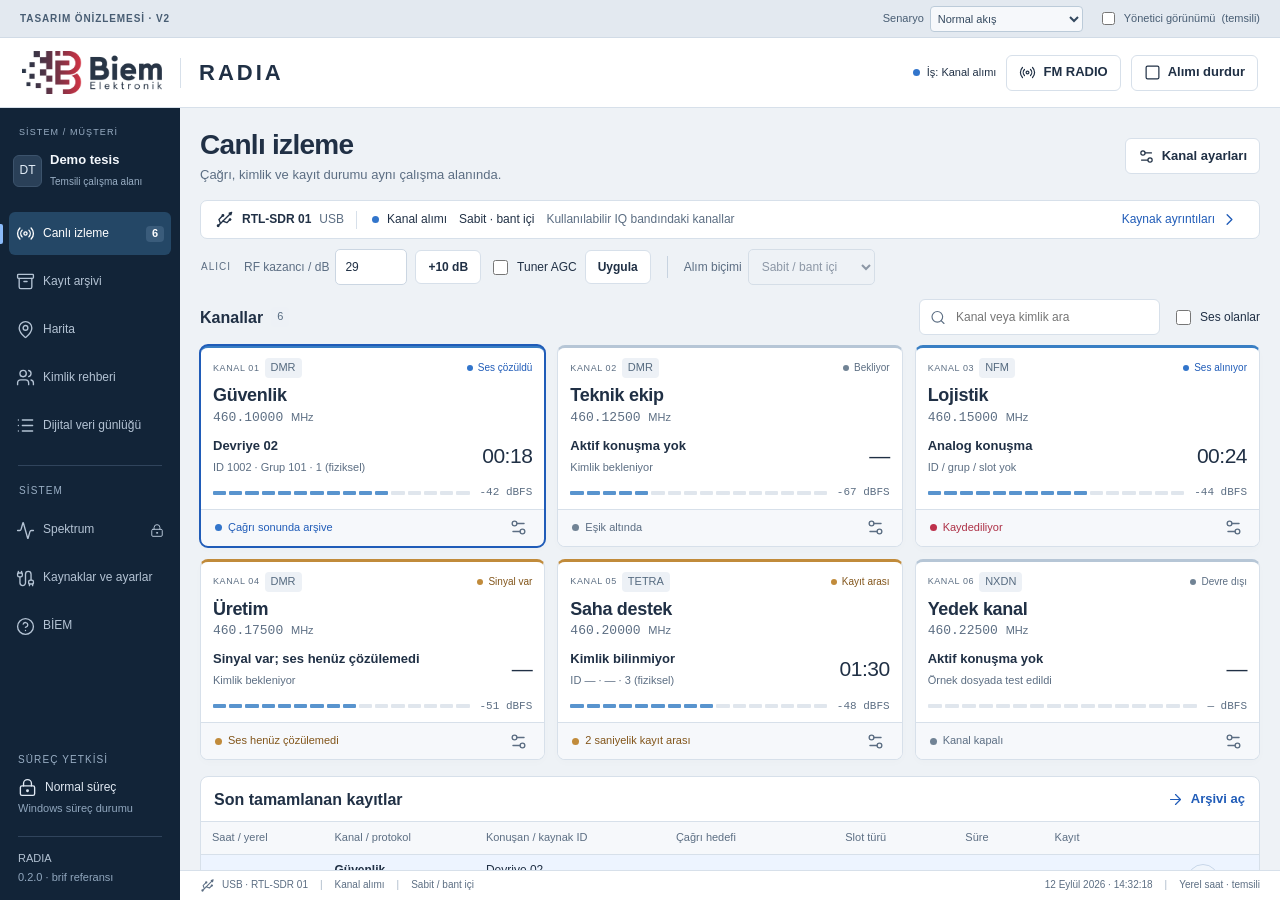
<file: docs/ui/index.html>
<!doctype html>
<html lang="tr">
<head>
  <meta charset="utf-8">
  <meta name="viewport" content="width=device-width,initial-scale=1">
  <title>BIEM Radia — Operasyon / Güncel tasarım</title>
  <link rel="icon" href="assets/biem-amblem.png">
  <link rel="stylesheet" href="radia.css">
  <script src="assets/icons.js" defer></script>
  <script src="assets/map-data.js" defer></script>
  <script src="radia.js" defer></script>
</head>
<body>
  <div class="design-bar">
    <span><b>TASARIM ÖNİZLEMESİ · V2</b><span class="design-note"> Temsili veri · Alıcı, gerçek ses ve çevrimiçi harita bağlantısı yok</span></span>
    <div class="demo-controls">
      <label>Senaryo <select id="demo-scenario" aria-label="Tasarım senaryosu"><option value="normal">Normal akış</option><option value="simplex">DMR özel / çözücü kanalı</option><option value="scan">Tarama sırası</option><option value="file-error">Kayıt okuma hatası</option><option value="missing">Cihaz bulunamadı</option><option value="busy">Cihaz başka uygulamada</option><option value="map-empty">Konum yok</option><option value="map-stale">Eski konum</option><option value="map-tile">Eksik harita karosu</option></select></label>
      <label><input type="checkbox" id="demo-admin"> Yönetici görünümü <span>(temsili)</span></label>
    </div>
  </div>
  <div class="app-shell">
    <header class="app-header">
      <div class="brand"><img src="assets/biem-logo.png" alt="Biem Elektronik"><span class="brand-divider"></span><strong>RADIA</strong><span class="product-name">İzleme ve kayıt</span></div>
      <div class="header-right"><span class="health"><i class="dot blue"></i><span id="global-status"></span></span><button class="button" data-action="fm-panel" id="fm-toggle" aria-expanded="false"><i data-icon="Radio"></i>FM RADIO</button><button class="button" id="receiver-toggle"></button></div>
    </header>
    <aside class="sidebar">
      <div class="workspace-label">SİSTEM / MÜŞTERİ</div>
      <div class="workspace-name"><span class="workspace-avatar">DT</span><span><strong>Demo tesis</strong><small>Temsili çalışma alanı</small></span></div>
      <nav class="navigation" aria-label="Ana gezinme">
        <button data-view="live" title="Canlı izleme"><i data-icon="Radio"></i><span>Canlı izleme</span><b class="nav-count">6</b></button>
        <button data-view="archive" title="Kayıt arşivi"><i data-icon="Archive"></i><span>Kayıt arşivi</span></button>
        <button data-view="map" title="Harita"><i data-icon="MapPin"></i><span>Harita</span><small>DEMO</small></button>
        <button data-view="directory" title="Kimlik rehberi"><i data-icon="Users"></i><span>Kimlik rehberi</span></button>
        <button data-view="logs" title="Dijital veri günlüğü"><i data-icon="List"></i><span>Dijital veri günlüğü</span></button>
        <div class="nav-divider"></div><span class="nav-label">SİSTEM</span>
        <button data-view="spectrum" title="Yönetici spektrumu"><i data-icon="Activity"></i><span>Spektrum</span><i data-icon="LockKeyhole"></i></button>
        <button data-view="sources" title="Kaynaklar ve ayarlar"><i data-icon="Cable"></i><span>Kaynaklar ve ayarlar</span></button>
        <button data-view="about" title="BIEM hakkında"><i data-icon="CircleHelp"></i><span>BİEM</span></button>
      </nav>
      <div class="sidebar-bottom"><span class="sidebar-kicker">SÜREÇ YETKİSİ</span><div id="permission-state"></div><small>Windows süreç durumu</small><div class="sidebar-version">RADIA <span>0.2.0 · brif referansı</span></div></div>
    </aside>
    <main id="main" tabindex="-1"></main>
    <footer class="system-footer"><span id="footer-state"></span><span>12 Eylül 2026 · 14:32:18 <span class="footer-divider">|</span> Yerel saat · temsili</span></footer>
  </div>
  <aside id="fm-panel" class="fm-panel" hidden aria-label="FM RADIO paneli"></aside>
  <dialog id="drawer" class="drawer" aria-labelledby="drawer-title"></dialog>
  <dialog id="confirmation" class="confirmation" aria-labelledby="confirmation-title"></dialog>
  <div class="toast" id="toast" role="status" aria-live="polite"></div>
</body>
</html>
</file>
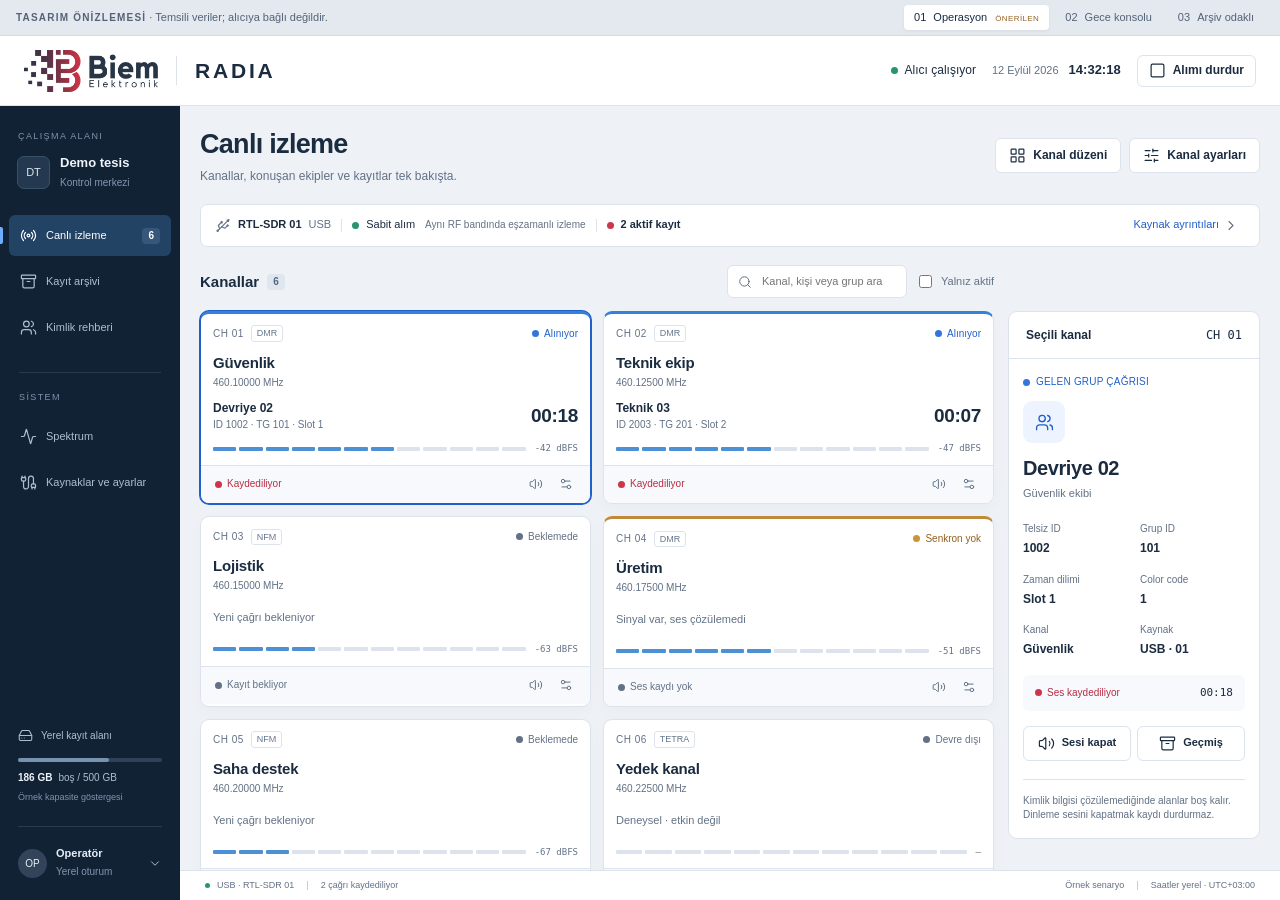
<file: docs/design-handoff-2026-09-12/onceki-tasarim.html>
<!doctype html>
<html lang="tr">
<head>
  <meta charset="utf-8">
  <meta name="viewport" content="width=device-width,initial-scale=1">
  <title>BIEM Radia — Operatör Konsolu / Tasarım önizlemesi</title>
  <style>:root{font-family:'Segoe UI',Inter,Arial,sans-serif;color-scheme:light;--bg:#eef2f6;--surface:#fff;--surface-alt:#f7f9fc;--ink:#1b2c40;--muted:#627186;--line:#dce3ec;--brand:#ad304a;--blue:#215fca;--blue-bg:#edf4ff;--green:#127356;--green-bg:#e8f5ef;--amber:#926018;--amber-bg:#fff5e3;--red:#b62e44;--red-bg:#fff0f2;--rail:#122235;--rail-ink:#aebed1;--shadow:0 5px 16px #14253c06;--radius:9px;font-synthesis:none}
*{box-sizing:border-box}body{margin:0;background:var(--bg);color:var(--ink);font-size:14px;line-height:1.4}button,input,select{font:inherit}button{cursor:pointer}button:disabled{cursor:not-allowed;opacity:.5}button,input,select{outline:none}button:focus-visible,input:focus-visible,select:focus-visible,[tabindex]:focus-visible{outline:3px solid #5997fa;outline-offset:3px}button{color:inherit}svg.icon{width:19px;height:19px;stroke:currentColor;stroke-width:1.7;fill:none;stroke-linecap:round;stroke-linejoin:round;flex-shrink:0;vertical-align:middle}button .icon{width:17px;height:17px}button{border:0;background:none}strong,b{font-weight:600}small{font-size:12px}h1,h2,h3,p{margin:0}h1{font-size:27px;font-weight:650;letter-spacing:-.7px}h2{font-size:15px;font-weight:650}h3{font-size:17px;font-weight:650}.muted{color:var(--muted)}.mono{font-variant-numeric:tabular-nums;font-family:'Cascadia Code','Consolas',monospace;font-size:12px}.design-bar{height:36px;background:#e4e9ef;border-bottom:1px solid #d3dae4;padding:0 20px;display:flex;align-items:center;justify-content:space-between;color:#546277;font-size:11px;gap:12px}.design-bar b{font-size:10px;letter-spacing:1.2px}.directions{display:flex;gap:6px;height:100%;align-items:center}.directions button{font-size:11px;padding:5px 10px;border-radius:4px;white-space:nowrap}.directions button[aria-pressed=true]{background:#fff;color:#182b43;box-shadow:0 1px 3px #12223510}.directions button span{margin-left:4px}.directions small{font-size:8px;color:#956126;letter-spacing:.4px;margin-left:8px}.app-shell{height:calc(100vh - 36px);min-height:550px;display:grid;grid-template-columns:208px minmax(0,1fr);grid-template-rows:70px minmax(0,1fr) 30px;grid-template-areas:'header header' 'sidebar main' 'sidebar footer'}.app-header{grid-area:header;background:var(--surface);border-bottom:1px solid var(--line);display:flex;align-items:center;justify-content:space-between;padding:0 24px;gap:20px}.brand{display:flex;align-items:center;gap:18px;white-space:nowrap}.brand img{width:134px;height:42px;object-fit:contain}.brand-divider{height:29px;width:1px;background:var(--line)}.brand>strong{font-size:21px;letter-spacing:2.8px;font-weight:700}.product-name{color:var(--muted);font-size:12px;border-left:1px solid var(--line);padding-left:18px}.header-right{display:flex;gap:22px;align-items:center;white-space:nowrap;font-size:12px}.health{display:flex;align-items:center;gap:7px}.dot{display:inline-block;width:7px;height:7px;border-radius:50%;background:var(--muted);flex-shrink:0}.dot.green{background:#279473}.dot.red{background:#cd354d}.dot.blue{background:#3474db}.dot.amber{background:#cf9239}.local-time{color:var(--muted);font-size:11px}.local-time b{color:var(--ink);font-size:13px;margin-left:7px;font-variant-numeric:tabular-nums}.button{display:inline-flex;justify-content:center;align-items:center;gap:7px;padding:8px 13px;border:1px solid var(--line);background:var(--surface);border-radius:6px;white-space:nowrap;font-size:12px;font-weight:550;min-height:35px}.button:hover{background:var(--surface-alt);border-color:#acbacd}.button.primary{background:var(--blue);border-color:var(--blue);color:#fff}.button.primary:hover{filter:brightness(1.06)}.button.danger{background:var(--red);border-color:var(--red);color:#fff}.button.subtle{background:transparent;border-color:transparent;color:var(--blue)}.button.compact{padding:6px 11px;min-height:32px}.icon-button{display:inline-flex;align-items:center;justify-content:center;min-width:30px;min-height:30px;border-radius:5px;color:var(--muted)}.icon-button:hover{background:var(--blue-bg);color:var(--blue)}.sidebar{grid-area:sidebar;background:var(--rail);color:var(--rail-ink);display:flex;flex-direction:column;padding:24px 13px 0}.workspace-label{font-size:9px;letter-spacing:1.4px;padding-left:9px;color:#8194ad}.workspace-name{display:flex;align-items:center;gap:10px;padding:11px 8px 24px}.workspace-name strong{font-size:13px;color:#f0f4fa;display:block}.workspace-name small{font-size:10px;color:#8498b2}.workspace-avatar{width:33px;height:33px;display:grid;place-items:center;background:#24394f;border:1px solid #375169;border-radius:7px;font-size:11px;color:#dbe5f0;flex-shrink:0}.navigation{display:flex;flex-direction:column;gap:5px}.navigation>button{display:flex;align-items:center;gap:11px;text-align:left;padding:12px 11px;border-radius:6px;color:var(--rail-ink);font-size:12px;position:relative}.navigation>button:hover{background:#1d324a;color:#fff}.navigation>button.selected{background:#234365;color:#fff}.navigation>button.selected:before{content:'';position:absolute;width:3px;height:17px;left:-13px;background:#70adff;border-radius:0 2px 2px 0}.nav-count{font-size:10px;background:#365779;border-radius:4px;padding:1px 6px;margin-left:auto}.nav-divider{height:1px;background:#2a3a4d;margin:19px 10px 13px}.nav-label{font-size:9px;letter-spacing:1.4px;padding:0 10px 7px;color:#8194ad}.sidebar-bottom{margin-top:auto;padding:22px 9px 0}.storage-label{display:flex;align-items:center;gap:8px;font-size:10px}.storage-label .icon{width:15px}.storage-track{height:4px;background:#304258;margin:13px 0 9px;border-radius:2px}.storage-track span{display:block;width:63%;height:100%;background:#7693b2;border-radius:2px}.storage-caption{display:flex;gap:6px;font-size:10px}.storage-caption strong{color:#eef3fa}.sidebar-note{font-size:9px;color:#8194ad;margin-top:6px}.operator{display:flex;align-items:center;gap:9px;border-top:1px solid #2b3c50;margin-top:22px;padding:19px 0}.operator-avatar{background:#334359;color:#e9eff7;width:29px;height:29px;border-radius:50%;display:grid;place-items:center;font-size:10px}.operator strong{display:block;font-size:11px;color:#e5edf8}.operator small{font-size:10px;color:#8296af}.operator>.icon{width:14px;margin-left:auto}main{grid-area:main;min-width:0;overflow:auto;padding:24px 26px 20px}.page-heading{display:flex;align-items:center;justify-content:space-between;gap:16px;margin-bottom:19px}.page-heading p{font-size:12px;color:var(--muted);margin-top:4px}.heading-actions{display:flex;gap:8px;align-items:center}.source-strip{display:flex;align-items:center;gap:15px;background:var(--surface);border:1px solid var(--line);border-radius:7px;padding:11px 14px;margin-bottom:18px;font-size:11px}.source-strip strong{font-size:11px}.source-strip .icon{width:16px;color:var(--muted)}.source-chip{display:flex;align-items:center;gap:7px}.source-separator{height:13px;width:1px;background:var(--line)}.source-caption{color:var(--muted)}.source-link{margin-left:auto;color:var(--blue);display:flex;align-items:center;gap:4px;font-size:11px}.live-workspace{display:grid;grid-template-columns:minmax(0,1fr) 280px;gap:18px;align-items:start}.channel-area{min-width:0}.section-toolbar{display:flex;justify-content:space-between;align-items:center;margin-bottom:12px;gap:12px;min-height:34px}.section-label{display:flex;align-items:center;gap:8px}.count-badge{background:#dfe6ef;color:#536780;font-size:10px;font-weight:600;padding:1px 6px;border-radius:4px}.search{display:flex;align-items:center;gap:8px;border:1px solid var(--line);border-radius:6px;background:var(--surface);padding:7px 10px;color:var(--muted);min-width:180px}.search input{border:0;background:transparent;color:var(--ink);font-size:11px;width:100%;outline-offset:6px;min-width:0}.search .icon{width:14px;height:14px}.toolbar-filters{display:flex;align-items:center;gap:12px}.checkbox{display:flex;align-items:center;gap:6px;font-size:11px;white-space:nowrap;color:var(--muted)}.checkbox input{accent-color:var(--blue);width:13px;height:13px}.channel-grid{display:grid;grid-template-columns:repeat(2,minmax(0,1fr));gap:12px}.channel-card{background:var(--surface);border:1px solid var(--line);border-radius:var(--radius);box-shadow:var(--shadow);min-width:0;position:relative;overflow:hidden}.channel-card.selected{border-color:var(--blue);box-shadow:0 0 0 1px var(--blue)}.channel-card.receiving{border-top:3px solid #3482d7}.channel-card.warning{border-top:3px solid #c18a3b}.card-main{display:block;width:100%;text-align:left;padding:13px 14px 0;cursor:pointer}.card-top{display:flex;align-items:center;gap:7px;margin-bottom:9px;min-height:18px}.channel-number{font-size:10px;color:var(--muted);letter-spacing:.5px}.mode-badge{font-size:9px;color:#63758b;border:1px solid var(--line);padding:1px 5px;border-radius:3px}.state-badge{margin-left:auto;font-size:10px;display:flex;align-items:center;gap:5px;color:var(--muted);white-space:nowrap}.state-badge.rx{color:var(--blue)}.state-badge.warning{color:var(--amber)}.card-name{font-size:16px;font-weight:650;letter-spacing:-.2px;overflow:hidden;text-overflow:ellipsis;white-space:nowrap}.frequency{color:var(--muted);font-size:10px;margin-top:3px;font-variant-numeric:tabular-nums}.card-identity{display:flex;justify-content:space-between;gap:8px;align-items:center;margin:12px 0 10px;min-height:30px}.caller-name{font-weight:600;font-size:12px}.caller-meta{font-size:10px;color:var(--muted);margin-top:2px}.call-timer{font-size:19px;letter-spacing:-.3px;font-variant-numeric:tabular-nums;font-weight:550}.idle-label{font-size:11px;color:var(--muted)}.meter{height:4px;display:flex;gap:3px;align-items:center;flex:1;min-width:15px}.meter span{height:4px;flex:1;background:var(--line);border-radius:1px}.meter span.on{background:#4c91d6}.signal-row{display:flex;align-items:center;gap:9px;padding-bottom:10px}.signal-row .mono{font-size:9px;color:var(--muted);white-space:nowrap}.card-footer{display:flex;align-items:center;justify-content:space-between;padding:7px 11px 7px 14px;border-top:1px solid var(--line);background:var(--surface-alt);min-height:36px;font-size:10px}.record-status{display:flex;align-items:center;gap:5px}.card-footer .icon-button{min-height:23px;min-width:25px}.card-footer .icon{width:14px;height:14px}.card-footer>div{display:flex;align-items:center;gap:4px}.record-status.active{color:var(--red)}.detail-panel{background:var(--surface);border:1px solid var(--line);border-radius:var(--radius);overflow:hidden;margin-top:46px;min-width:0}.detail-header{display:flex;align-items:center;justify-content:space-between;padding:15px 17px;border-bottom:1px solid var(--line);font-size:11px}.detail-header strong{font-size:12px}.detail-body{padding:20px 18px}.detail-eyebrow{display:flex;align-items:center;gap:6px;color:var(--blue);font-size:10px;letter-spacing:.2px;margin-bottom:12px}.avatar-call{background:var(--blue-bg);color:var(--blue);width:42px;height:42px;display:grid;place-items:center;border-radius:9px;margin-bottom:11px}.detail-body h3{font-size:22px;letter-spacing:-.4px}.detail-subtitle{color:var(--muted);font-size:11px;margin:4px 0 20px}.detail-grid{display:grid;grid-template-columns:1fr 1fr;gap:16px 12px}.detail-grid dt{font-size:10px;color:var(--muted);margin-bottom:4px}.detail-grid dd{font-size:12px;margin:0;font-weight:550}.detail-note{color:var(--muted);font-size:10px;border-top:1px solid var(--line);padding-top:14px;margin-top:18px}.detail-record{margin-top:17px;padding:10px 12px;background:var(--surface-alt);border-radius:6px;display:flex;align-items:center;justify-content:space-between;font-size:10px}.detail-record .mono{font-size:11px}.detail-actions{display:flex;gap:6px;margin-top:15px}.detail-actions .button{flex:1;font-size:11px;padding:7px 8px}.recent-panel{background:var(--surface);border:1px solid var(--line);border-radius:var(--radius);margin-top:19px;overflow:hidden}.panel-heading{display:flex;align-items:center;justify-content:space-between;padding:14px 17px;border-bottom:1px solid var(--line);gap:14px}.panel-heading .button{font-size:11px;padding:0;min-height:20px}.panel-heading .section-label h2{font-size:13px}.table-wrap{overflow:auto}table{border-collapse:collapse;width:100%;font-size:11px;text-align:left;white-space:nowrap}th{background:var(--surface-alt);font-weight:500;color:var(--muted);font-size:10px;padding:10px 16px;border-bottom:1px solid var(--line)}td{padding:10px 16px;border-bottom:1px solid var(--line);height:43px;font-variant-numeric:tabular-nums}tbody tr:last-child td{border-bottom:0}tbody tr:hover td{background:var(--surface-alt)}tbody tr.selected td{background:var(--blue-bg)}.table-channel{font-weight:600;font-size:11px}.table-channel small{color:var(--muted);font-weight:400;font-size:9px;margin-left:7px}.table-status{display:flex;align-items:center;gap:5px;font-size:10px;color:var(--green)}.row-play{height:26px;width:26px;border-radius:50%;background:var(--blue-bg);color:var(--blue);display:grid;place-items:center}.row-play .icon{width:12px;height:12px;margin-left:1px}.system-footer{grid-area:footer;border-top:1px solid var(--line);background:var(--surface);display:flex;justify-content:space-between;align-items:center;padding:0 25px;font-size:9px;color:var(--muted);gap:15px}.system-footer>span{display:flex;gap:7px;align-items:center}.system-footer .dot{height:5px;width:5px}.footer-divider{margin:0 5px;color:#b2bdca}.empty{padding:35px 20px;text-align:center;color:var(--muted);grid-column:1/-1;border:1px dashed var(--line);border-radius:7px}.empty strong{display:block;color:var(--ink);font-size:15px;margin-bottom:5px}.archive-filters{display:flex;align-items:end;gap:12px;margin-bottom:18px;padding:15px;background:var(--surface);border:1px solid var(--line);border-radius:8px}.field{display:flex;flex-direction:column;gap:6px;font-size:11px;min-width:0;color:var(--muted)}.field input,.field select{border:1px solid var(--line);border-radius:5px;padding:8px 9px;min-height:35px;background:var(--surface);color:var(--ink);min-width:0}.field.grow{flex:1}.field input:disabled,.field select:disabled{background:var(--surface-alt)}.field-row{display:grid;grid-template-columns:1fr 1fr;gap:12px}.archive-workspace{display:grid;grid-template-columns:minmax(0,1fr) 285px;gap:18px;align-items:start}.archive-workspace .recent-panel{margin-top:0}.archive-workspace .detail-panel{margin-top:0}.archive-stats{display:flex;gap:15px;align-items:center;font-size:11px;color:var(--muted)}.archive-stats b{color:var(--ink)}.archive-caption{padding:11px 16px;font-size:10px;color:var(--muted);border-top:1px solid var(--line)}.player{border:1px solid var(--line);border-radius:9px;background:var(--surface);margin-top:18px;overflow:hidden}.player-info{padding:16px 18px;display:flex;align-items:center;justify-content:space-between}.player-info h2{font-size:13px}.player-info p{font-size:10px;color:var(--muted);margin-top:3px}.waveform{position:relative;height:92px;margin:0 20px;display:flex;align-items:center;gap:3px;background:repeating-linear-gradient(90deg,transparent,transparent calc(25% - 1px),var(--line) calc(25% - 1px),var(--line) 25%);overflow:hidden}.waveform span{display:block;width:3px;flex:1;background:#8db2de;border-radius:1px;min-width:1px;max-width:6px}.waveform .playhead{position:absolute;left:28%;top:0;height:100%;width:1px;background:var(--blue)}.wave-labels{display:flex;justify-content:space-between;margin:5px 20px 10px;font-size:9px;color:var(--muted);font-variant-numeric:tabular-nums}.player-controls{border-top:1px solid var(--line);display:flex;gap:13px;align-items:center;padding:12px 18px;background:var(--surface-alt);font-size:11px}.player-controls input[type=range]{accent-color:var(--blue);flex:1;min-width:50px}.player-controls .button{min-height:32px}.player-note{font-size:9px;color:var(--muted);margin-left:auto}.notice{padding:13px 15px;border:1px solid #e7cb9a;background:var(--amber-bg);color:var(--amber);border-radius:7px;display:flex;gap:10px;align-items:center;font-size:12px;margin-bottom:18px}.notice p{margin-top:3px;font-size:11px}.notice .button{margin-left:auto}.spectrum-chart{height:265px;background:#142336;border-radius:7px 7px 0 0;padding:15px 22px;color:#a3b4ca}.spectrum-chart svg{width:100%;height:100%;overflow:visible}.chart-waterfall{height:170px;background:#111d2e;padding:15px 22px;display:grid;gap:2px;overflow:hidden;border-radius:0 0 7px 7px}.waterfall-row{height:3px;background:linear-gradient(90deg,#16334e 8%,#236b80 11%,#27668f 12%,#16334e 15%,#16334e 33%,#477ab6 36%,#75d7d4 37%,#266384 39%,#16334e 43%,#16334e 70%,#5085bd 72%,#19405d 75%);opacity:.65}.chart-caption{display:flex;justify-content:space-between;font-size:10px;color:var(--muted);margin-top:12px}.source-cards{display:grid;grid-template-columns:repeat(2,minmax(0,1fr));gap:18px;max-width:1000px}.source-card{background:var(--surface);border:1px solid var(--line);border-radius:9px;padding:20px}.source-card-title{display:flex;align-items:center;gap:10px;margin-bottom:12px}.source-card-title .icon{color:var(--blue)}.source-card>p{font-size:12px;color:var(--muted);margin:10px 0 20px;max-width:420px}.source-card .detail-grid{margin:20px 0}.settings-help{font-size:12px;color:var(--muted);margin-top:22px;max-width:850px;line-height:1.8}.settings-help strong{color:var(--ink)}dialog{color:var(--ink);background:var(--surface);border:1px solid var(--line);box-shadow:0 10px 70px #06182f35;padding:0}dialog::backdrop{background:#10223b55}.drawer{height:100vh;max-height:100vh;margin:0 0 0 auto;max-width:100vw;width:430px;border-radius:0;border-right:0}.drawer-top{display:flex;align-items:center;justify-content:space-between;padding:22px;border-bottom:1px solid var(--line)}.drawer-top h2{font-size:19px}.drawer-content{padding:22px;display:flex;flex-direction:column;gap:20px}.drawer-content .notice{font-size:11px;margin:0}.drawer-footer{display:flex;gap:8px;justify-content:flex-end;border-top:1px solid var(--line);padding:17px 22px}.helper{font-size:10px;color:var(--muted);line-height:1.6}.field small{color:var(--muted);font-size:10px}.confirmation{border-radius:12px;max-width:440px;width:calc(100vw - 40px);padding:25px}.confirmation h2{font-size:20px}.confirmation p{font-size:12px;color:var(--muted);line-height:1.8;margin:15px 0 22px}.confirmation-actions{display:flex;justify-content:flex-end;gap:8px}.toast{position:fixed;bottom:48px;left:50%;transform:translateX(-50%);background:#19344f;color:#fff;box-shadow:0 8px 24px #12223525;border-radius:7px;font-size:12px;padding:13px 20px;z-index:20;opacity:0;pointer-events:none;max-width:90vw;transition:opacity .15s}.toast.visible{opacity:1}.review-timeline{background:var(--surface);border:1px solid var(--line);border-radius:9px;margin-bottom:18px;overflow:hidden}.timeline-top{padding:13px 17px;border-bottom:1px solid var(--line);display:flex;align-items:center;justify-content:space-between;font-size:11px}.timeline-track{display:grid;grid-template-columns:115px 1fr;gap:12px;padding:9px 17px;align-items:center;font-size:10px;border-bottom:1px solid var(--line)}.timeline-track:last-child{border-bottom:0}.timeline-track-area{height:18px;background:repeating-linear-gradient(90deg,transparent,transparent calc(25% - 1px),var(--line) calc(25% - 1px),var(--line) 25%);position:relative}.timeline-block{position:absolute;height:12px;top:3px;border-radius:2px;background:#6c99d6}.timeline-block.burgundy{background:#bd7385}.review-timeline .muted{font-size:10px}.small-pill{padding:4px 7px;background:var(--blue-bg);color:var(--blue);border-radius:4px;font-size:10px}.directory-note{padding:15px 0;font-size:11px;color:var(--muted)}
body[data-theme=night]{color-scheme:dark;--bg:#101a29;--surface:#182637;--surface-alt:#1c2c3f;--ink:#e6eef7;--muted:#a0afc2;--line:#304259;--blue:#7eb7fa;--blue-bg:#263e5c;--green:#7dcead;--green-bg:#1d403a;--amber:#efc27f;--amber-bg:#3b3224;--red:#f897a5;--red-bg:#412d3a;--rail:#0d1623;--shadow:none}.design-bar{color-scheme:light}body[data-theme=night] .brand img{background:#fff;border-radius:3px;padding:4px}body[data-theme=night] .button.primary{background:#2868b7;border-color:#3479ce;color:#fff}body[data-theme=night] .button.danger{background:#ae3047;border-color:#ae3047;color:#fff}body[data-theme=night] .live-workspace{grid-template-columns:minmax(0,1fr)}body[data-theme=night] .live-workspace>.detail-panel{display:none}body[data-theme=night] .channel-grid{grid-template-columns:repeat(3,minmax(0,1fr));gap:15px}body[data-theme=night] .card-main{padding:17px 18px 0}body[data-theme=night] .card-name{font-size:19px}body[data-theme=night] .card-identity{margin:17px 0}body[data-theme=night] .call-timer{font-size:23px}body[data-theme=night] .count-badge{background:#2d425d;color:#bdd1e9}body[data-theme=night] .source-link{color:#8ebfff}body[data-theme=night] .card-footer{padding-top:9px;padding-bottom:9px}body[data-theme=review]{--bg:#f3f3f1;--blue:#8e3651;--blue-bg:#f7edf1;--rail:#28303a}.night-detail-button{display:none}body[data-theme=night] .night-detail-button{display:inline-flex}
@media(min-width:1760px){.channel-grid{grid-template-columns:repeat(3,minmax(0,1fr))}.live-workspace{grid-template-columns:minmax(0,1fr) 310px}.card-main{padding:17px 17px 0}.card-name{font-size:18px}.card-identity{margin:16px 0}.detail-body{padding:25px 22px}.recent-panel{margin-top:22px}td{height:48px}.app-shell{grid-template-columns:218px minmax(0,1fr)}}
@media(max-width:1430px){.app-shell{grid-template-columns:180px minmax(0,1fr)}.sidebar{padding-left:9px;padding-right:9px}.navigation>button{font-size:11px;gap:9px}.navigation>button.selected:before{left:-9px}main{padding:20px}.live-workspace{grid-template-columns:minmax(0,1fr) 252px;gap:14px}.product-name{display:none}.source-caption{font-size:10px}.header-right{gap:16px}.toolbar-filters{gap:8px}.section-toolbar .search{min-width:160px;width:180px}.archive-workspace{grid-template-columns:minmax(0,1fr) 250px}.archive-workspace td,.archive-workspace th{padding:10px}.archive-workspace .detail-grid{gap:12px}.source-strip{gap:10px}.card-main{padding:11px 12px 0}.card-identity{margin:10px 0}.card-name{font-size:15px}.detail-body{padding:16px 14px}.detail-body h3{font-size:20px}.design-bar{padding:0 16px}}
@media(max-width:1160px){.app-shell{grid-template-columns:155px minmax(0,1fr)}.navigation>button{font-size:10px;gap:7px;padding:11px 7px}.workspace-name{padding-left:4px;gap:7px}.workspace-name strong{font-size:11px}.workspace-name small{font-size:9px}.workspace-avatar{width:27px;height:30px}.sidebar-bottom{padding:10px 5px 0}.app-header{padding:0 18px}.header-right{gap:12px}.local-time{display:none}.live-workspace{grid-template-columns:1fr}.live-workspace>.detail-panel{display:none}.channel-grid{grid-template-columns:repeat(3,minmax(0,1fr))}.night-detail-button{display:inline-flex}.archive-workspace{grid-template-columns:1fr}.archive-workspace>.detail-panel{display:none}.source-caption{display:none}.design-note{display:none}.archive-filters{gap:8px}.archive-filters .field{font-size:10px}.system-footer{font-size:8px;padding:0 18px}.heading-actions .button{font-size:11px}.player-note{max-width:170px;text-align:right}.card-identity{min-height:38px}.card-name{font-size:14px}.caller-name{font-size:11px}.call-timer{font-size:17px}.card-footer{font-size:9px}.state-badge{font-size:9px}.source-cards{gap:13px}}
@media(max-width:900px){.app-shell{grid-template-columns:64px minmax(0,1fr)}.workspace-label,.workspace-name,.navigation>button>span,.nav-count,.nav-label,.sidebar-bottom{display:none}.sidebar{padding:20px 8px}.navigation>button{justify-content:center;padding:12px}.navigation>button.selected:before{left:-8px}.nav-divider{margin:13px 8px}.brand img{width:106px;height:34px}.brand{gap:12px}.brand>strong{font-size:18px}.health{font-size:10px}.header-right{gap:8px}.channel-grid,body[data-theme=night] .channel-grid{grid-template-columns:repeat(2,minmax(0,1fr))}.page-heading{align-items:start}.page-heading h1{font-size:24px}.page-heading p{font-size:11px}.design-bar{font-size:9px}.directions button{font-size:10px;padding:5px 7px}.directions small{display:none}.archive-filters{flex-wrap:wrap}.archive-filters .field.grow{min-width:200px}.source-cards{grid-template-columns:1fr}.system-footer>span:last-child{display:none}}
@media(max-width:620px){.app-header .health{display:none}.brand img{width:86px}.brand>strong{font-size:15px}.brand{gap:8px}.app-header{padding:0 11px}.header-right .button{font-size:10px;padding:5px 7px}.design-bar{height:auto;min-height:46px;align-items:start;flex-direction:column;padding:6px 10px;gap:3px}.design-bar>b{font-size:9px}.app-shell{height:calc(100vh - 58px);grid-template-rows:60px minmax(0,1fr) 28px}.page-heading{flex-direction:column}.heading-actions{width:100%}.channel-grid,body[data-theme=night] .channel-grid{grid-template-columns:1fr}.source-strip{flex-wrap:wrap;gap:6px}.source-separator{display:none}.source-link{margin-left:0}.section-toolbar{align-items:start;gap:8px;flex-wrap:wrap}.toolbar-filters{width:100%}.section-toolbar .search{flex:1}.player-controls{gap:6px;flex-wrap:wrap}.player-note{display:none}main{padding:16px}.notice{align-items:start;flex-wrap:wrap}.notice .button{margin-left:0}.source-card{padding:15px}}
.archive-main{min-width:0}.archive-main .table-wrap{max-height:clamp(160px,calc(100vh - 600px),440px)}.archive-main thead th{position:sticky;top:0;z-index:1}.archive-main .waveform{height:66px}.archive-main .waveform span{max-height:61px}.archive-main .player-info{padding:12px 17px}.archive-main .player-controls{padding:10px 17px}
body[data-theme=review] .archive-main .table-wrap{max-height:clamp(130px,calc(100vh - 780px),320px)}body[data-theme=review] .timeline-top{padding:7px 17px}body[data-theme=review] .timeline-track{padding:1px 17px}body[data-theme=review] .archive-filters{margin-bottom:14px}body[data-theme=review] .player-info{padding:10px 17px}
body[data-theme=night] .card-identity{margin:12px 0}body[data-theme=night] .card-main{padding-top:15px}body[data-theme=night] .mode-badge{color:var(--muted);border-color:#42546b}
.channel-area .recent-panel{margin-top:18px}.channel-area .recent-panel .panel-heading{padding:11px 13px}.channel-area .recent-panel th{padding:8px 12px}.channel-area .recent-panel td{padding:8px 12px;height:35px}.channel-area .recent-panel .table-status .icon{width:15px;height:15px}.channel-area .recent-panel .row-play{height:24px;width:24px}
@media(min-width:1281px){.channel-grid{grid-template-columns:repeat(3,minmax(0,1fr))}}
@media(prefers-reduced-motion:reduce){*{transition:none!important;scroll-behavior:auto!important}}
</style>


</head>
<body data-theme="operations">
  <div class="design-bar">
    <span><b>TASARIM ÖNİZLEMESİ</b><span class="design-note"> · Temsili veriler; alıcıya bağlı değildir.</span></span>
    <div class="directions" aria-label="Tasarım yönü">
      <button data-direction="operations" aria-pressed="true">01 <span>Operasyon</span><small>ÖNERİLEN</small></button>
      <button data-direction="night" aria-pressed="false">02 <span>Gece konsolu</span></button>
      <button data-direction="review" aria-pressed="false">03 <span>Arşiv odaklı</span></button>
    </div>
  </div>
  <div class="app-shell">
    <header class="app-header">
      <div class="brand"><img src="[data-uri]" alt="Biem Elektronik"><span class="brand-divider"></span><strong>RADIA</strong><span class="product-name">İzleme ve kayıt</span></div>
      <div class="header-right"><span class="health"><i class="dot green"></i><span id="global-status">Alıcı çalışıyor</span></span><span class="local-time">12 Eylül 2026 <b>14:32:18</b></span><button class="button compact" id="receiver-toggle"></button></div>
    </header>
    <aside class="sidebar">
      <div class="workspace-label">ÇALIŞMA ALANI</div>
      <div class="workspace-name"><span class="workspace-avatar">DT</span><span><strong>Demo tesis</strong><small>Kontrol merkezi</small></span></div>
      <nav class="navigation" aria-label="Ana gezinme">
        <button data-view="live" class="selected"><i data-icon="Radio"></i><span>Canlı izleme</span><b class="nav-count">6</b></button>
        <button data-view="archive"><i data-icon="Archive"></i><span>Kayıt arşivi</span></button>
        <button data-view="directory"><i data-icon="Users"></i><span>Kimlik rehberi</span></button>
        <div class="nav-divider"></div><span class="nav-label">SİSTEM</span>
        <button data-view="spectrum"><i data-icon="Activity"></i><span>Spektrum</span></button>
        <button data-view="sources"><i data-icon="Cable"></i><span>Kaynaklar ve ayarlar</span></button>
      </nav>
      <div class="sidebar-bottom">
        <div class="storage-label"><i data-icon="HardDrive"></i><span>Yerel kayıt alanı</span></div>
        <div class="storage-track"><span></span></div><div class="storage-caption"><strong>186 GB</strong><span>boş / 500 GB</span></div>
        <div class="sidebar-note">Örnek kapasite göstergesi</div>
        <div class="operator"><span class="operator-avatar">OP</span><span><strong>Operatör</strong><small>Yerel oturum</small></span><i data-icon="ChevronDown"></i></div>
      </div>
    </aside>
    <main id="main" tabindex="-1"></main>
    <footer class="system-footer"><span><i class="dot green"></i><span id="footer-state">USB · RTL-SDR 01</span><span class="footer-divider">|</span><span id="footer-recording">2 çağrı kaydediliyor</span></span><span>Örnek senaryo <span class="footer-divider">|</span> Saatler yerel · UTC+03:00</span></footer>
  </div>
  <dialog id="drawer" class="drawer" aria-labelledby="drawer-title"></dialog>
  <dialog id="confirmation" class="confirmation" aria-labelledby="confirmation-title"></dialog>
  <div class="toast" id="toast" role="status" aria-live="polite"></div>
<script>/* Lucide icons; ISC license in LUCIDE-LICENSE. */
window.RADIA_ICONS = {"Radio":[["path",{"d":"M16.247 7.761a6 6 0 0 1 0 8.478"}],["path",{"d":"M19.075 4.933a10 10 0 0 1 0 14.134"}],["path",{"d":"M4.925 19.067a10 10 0 0 1 0-14.134"}],["path",{"d":"M7.753 16.239a6 6 0 0 1 0-8.478"}],["circle",{"cx":"12","cy":"12","r":"2"}]],"Headphones":[["path",{"d":"M3 14h3a2 2 0 0 1 2 2v3a2 2 0 0 1-2 2H5a2 2 0 0 1-2-2v-7a9 9 0 0 1 18 0v7a2 2 0 0 1-2 2h-1a2 2 0 0 1-2-2v-3a2 2 0 0 1 2-2h3"}]],"Archive":[["rect",{"width":"20","height":"5","x":"2","y":"3","rx":"1"}],["path",{"d":"M4 8v11a2 2 0 0 0 2 2h12a2 2 0 0 0 2-2V8"}],["path",{"d":"M10 12h4"}]],"Settings2":[["path",{"d":"M14 17H5"}],["path",{"d":"M19 7h-9"}],["circle",{"cx":"17","cy":"17","r":"3"}],["circle",{"cx":"7","cy":"7","r":"3"}]],"Activity":[["path",{"d":"M22 12h-2.48a2 2 0 0 0-1.93 1.46l-2.35 8.36a.25.25 0 0 1-.48 0L9.24 2.18a.25.25 0 0 0-.48 0l-2.35 8.36A2 2 0 0 1 4.49 12H2"}]],"Cable":[["path",{"d":"M17 19a1 1 0 0 1-1-1v-2a2 2 0 0 1 2-2h2a2 2 0 0 1 2 2v2a1 1 0 0 1-1 1z"}],["path",{"d":"M17 21v-2"}],["path",{"d":"M19 14V6.5a1 1 0 0 0-7 0v11a1 1 0 0 1-7 0V10"}],["path",{"d":"M21 21v-2"}],["path",{"d":"M3 5V3"}],["path",{"d":"M4 10a2 2 0 0 1-2-2V6a1 1 0 0 1 1-1h4a1 1 0 0 1 1 1v2a2 2 0 0 1-2 2z"}],["path",{"d":"M7 5V3"}]],"Users":[["path",{"d":"M16 21v-2a4 4 0 0 0-4-4H6a4 4 0 0 0-4 4v2"}],["path",{"d":"M16 3.128a4 4 0 0 1 0 7.744"}],["path",{"d":"M22 21v-2a4 4 0 0 0-3-3.87"}],["circle",{"cx":"9","cy":"7","r":"4"}]],"Search":[["path",{"d":"m21 21-4.34-4.34"}],["circle",{"cx":"11","cy":"11","r":"8"}]],"ChevronDown":[["path",{"d":"m6 9 6 6 6-6"}]],"ChevronRight":[["path",{"d":"m9 18 6-6-6-6"}]],"ArrowUpRight":[["path",{"d":"M7 7h10v10"}],["path",{"d":"M7 17 17 7"}]],"ArrowLeft":[["path",{"d":"m12 19-7-7 7-7"}],["path",{"d":"M19 12H5"}]],"Play":[["path",{"d":"M5 5a2 2 0 0 1 3.008-1.728l11.997 6.998a2 2 0 0 1 .003 3.458l-12 7A2 2 0 0 1 5 19z"}]],"Pause":[["rect",{"x":"14","y":"3","width":"5","height":"18","rx":"1"}],["rect",{"x":"5","y":"3","width":"5","height":"18","rx":"1"}]],"Square":[["rect",{"width":"18","height":"18","x":"3","y":"3","rx":"2"}]],"Volume2":[["path",{"d":"M11 4.702a.705.705 0 0 0-1.203-.498L6.413 7.587A1.4 1.4 0 0 1 5.416 8H3a1 1 0 0 0-1 1v6a1 1 0 0 0 1 1h2.416a1.4 1.4 0 0 1 .997.413l3.383 3.384A.705.705 0 0 0 11 19.298z"}],["path",{"d":"M16 9a5 5 0 0 1 0 6"}],["path",{"d":"M19.364 18.364a9 9 0 0 0 0-12.728"}]],"VolumeX":[["path",{"d":"M11 4.702a.705.705 0 0 0-1.203-.498L6.413 7.587A1.4 1.4 0 0 1 5.416 8H3a1 1 0 0 0-1 1v6a1 1 0 0 0 1 1h2.416a1.4 1.4 0 0 1 .997.413l3.383 3.384A.705.705 0 0 0 11 19.298z"}],["line",{"x1":"22","x2":"16","y1":"9","y2":"15"}],["line",{"x1":"16","x2":"22","y1":"9","y2":"15"}]],"Bell":[["path",{"d":"M10.268 21a2 2 0 0 0 3.464 0"}],["path",{"d":"M3.262 15.326A1 1 0 0 0 4 17h16a1 1 0 0 0 .74-1.673C19.41 13.956 18 12.499 18 8A6 6 0 0 0 6 8c0 4.499-1.411 5.956-2.738 7.326"}]],"Check":[["path",{"d":"M20 6 9 17l-5-5"}]],"CheckCheck":[["path",{"d":"M18 6 7 17l-5-5"}],["path",{"d":"m22 10-7.5 7.5L13 16"}]],"X":[["path",{"d":"M18 6 6 18"}],["path",{"d":"m6 6 12 12"}]],"CircleAlert":[["circle",{"cx":"12","cy":"12","r":"10"}],["line",{"x1":"12","x2":"12","y1":"8","y2":"12"}],["line",{"x1":"12","x2":"12.01","y1":"16","y2":"16"}]],"CircleCheck":[["circle",{"cx":"12","cy":"12","r":"10"}],["path",{"d":"m9 12 2 2 4-4"}]],"SlidersHorizontal":[["path",{"d":"M10 5H3"}],["path",{"d":"M12 19H3"}],["path",{"d":"M14 3v4"}],["path",{"d":"M16 17v4"}],["path",{"d":"M21 12h-9"}],["path",{"d":"M21 19h-5"}],["path",{"d":"M21 5h-7"}],["path",{"d":"M8 10v4"}],["path",{"d":"M8 12H3"}]],"MoreHorizontal":[["circle",{"cx":"12","cy":"12","r":"1"}],["circle",{"cx":"19","cy":"12","r":"1"}],["circle",{"cx":"5","cy":"12","r":"1"}]],"ArrowRight":[["path",{"d":"M5 12h14"}],["path",{"d":"m12 5 7 7-7 7"}]],"CalendarDays":[["path",{"d":"M8 2v4"}],["path",{"d":"M16 2v4"}],["rect",{"width":"18","height":"18","x":"3","y":"4","rx":"2"}],["path",{"d":"M3 10h18"}],["path",{"d":"M8 14h.01"}],["path",{"d":"M12 14h.01"}],["path",{"d":"M16 14h.01"}],["path",{"d":"M8 18h.01"}],["path",{"d":"M12 18h.01"}],["path",{"d":"M16 18h.01"}]],"Download":[["path",{"d":"M12 15V3"}],["path",{"d":"M21 15v4a2 2 0 0 1-2 2H5a2 2 0 0 1-2-2v-4"}],["path",{"d":"m7 10 5 5 5-5"}]],"Clock3":[["circle",{"cx":"12","cy":"12","r":"10"}],["path",{"d":"M12 6v6h4"}]],"HardDrive":[["path",{"d":"M10 16h.01"}],["path",{"d":"M2.212 11.577a2 2 0 0 0-.212.896V18a2 2 0 0 0 2 2h16a2 2 0 0 0 2-2v-5.527a2 2 0 0 0-.212-.896L18.55 5.11A2 2 0 0 0 16.76 4H7.24a2 2 0 0 0-1.79 1.11z"}],["path",{"d":"M21.946 12.013H2.054"}],["path",{"d":"M6 16h.01"}]],"PanelRightClose":[["rect",{"width":"18","height":"18","x":"3","y":"3","rx":"2"}],["path",{"d":"M15 3v18"}],["path",{"d":"m8 9 3 3-3 3"}]],"Bookmark":[["path",{"d":"M17 3a2 2 0 0 1 2 2v15a1 1 0 0 1-1.496.868l-4.512-2.578a2 2 0 0 0-1.984 0l-4.512 2.578A1 1 0 0 1 5 20V5a2 2 0 0 1 2-2z"}]],"List":[["path",{"d":"M3 5h.01"}],["path",{"d":"M3 12h.01"}],["path",{"d":"M3 19h.01"}],["path",{"d":"M8 5h13"}],["path",{"d":"M8 12h13"}],["path",{"d":"M8 19h13"}]],"LayoutGrid":[["rect",{"width":"7","height":"7","x":"3","y":"3","rx":"1"}],["rect",{"width":"7","height":"7","x":"14","y":"3","rx":"1"}],["rect",{"width":"7","height":"7","x":"14","y":"14","rx":"1"}],["rect",{"width":"7","height":"7","x":"3","y":"14","rx":"1"}]],"Moon":[["path",{"d":"M20.985 12.486a9 9 0 1 1-9.473-9.472c.405-.022.617.46.402.803a6 6 0 0 0 8.268 8.268c.344-.215.825-.004.803.401"}]],"Sun":[["circle",{"cx":"12","cy":"12","r":"4"}],["path",{"d":"M12 2v2"}],["path",{"d":"M12 20v2"}],["path",{"d":"m4.93 4.93 1.41 1.41"}],["path",{"d":"m17.66 17.66 1.41 1.41"}],["path",{"d":"M2 12h2"}],["path",{"d":"M20 12h2"}],["path",{"d":"m6.34 17.66-1.41 1.41"}],["path",{"d":"m19.07 4.93-1.41 1.41"}]],"Signal":[["path",{"d":"M2 20h.01"}],["path",{"d":"M7 20v-4"}],["path",{"d":"M12 20v-8"}],["path",{"d":"M17 20V8"}],["path",{"d":"M22 4v16"}]],"AudioLines":[["path",{"d":"M2 10v3"}],["path",{"d":"M6 6v11"}],["path",{"d":"M10 3v18"}],["path",{"d":"M14 8v7"}],["path",{"d":"M18 5v13"}],["path",{"d":"M22 10v3"}]],"CircleHelp":[["circle",{"cx":"12","cy":"12","r":"10"}],["path",{"d":"M9.09 9a3 3 0 0 1 5.83 1c0 2-3 3-3 3"}],["path",{"d":"M12 17h.01"}]],"Usb":[["circle",{"cx":"10","cy":"7","r":"1"}],["circle",{"cx":"4","cy":"20","r":"1"}],["path",{"d":"M4.7 19.3 19 5"}],["path",{"d":"m21 3-3 1 2 2Z"}],["path",{"d":"M9.26 7.68 5 12l2 5"}],["path",{"d":"m10 14 5 2 3.5-3.5"}],["path",{"d":"m18 12 1-1 1 1-1 1Z"}]],"Network":[["rect",{"x":"16","y":"16","width":"6","height":"6","rx":"1"}],["rect",{"x":"2","y":"16","width":"6","height":"6","rx":"1"}],["rect",{"x":"9","y":"2","width":"6","height":"6","rx":"1"}],["path",{"d":"M5 16v-3a1 1 0 0 1 1-1h12a1 1 0 0 1 1 1v3"}],["path",{"d":"M12 12V8"}]],"RotateCcw":[["path",{"d":"M3 12a9 9 0 1 0 9-9 9.75 9.75 0 0 0-6.74 2.74L3 8"}],["path",{"d":"M3 3v5h5"}]]};

/* Design reference only. All data below is fictional; no receiver, network or audio access. */
'use strict';
const state = { direction: 'operations', view: 'live', selected: 1, record: 1, acquiring: true, measuring: false, muted: new Set(), playing: false, progress: 6, speed: 1, columns: 'auto', toastTimer: null };
const channels = [
  {id:1,name:'Güvenlik',mode:'DMR',frequency:'460.10000',status:'receiving',caller:'Devriye 02',radio:1002,group:101,groupName:'Güvenlik ekibi',slot:1,cc:1,duration:'00:18',level:-42,source:'RTL-SDR 01',enabled:true},
  {id:2,name:'Teknik ekip',mode:'DMR',frequency:'460.12500',status:'receiving',caller:'Teknik 03',radio:2003,group:201,groupName:'Teknik ekip',slot:2,cc:1,duration:'00:07',level:-47,source:'RTL-SDR 01',enabled:true},
  {id:3,name:'Lojistik',mode:'NFM',frequency:'460.15000',status:'idle',caller:null,radio:null,group:null,slot:null,cc:null,duration:null,level:-63,source:'RTL-SDR 01',enabled:true},
  {id:4,name:'Üretim',mode:'DMR',frequency:'460.17500',status:'warning',caller:null,radio:null,group:null,slot:null,cc:null,duration:null,level:-51,source:'RTL-SDR 01',enabled:true},
  {id:5,name:'Saha destek',mode:'NFM',frequency:'460.20000',status:'idle',caller:null,radio:null,group:null,slot:null,cc:null,duration:null,level:-67,source:'RTL-SDR 01',enabled:true},
  {id:6,name:'Yedek kanal',mode:'TETRA',frequency:'460.22500',status:'disabled',caller:null,radio:null,group:null,slot:null,cc:null,duration:null,level:null,source:'RTL-SDR 01',enabled:false}
];
const records = [
  {id:1,time:'14:31:52',channel:1,caller:'Devriye 02',radio:1002,group:101,slot:1,seconds:22},
  {id:2,time:'14:30:41',channel:2,caller:'Teknik 03',radio:2003,group:201,slot:2,seconds:14},
  {id:3,time:'14:29:18',channel:3,caller:null,radio:null,group:null,slot:null,seconds:31},
  {id:4,time:'14:28:04',channel:1,caller:'Devriye 01',radio:1001,group:101,slot:1,seconds:12},
  {id:5,time:'14:26:57',channel:5,caller:null,radio:null,group:null,slot:null,seconds:9},
  {id:6,time:'14:25:36',channel:2,caller:'Teknik 01',radio:2001,group:201,slot:2,seconds:19},
  {id:7,time:'14:24:02',channel:1,caller:'Devriye 02',radio:1002,group:101,slot:1,seconds:8},
  {id:8,time:'14:22:49',channel:3,caller:null,radio:null,group:null,slot:null,seconds:17},
  {id:9,time:'14:21:06',channel:1,caller:'Devriye 01',radio:1001,group:101,slot:1,seconds:26}
];
const main = document.getElementById('main');
const escapeHtml = value => String(value ?? '—').replace(/[&<>"']/g, c => ({'&':'&amp;','<':'&lt;','>':'&gt;','"':'&quot;',"'":'&#39;'}[c]));
const icon = name => '<i data-icon="' + name + '"></i>';
const pad = n => String(n).padStart(2, '0');
const duration = n => pad(Math.floor(n / 60)) + ':' + pad(Math.floor(n % 60));
const lookup = id => channels.find(c => c.id === Number(id));
const active = c => state.acquiring && c.enabled && c.status === 'receiving';
const activeCount = () => channels.filter(active).length;
const lower = s => String(s ?? '').toLocaleLowerCase('tr-TR');
const button = (text, action, name, extra = '') => '<button class="button ' + extra + '" data-action="' + action + '">' + (name ? icon(name) : '') + text + '</button>';
function mountIcons(root = document) {
  root.querySelectorAll('[data-icon]').forEach(node => {
    const definition = window.RADIA_ICONS[node.dataset.icon];
    if (!definition) return;
    const svg = document.createElementNS('http://www.w3.org/2000/svg','svg');
    svg.setAttribute('viewBox','0 0 24 24'); svg.setAttribute('class','icon'); svg.setAttribute('aria-hidden','true');
    for (const [tag, attributes] of definition) {
      const child = document.createElementNS(svg.namespaceURI, tag);
      for (const [key, value] of Object.entries(attributes)) child.setAttribute(key, value);
      svg.appendChild(child);
    }
    node.replaceWith(svg);
  });
}
function toast(message) {
  const el = document.getElementById('toast'); el.textContent = message; el.classList.add('visible');
  clearTimeout(state.toastTimer); state.toastTimer = setTimeout(() => el.classList.remove('visible'), 4200);
}
function updateChrome() {
  document.body.dataset.theme = state.direction;
  document.querySelectorAll('[data-direction]').forEach(b => b.setAttribute('aria-pressed', String(b.dataset.direction === state.direction)));
  document.querySelectorAll('[data-view]').forEach(b => { b.classList.toggle('selected',b.dataset.view === state.view); b.setAttribute('aria-current',b.dataset.view === state.view ? 'page' : 'false'); });
  document.getElementById('global-status').textContent = state.acquiring ? 'Alıcı çalışıyor' : state.measuring ? 'Spektrum ölçülüyor' : 'Alıcı durduruldu';
  document.querySelector('.health .dot').className = 'dot ' + (state.acquiring ? 'green' : state.measuring ? 'amber' : '');
  document.getElementById('receiver-toggle').innerHTML = icon(state.acquiring ? 'Square' : 'Play') + (state.acquiring ? 'Alımı durdur' : 'Alımı başlat');
  document.getElementById('footer-recording').textContent = activeCount() ? activeCount() + ' çağrı kaydediliyor' : 'Kayıt alınmıyor';
  document.getElementById('footer-state').textContent = state.measuring ? 'SDR spektrum ölçümünde' : state.acquiring ? 'USB · RTL-SDR 01' : 'Alıcı durduruldu';
}
function heading(title, sub, actions='') {
  return '<div class="page-heading"><div><h1>' + title + '</h1><p>' + sub + '</p></div><div class="heading-actions">' + actions + '</div></div>';
}
function render() {
  updateChrome();
  const screens = {live:liveView,archive:archiveView,spectrum:spectrumView,sources:sourcesView,directory:directoryView};
  main.innerHTML = screens[state.view]();
  mountIcons();
  if (state.view === 'live') filterChannels();
  if (state.view === 'archive') filterRecords();
}
function navigate(view) {
  if (state.view !== view) { state.playing = false; state.view = view; main.scrollTop = 0; }
  render();
}
function setDirection(direction) {
  state.direction = direction; state.playing = false;
  state.view = direction === 'review' ? 'archive' : 'live';
  history.replaceState(null,'','#' + direction); main.scrollTop = 0; render();
}
function liveView() {
  return heading('Canlı izleme', 'Kanallar, konuşan ekipler ve kayıtlar tek bakışta.',
    button('Kanal düzeni','layout','LayoutGrid') + button('Kanal ayarları','edit-selected','SlidersHorizontal')) +
    '<div class="source-strip"><span class="source-chip">' + icon('Usb') + '<strong>RTL-SDR 01</strong><span class="muted">USB</span></span><span class="source-separator"></span><span class="source-chip"><i class="dot ' + (state.acquiring?'green':'') + '"></i><span>' + (state.acquiring?'Sabit alım':'Alım durdu') + '</span></span><span class="source-caption">Aynı RF bandında eşzamanlı izleme</span><span class="source-separator"></span><span class="source-chip"><i class="dot red"></i><strong>' + activeCount() + ' aktif kayıt</strong></span><button class="source-link" data-action="sources">Kaynak ayrıntıları ' + icon('ChevronRight') + '</button></div>' +
    '<div class="live-workspace"><section class="channel-area"><div class="section-toolbar"><div class="section-label"><h2>Kanallar</h2><span class="count-badge">6</span></div><div class="toolbar-filters"><label class="search">' + icon('Search') + '<input id="channel-search" aria-label="Kanal, kişi veya grup ara" placeholder="Kanal, kişi veya grup ara"></label><label class="checkbox"><input id="active-only" type="checkbox">Yalnız aktif</label></div></div><div class="channel-grid" id="channel-grid"></div>' +
    '<section class="recent-panel"><div class="panel-heading"><div class="section-label"><h2>Son tamamlanan kayıtlar</h2><span class="count-badge">Bugün</span></div>' + button('Kayıt arşivini aç','archive','ArrowRight','subtle') + '</div><div class="table-wrap">' + recordsTable(records.slice(0,3),true) + '</div></section></section><aside class="detail-panel" id="live-detail">' + liveDetail(lookup(state.selected)) + '</aside></div>';
}
function card(c) {
  const receiving = active(c);
  const status = !c.enabled ? 'Devre dışı' : !state.acquiring ? 'Alım durdu' : receiving ? 'Alınıyor' : c.status === 'warning' ? 'Senkron yok' : 'Beklemede';
  const cls = receiving?'rx':state.acquiring && c.status==='warning'?'warning':'';
  const identity = receiving ? '<div><div class="caller-name">' + escapeHtml(c.caller) + '</div><div class="caller-meta">ID ' + c.radio + ' · TG ' + c.group + ' · Slot ' + c.slot + '</div></div><strong class="call-timer">' + c.duration + '</strong>' : '<span class="idle-label">' + (!c.enabled ? 'Deneysel · etkin değil' : !state.acquiring ? 'Alıcı başlatılmayı bekliyor' : c.status==='warning' ? 'Sinyal var, ses çözülemedi' : 'Yeni çağrı bekleniyor') + '</span>';
  const level = c.enabled && state.acquiring ? c.level : null;
  const lit = level === null ? 0 : Math.max(0,Math.round((level+85)/6));
  const meter = Array.from({length:12},(_,i) => '<span class="' + (i<lit?'on':'') + '"></span>').join('');
  return '<article class="channel-card ' + (receiving?'receiving ':'') + (state.acquiring&&c.status==='warning'?'warning ':'') + (state.selected===c.id?'selected':'') + '" data-channel-card="' + c.id + '">' +
    '<button class="card-main" data-select-channel="' + c.id + '" aria-pressed="' + (state.selected===c.id) + '" aria-label="' + escapeHtml(c.name + ', ' + status + ', ayrıntıları göster') + '"><div class="card-top"><span class="channel-number">CH ' + pad(c.id) + '</span><span class="mode-badge">' + c.mode + '</span><span class="state-badge ' + cls + '"><i class="dot ' + (receiving?'blue':cls==='warning'?'amber':'') + '"></i>' + status + '</span></div><div class="card-name">' + escapeHtml(c.name) + '</div><div class="frequency">' + c.frequency + ' MHz</div><div class="card-identity">' + identity + '</div><div class="signal-row"><div class="meter" aria-hidden="true">' + meter + '</div><span class="mono">' + (level===null?'—':level+' dBFS') + '</span></div></button>' +
    '<div class="card-footer"><span class="record-status ' + (receiving?'active':'muted') + '"><i class="dot ' + (receiving?'red':'') + '"></i>' + (receiving?'Kaydediliyor':!c.enabled?'Kayıt kapalı':c.status==='warning'&&state.acquiring?'Ses kaydı yok':'Kayıt bekliyor') + '</span><div><button class="icon-button" data-mute="' + c.id + '" aria-pressed="' + state.muted.has(c.id) + '" aria-label="' + escapeHtml(c.name + (state.muted.has(c.id)?' dinleme sesini aç':' dinleme sesini kapat')) + '" title="Yerel dinleme sesi; kayıt etkilenmez">' + icon(state.muted.has(c.id)?'VolumeX':'Volume2') + '</button><button class="icon-button" data-edit-channel="' + c.id + '" aria-label="' + escapeHtml(c.name+' ayarları') + '">' + icon('Settings2') + '</button></div></div></article>';
}
function filterChannels() {
  const term = lower(document.getElementById('channel-search')?.value);
  const only = document.getElementById('active-only')?.checked;
  const filtered = channels.filter(c => (!only||active(c)) && lower([c.name,c.caller,c.radio,c.group,c.groupName,c.mode,c.frequency].join(' ')).includes(term));
  const grid = document.getElementById('channel-grid');
  if (!grid) return;
  grid.innerHTML = filtered.map(card).join('') || '<div class="empty"><strong>Kanal bulunamadı</strong><small>Arama metnini veya aktif kanal filtresini değiştirin.</small></div>';
  grid.style.gridTemplateColumns = state.columns === 'auto' ? '' : 'repeat(' + Math.min(Number(state.columns), Math.max(1, Math.floor(grid.clientWidth / 260))) + ',minmax(0,1fr))';
  mountIcons(grid);
}
function liveDetail(c) {
  const receiving = active(c);
  return '<div class="detail-header"><strong>Seçili kanal</strong><span class="mono">CH ' + pad(c.id) + '</span></div><div class="detail-body"><div class="detail-eyebrow"><i class="dot ' + (receiving?'blue':'') + '"></i>' + (receiving?'GELEN GRUP ÇAĞRISI':'KANAL DURUMU') + '</div><div class="avatar-call">' + icon(c.mode==='NFM'?'Radio':'Users') + '</div><h3>' + escapeHtml(receiving?c.caller:c.name) + '</h3><p class="detail-subtitle">' + escapeHtml(receiving?c.groupName:c.mode+' · '+c.frequency+' MHz') + '</p><dl class="detail-grid"><div><dt>Telsiz ID</dt><dd>' + (receiving?c.radio:'—') + '</dd></div><div><dt>Grup ID</dt><dd>' + (receiving?c.group:'—') + '</dd></div><div><dt>Zaman dilimi</dt><dd>' + (receiving?'Slot '+c.slot:'—') + '</dd></div><div><dt>Color code</dt><dd>' + (receiving?c.cc:'—') + '</dd></div><div><dt>Kanal</dt><dd>' + escapeHtml(c.name) + '</dd></div><div><dt>Kaynak</dt><dd>USB · 01</dd></div></dl><div class="detail-record"><span class="record-status ' + (receiving?'active':'muted') + '"><i class="dot ' + (receiving?'red':'') + '"></i>' + (receiving?'Ses kaydediliyor':'Aktif ses kaydı yok') + '</span><span class="mono">' + (receiving?c.duration:'—') + '</span></div><div class="detail-actions"><button class="button" data-mute="' + c.id + '">' + icon(state.muted.has(c.id)?'VolumeX':'Volume2') + (state.muted.has(c.id)?'Sesi aç':'Sesi kapat') + '</button><button class="button" data-channel-history="' + c.id + '">' + icon('Archive') + 'Geçmiş</button></div><p class="detail-note">' + (c.mode==='NFM'?'Analog FM kayıtlarında otomatik telsiz ID, grup ve slot bulunmaz.':c.mode==='TETRA'?'Deneysel kanal; saha doğrulaması bekliyor.':'Kimlik bilgisi çözülemediğinde alanlar boş kalır.') + ' Dinleme sesini kapatmak kaydı durdurmaz.</p></div>';
}
function selectChannel(id) {
  state.selected = Number(id); filterChannels();
  const detail = document.getElementById('live-detail');
  if (detail) {detail.innerHTML = liveDetail(lookup(id));mountIcons(detail);}
  if (window.innerWidth<=1160 || state.direction==='night') {
    showDrawer('Kanal ayrıntıları','<div class="detail-panel" style="margin:0;border:0">' + liveDetail(lookup(id)) + '</div>');
  }
}
function recordsTable(items, compact=false) {
  return '<table><thead><tr><th>Saat</th><th>Kanal</th><th>Konuşan / ID</th>' + (compact?'<th>Grup / Slot</th>':'<th>Grup</th><th>Slot</th>') + '<th>Süre</th><th>Durum</th><th><span class="muted">Dinle</span></th></tr></thead><tbody id="' + (compact?'recent-rows':'archive-rows') + '">' + recordRows(items,compact) + '</tbody></table>';
}
function recordRows(items,compact=false) {
  return items.map(r => {
    const c=lookup(r.channel);
    return '<tr data-record-row="' + r.id + '" class="' + (state.record===r.id&&!compact?'selected':'') + '"><td class="mono">' + r.time + '</td><td class="table-channel">' + escapeHtml(c.name) + '<small>' + c.mode + '</small></td><td>' + escapeHtml(r.caller || 'Analog çağrı') + '<span class="muted">' + (r.radio?' · '+r.radio:'') + '</span></td>' + (compact?'<td>' + (r.group?'TG '+r.group+' · Slot '+r.slot:'—') + '</td>':'<td>' + escapeHtml(r.group) + '</td><td>' + escapeHtml(r.slot) + '</td>') + '<td class="mono">' + duration(r.seconds) + '</td><td><span class="table-status">' + icon('CheckCheck') + 'Kaydedildi</span></td><td><button class="row-play" data-play-record="' + r.id + '" aria-label="' + escapeHtml(r.time+' '+c.name+' kaydını seç ve oynatımı önizle') + '">' + icon('Play') + '</button></td></tr>';
  }).join('');
}
function archiveView() {
  return heading('Kayıt arşivi','Çağrıyı bulun. Bağlamıyla inceleyin. Tek noktadan dinleyin.',
    '<span class="small-pill">12 Eylül 2026</span>') +
    '<div class="archive-filters"><label class="field grow">Başlık, kişi, kanal veya ID<input id="archive-search" placeholder="Örn. Devriye 02 veya 1002" type="search"></label><label class="field">Tarih<input id="archive-date" aria-label="Kayıt tarihi" type="date" value="2026-09-12"></label><label class="field">Slot<select id="archive-slot" aria-label="Slot filtresi"><option value="">Tümü</option><option value="1">Slot 1</option><option value="2">Slot 2</option><option value="analog">Analog / yok</option></select></label>' + button('Temizle','reset-filters','RotateCcw') + '</div>' +
    (state.direction==='review'?timeline():'') +
    '<div class="archive-workspace"><div class="archive-main"><section class="recent-panel"><div class="panel-heading"><div class="section-label"><h2>Konuşma kayıtları</h2><span class="count-badge" id="archive-count">9</span></div><div class="archive-stats"><span>En yeni önce</span><span><b id="total-duration">02:38</b> toplam</span></div></div><div class="table-wrap">' + recordsTable(records) + '</div><div class="archive-caption" id="archive-caption">9 örnek kayıt · Kaydı seçin veya oynatma düğmesine basın.</div></section><div id="player-container">' + player() + '</div></div><aside class="detail-panel" id="record-detail">' + recordDetail(records.find(r=>r.id===state.record)) + '</aside></div>';
}
function timeline() {
  return '<section class="review-timeline"><div class="timeline-top"><strong>Çağrı zaman çizelgesi</strong><span class="muted">14:20 — 14:32 · Örnek çağrı dağılımı</span></div>' +
    ['Güvenlik','Teknik ekip','Analog kanallar'].map((name,i)=>'<div class="timeline-track"><span>'+name+'</span><div class="timeline-track-area">'+[4,19,43,63,85].slice(i,5).map((n,j)=>'<span class="timeline-block '+(i===1?'burgundy':'')+'" style="left:'+(n-i*2)+'%;width:'+(2+j%3)+'%"></span>').join('')+'</div></div>').join('') + '</section>';
}
function filterRecords() {
  const term=lower(document.getElementById('archive-search')?.value), day=document.getElementById('archive-date')?.value, slot=document.getElementById('archive-slot')?.value;
  const items=records.filter(r=>(!day||day==='2026-09-12')&&(!slot||(slot==='analog'?r.slot===null:r.slot===Number(slot)))&&lower([lookup(r.channel).name,r.caller,r.radio,r.group].join(' ')).includes(term));
  const tbody=document.getElementById('archive-rows');if(!tbody)return;
  tbody.innerHTML=items.length?recordRows(items):'<tr><td colspan="8"><div class="empty"><strong>Kayıt bulunamadı</strong>Örnek kayıtlar 12 Eylül 2026 tarihindedir. Filtreleri genişletin.</div></td></tr>';
  document.getElementById('archive-count').textContent=items.length;
  document.getElementById('total-duration').textContent=duration(items.reduce((n,r)=>n+r.seconds,0));
  document.getElementById('archive-caption').textContent=items.length+' örnek kayıt · Seçili kayıt oynatıcıda korunur.';
  mountIcons(tbody);
}
function recordDetail(r) {
  const c=lookup(r.channel);
  return '<div class="detail-header"><strong>Kayıt ayrıntıları</strong><span class="table-status">'+icon('Check')+'WAV</span></div><div class="detail-body"><div class="detail-eyebrow">TAMAMLANAN ÇAĞRI</div><h3>'+escapeHtml(r.caller||c.name)+'</h3><p class="detail-subtitle">'+c.name+' · 12.09.2026 / '+r.time+'</p><dl class="detail-grid"><div><dt>Telsiz ID</dt><dd>'+escapeHtml(r.radio)+'</dd></div><div><dt>Grup ID</dt><dd>'+escapeHtml(r.group)+'</dd></div><div><dt>Slot</dt><dd>'+escapeHtml(r.slot)+'</dd></div><div><dt>Kayıt süresi</dt><dd>'+duration(r.seconds)+'</dd></div><div><dt>Frekans</dt><dd>'+c.frequency+' MHz</dd></div><div><dt>Modülasyon</dt><dd>'+c.mode+'</dd></div></dl><p class="detail-note">Kaynak: USB · RTL-SDR 01<br>Mono · '+(c.mode==='NFM'?'16':'8')+' kHz · PCM<br>Örnek kayıt; gerçek ses dosyası içermez.</p>'+button('Bu kanaldaki kayıtlar','filter-current-channel','Search','subtle')+'</div>';
}
function waveform() {
  return Array.from({length:150},(_,i)=>'<span style="height:'+(7+Math.abs(Math.sin(i*1.7)*Math.cos(i*.29))*64*(i%33<4?.16:1))+'px"></span>').join('');
}
function player() {
  const r=records.find(r=>r.id===state.record),c=lookup(r.channel);
  state.progress=Math.min(state.progress,r.seconds);
  return '<section class="player"><div class="player-info"><div><h2>'+escapeHtml(r.caller||c.name)+' <span class="muted">/ '+c.name+'</span></h2><p>'+r.time+' · '+c.mode+' · '+(r.group?'TG '+r.group+' · Slot '+r.slot:'Analog çağrı')+'</p></div><span class="small-pill">SEÇİLİ KAYIT</span></div><div class="waveform" aria-label="Temsili ses dalga biçimi">'+waveform()+'<i class="playhead" id="playhead" style="left:'+(state.progress/r.seconds*100)+'%"></i></div><div class="wave-labels"><span>00:00</span><span>'+duration(r.seconds/4)+'</span><span>'+duration(r.seconds/2)+'</span><span>'+duration(r.seconds*.75)+'</span><span>'+duration(r.seconds)+'</span></div><div class="player-controls"><button class="button primary" data-action="playback" id="play-button">'+icon(state.playing?'Pause':'Play')+(state.playing?'Duraklat':'Oynatımı önizle')+'</button><span class="mono" id="play-time">'+duration(state.progress)+' / '+duration(r.seconds)+'</span><input id="seek" type="range" min="0" max="'+r.seconds+'" value="'+state.progress+'" step=".1" aria-label="Kayıt içinde ilerle"><button class="button compact" data-action="speed" id="speed-button">'+state.speed+'×</button><span class="player-note">Temsili dalga biçimi · ses dosyası yok</span></div></section>';
}
function selectRecord(id,play=false) {
  state.record=Number(id);state.progress=0;state.playing=play;
  if(state.view!=='archive'){state.view='archive';render();return;}
  document.getElementById('record-detail').innerHTML=recordDetail(records.find(r=>r.id===state.record));
  document.getElementById('player-container').innerHTML=player();filterRecords();mountIcons();
}
function sourcesView() {
  return heading('Kaynaklar ve ayarlar','Alıcı bağlantıları ve gelişmiş kanal yapılandırması.') +
    '<div class="source-cards"><section class="source-card"><div class="source-card-title">'+icon('Usb')+'<h3>RTL-SDR 01</h3><span class="small-pill">USB</span></div><p>Altı tanımlı kanal bu alıcıya bağlı. RF ayarları kaynak düzeyinde yönetilir.</p><dl class="detail-grid"><div><dt>Durum</dt><dd>'+(state.acquiring?'Alım açık':'Alım kapalı')+'</dd></div><div><dt>Alım biçimi</dt><dd>Sabit / bant içi</dd></div><div><dt>Kazanç</dt><dd>19 dB · manuel</dd></div><div><dt>Frekans düzeltme</dt><dd>0 PPM</dd></div></dl>'+button('Alıcı ayarlarını aç','receiver-settings','SlidersHorizontal')+'</section>' +
    '<section class="source-card"><div class="source-card-title">'+icon('Network')+'<h3>Ağ kaynağı</h3><span class="mode-badge">BAĞLANTI YOK</span></div><p>rtl_tcp IQ alımı ve üretici repeater entegrasyonu ayrı bağlantı türleridir.</p><dl class="detail-grid"><div><dt>rtl_tcp</dt><dd>Yapılandırılmadı</dd></div><div><dt>Hytera Ethernet</dt><dd>Doğrulama bekliyor</dd></div></dl>'+button('Bağlantı türlerini incele','network-info','ChevronRight')+'</section></div><p class="settings-help"><strong>Kanal ayarları</strong> seçili kanalın yan panelinde açılır. Analog FM için CTCSS/DCS, DMR için color code ve slot filtreleri gösterilir. Tarama modunda kanallar sırayla dinlenir; aynı anda alındıkları izlenimi verilmez.</p>';
}
function directoryView() {
  return heading('Kimlik rehberi','Telsiz ve grup kimliklerini anlamlı adlarla eşleştirin.')+
    '<section class="recent-panel" style="margin-top:0"><div class="panel-heading"><h2>Demo tesis / Kimlik eşleştirmeleri</h2><span class="small-pill">Sistem kapsamı: Demo tesis</span></div><div class="table-wrap"><table><thead><tr><th>Tür</th><th>Kimlik</th><th>Görünen ad</th><th>Kapsam</th><th></th></tr></thead><tbody>'+
    [{type:'Telsiz',id:1001,name:'Devriye 01'},{type:'Telsiz',id:1002,name:'Devriye 02'},{type:'Telsiz',id:2003,name:'Teknik 03'},{type:'Grup',id:101,name:'Güvenlik ekibi'},{type:'Grup',id:201,name:'Teknik ekip'}].map(r=>'<tr><td>'+r.type+'</td><td class="mono">'+r.id+'</td><td class="table-channel">'+r.name+'</td><td>Demo tesis</td><td><button class="button compact" data-alias="'+r.id+'" data-alias-name="'+r.name+'">İncele</button></td></tr>').join('')+'</tbody></table></div></section><p class="directory-note">Aynı ID başka bir müşteride farklı bir kişiye ait olabilir. Eşleşmeler sistem / müşteri kapsamında tutulur; bilinmeyen ID için ad üretilmez.</p>';
}
function spectrumView() {
  const points=Array.from({length:240},(_,i)=> {
    const y=160-9*Math.sin(i*4.1)-4*Math.cos(i*1.6)-66*Math.exp(-Math.pow((i-63)/2.5,2))-91*Math.exp(-Math.pow((i-150)/3,2))-40*Math.exp(-Math.pow((i-204)/4,2));
    return (i*1000/239).toFixed(1)+','+y.toFixed(1);
  }).join(' ');
  return heading('Spektrum','RF incelemesi · örnek grafik · ölçüm birimi dBFS',
    button(state.measuring?'Ölçümü durdur':'Ölçümü başlat',state.measuring?'stop-measurement':'measurement',state.measuring?'Square':'Activity')) +
    '<div class="notice">'+icon('CircleAlert')+'<div><strong>'+(state.acquiring?'Alıcı şu anda kayıt için kullanılıyor':state.measuring?'Ölçüm önizlemesi açık; çağrı kaydı kapalı':'Ölçüm için alıcı hazır')+'</strong><p>Aynı cihazda bu ölçüm çalışırken çağrı alımı ve kayıt durur.</p></div></div>' +
    '<section class="source-card"><div class="section-toolbar"><h2>460.000 — 460.500 MHz</h2><span class="small-pill">ÖRNEK GRAFİK</span></div><div class="spectrum-chart"><svg viewBox="0 0 1040 230" role="img" aria-label="Temsili RF spektrumu, gerçek ölçüm değildir">'+[20,60,100,140,180].map((n,i)=>'<line x1="40" x2="1040" y1="'+n+'" y2="'+n+'" stroke="#32475e" stroke-width=".7"/><text x="2" y="'+(n+3)+'" fill="#93a8c0" font-size="10">'+(-i*20)+'</text>').join('')+'<polyline transform="translate(40,0)" points="'+points+'" fill="none" stroke="#63c9d4" stroke-width="1.4"/>'+[0,1,2,3,4].map((n)=>'<text x="'+(40+n*239)+'" y="220" fill="#93a8c0" font-size="10">'+(460+n*.125).toFixed(3)+'</text>').join('')+'</svg></div><div class="chart-waterfall" aria-label="Temsili şelale görüntüsü">'+Array.from({length:28},(_,i)=>'<div class="waterfall-row" style="opacity:'+(0.3+(i%7)/12)+'"></div>').join('')+'</div><div class="chart-caption"><span>Gösterim: Spektrum + şelale</span><span>dBFS · kalibre dBm değildir</span></div></section>';
}
function showDrawer(title,body,footer='') {
  const drawer=document.getElementById('drawer');
  drawer.innerHTML='<div class="drawer-top"><h2 id="drawer-title">'+title+'</h2><button class="icon-button" data-action="close-drawer" aria-label="Paneli kapat">'+icon('X')+'</button></div><div class="drawer-content">'+body+'</div>'+(footer?'<div class="drawer-footer">'+footer+'</div>':'');
  mountIcons(drawer); if(!drawer.open)drawer.showModal();
}
function editChannel(id) {
  const c=lookup(id);state.selected=c.id;
  showDrawer('Kanal ayarları',
    '<label class="field">Kanal adı<input id="edit-name" value="'+escapeHtml(c.name)+'" maxlength="60"></label><div class="field-row"><label class="field">Mod<select id="edit-mode"><option'+(c.mode==='NFM'?' selected':'')+'>NFM</option><option'+(c.mode==='DMR'?' selected':'')+'>DMR</option><option'+(c.mode==='TETRA'?' selected':'')+'>TETRA</option></select></label><label class="field">Frekans / MHz<input id="edit-frequency" type="number" min="1" step=".00001" value="'+c.frequency+'"></label></div><div class="field-row"><label class="field">Kanal aralığı<select><option>12,5 kHz</option><option>6,25 kHz</option><option>25 kHz</option></select></label><label class="field">Eşik / dBFS<input type="number" value="-60" min="-120" max="0"></label></div><div id="mode-fields">'+modeFields(c.mode)+'</div><p class="helper">Bu taslakta ad, mod ve frekans önizlemeye uygulanır. Diğer alanlar yerleşim örneğidir; ayarlar diske kaydedilmez.</p><div class="notice">'+icon('CircleAlert')+'<span>Alım açıkken kaydetmek için önce alımın durdurulması gerekir.</span></div>',
    button('Vazgeç','close-drawer',null)+button('Önizlemeye uygula','save-channel','Check','primary'));
}
function modeFields(mode) {
  if(mode==='DMR')return '<div class="field-row"><label class="field">Color code<input placeholder="Tümü" type="number" min="0" max="15" value="1"></label><label class="field">Slot filtresi<select><option>Tümü</option><option>Slot 1</option><option>Slot 2</option></select></label></div><p class="helper" style="margin-top:10px">DMR: 12,5 kHz RF kanalı. Slot ve color code, analog ton ayarlarından ayrıdır.</p>';
  if(mode==='NFM')return '<div class="field-row"><label class="field">Squelch türü<select><option>CSQ / Taşıyıcı</option><option>CTCSS</option><option>DCS</option></select></label><label class="field">Ton / kod<input placeholder="CSQ için kullanılmaz" disabled></label></div>';
  return '<div class="notice">'+icon('CircleAlert')+'<span>TETRA deneysel. Destek ve saha kabulü doğrulanmadan etkin gösterilmez.</span></div>';
}
function confirmAction(title,description,label,callback) {
  const dialog=document.getElementById('confirmation');
  dialog.innerHTML='<h2 id="confirmation-title">'+title+'</h2><p>'+description+'</p><div class="confirmation-actions">'+button('Vazgeç','cancel-confirmation',null)+'<button class="button danger" id="confirm-action">'+label+'</button></div>';
  document.getElementById('confirm-action').onclick=()=>{dialog.close();callback();};
  dialog.showModal();
}
function saveChannel() {
  const name=document.getElementById('edit-name').value.trim(),frequency=Number(document.getElementById('edit-frequency').value),mode=document.getElementById('edit-mode').value;
  if(!name||!Number.isFinite(frequency)||frequency<=0){toast('Kanal adı ve geçerli bir frekans girin.');return;}
  const save=()=>{const c=lookup(state.selected);c.name=name;c.frequency=frequency.toFixed(5);c.mode=mode;if(mode==='TETRA'){c.enabled=false;c.status='disabled';}if(mode!=='DMR'){c.radio=null;c.group=null;c.slot=null;c.cc=null;c.caller=null;c.status=mode==='TETRA'?'disabled':'idle';}state.acquiring=false;state.measuring=false;document.getElementById('drawer').close();render();toast('Önizleme ayarları uygulandı. Alım durduruldu; gerçek cihaza değişiklik gönderilmedi.');};
  if(state.acquiring)confirmAction('Alımı durdur ve uygula?','Aktif kayıtlar tamamlanacak. Alım yeniden başlatılana kadar yeni çağrı kaydı alınmayacak.','Durdur ve uygula',save);else save();
}
function receiverToggle() {
  if(state.acquiring)confirmAction('Alım durdurulsun mu?','Bu kaynağa bağlı kanalların aktif kayıtları tamamlanacak. Alım yeniden başlatılana kadar yeni çağrı kaydı alınmayacak.','Alımı durdur',()=>{state.acquiring=false;render();toast('Önizleme: alım durduruldu.');});
  else{state.acquiring=true;state.measuring=false;render();toast('Önizleme: alım senaryosu başlatıldı.');}
}
function startMeasurement() {
  const start=()=>{state.acquiring=false;state.measuring=true;state.view='spectrum';render();toast('Ölçüm senaryosu açıldı; gösterilen grafik temsili.');};
  if(state.acquiring)confirmAction('Kayıttan ölçüme geçilsin mi?','Aktif kayıtlar tamamlanacak. Spektrum ölçümü boyunca bu USB alıcıdan çağrı kaydı alınmayacak.','Alımı durdur, ölçüme geç',start);else start();
}
const actions = {
  'archive':()=>navigate('archive'),'sources':()=>navigate('sources'),'edit-selected':()=>editChannel(state.selected),
  'layout':()=>showDrawer('Kanal düzeni','<label class="field">Sütun sayısı<select id="column-layout"><option value="auto">Otomatik / pencereye göre</option><option value="2">2 sütun</option><option value="3">3 sütun</option></select></label><p class="helper">Kartların sırası korunur. Dar pencerede sütun sayısı okunurluk için azalır.</p>',button('Tamam','close-drawer',null)),
  'close-drawer':()=>document.getElementById('drawer').close(),'cancel-confirmation':()=>document.getElementById('confirmation').close(),
  'save-channel':saveChannel,'measurement':startMeasurement,'stop-measurement':()=>{state.measuring=false;render();toast('Ölçüm durduruldu. Çağrı alımını üst çubuktan başlatabilirsiniz.');},
  'reset-filters':()=>{document.getElementById('archive-search').value='';document.getElementById('archive-date').value='2026-09-12';document.getElementById('archive-slot').value='';filterRecords();},
  'filter-current-channel':()=>{document.getElementById('archive-search').value=lookup(records.find(r=>r.id===state.record).channel).name;filterRecords();},
  'playback':()=>{const r=records.find(r=>r.id===state.record);if(state.progress>=r.seconds)state.progress=0;state.playing=!state.playing;document.getElementById('player-container').innerHTML=player();mountIcons();},
  'speed':()=>{state.speed=state.speed===1?1.5:state.speed===1.5?2:1;document.getElementById('speed-button').textContent=state.speed+'×';},
  'receiver-settings':()=>showDrawer('Alıcı ayarları','<label class="field">Kaynak<input value="USB · RTL-SDR 01" disabled></label><div class="field-row"><label class="field">Kazanç / dB<input value="19" type="number"></label><label class="field">PPM düzeltme<input value="0" type="number"></label></div><label class="field">Alım biçimi<select id="receive-mode"><option>Sabit / bant içi</option><option>Sıralı tarama</option></select></label><p class="helper" id="receive-help">Sabit alım: kanallar kullanılabilir RF bandına sığmalıdır.</p><p class="helper">Bu panel görsel yerleşim örneğidir; alıcı parametreleri donanıma uygulanmaz.</p>',button('Kapat','close-drawer',null)),
  'network-info':()=>showDrawer('Ağ bağlantısı türleri','<h3>rtl_tcp / IQ</h3><p class="helper">Ethernet üzerinden ham SDR verisi. Sunucu adresi ve portu kaynağa aittir.</p><h3>Hytera / Repeater</h3><p class="helper">Üreticiye özgü ses ve olay entegrasyonu. Bağlantı kurulması, sesin doğru çözüldüğü anlamına gelmez. Ses, metadata ve kayıt durumları ayrı doğrulanır.</p>',button('Kapat','close-drawer',null))
};
document.addEventListener('click',event=>{
  const b=event.target.closest('button');
  if(!b) {const row=event.target.closest('[data-record-row]');if(row&&state.view==='archive')selectRecord(row.dataset.recordRow);return;}
  if(b.dataset.direction)setDirection(b.dataset.direction);
  else if(b.dataset.view)navigate(b.dataset.view);
  else if(b.dataset.selectChannel)selectChannel(b.dataset.selectChannel);
  else if(b.dataset.editChannel)editChannel(b.dataset.editChannel);
  else if(b.dataset.playRecord)selectRecord(b.dataset.playRecord,true);
  else if(b.dataset.mute) {
    const id=Number(b.dataset.mute);state.muted.has(id)?state.muted.delete(id):state.muted.add(id);const drawer=document.getElementById('drawer');if(drawer.open)drawer.close();filterChannels();const detail=document.getElementById('live-detail');if(detail)detail.innerHTML=liveDetail(lookup(state.selected));mountIcons();toast(state.muted.has(id)?'Yerel dinleme sesi kapalı. Ses kaydı devam eder.':'Yerel dinleme sesi açık.');
  }
  else if(b.dataset.channelHistory){document.getElementById('drawer').close();navigate('archive');document.getElementById('archive-search').value=lookup(b.dataset.channelHistory).name;filterRecords();}
  else if(b.dataset.alias)showDrawer('Kimlik eşleştirmesi','<label class="field">Sistem / müşteri<input value="Demo tesis" disabled></label><label class="field">Kimlik<input value="'+b.dataset.alias+'" disabled></label><label class="field">Görünen ad<input value="'+escapeHtml(b.dataset.aliasName)+'" readonly></label><p class="helper">Aynı ID, farklı sistemlerde ayrı eşleştirilir. Bu prototip rehber verisini kaydetmez.</p>',button('Kapat','close-drawer',null));
  else if(b.dataset.action&&actions[b.dataset.action])actions[b.dataset.action]();
});
document.getElementById('receiver-toggle').addEventListener('click',receiverToggle);
document.addEventListener('input',e=>{
  if(['channel-search','active-only'].includes(e.target.id))filterChannels();
  if(['archive-search','archive-date','archive-slot'].includes(e.target.id))filterRecords();
  if(e.target.id==='seek'){state.progress=Number(e.target.value);updatePlayerPosition();}
});
document.addEventListener('change',e=>{
  if(e.target.id==='column-layout'){state.columns=e.target.value;filterChannels();}
  if(e.target.id==='edit-mode'){document.getElementById('mode-fields').innerHTML=modeFields(e.target.value);mountIcons();}
  if(e.target.id==='receive-mode')document.getElementById('receive-help').textContent=e.target.value.startsWith('Sıralı')?'Tarama: tek tuner kanalları sırayla dinler. Diğer kanallar sıra bekler; eşzamanlı kayıt garantisi verilmez.':'Sabit alım: kanallar kullanılabilir RF bandına sığmalıdır.';
  if(['archive-slot','archive-date'].includes(e.target.id))filterRecords();
});
document.addEventListener('dblclick',e=>{const row=e.target.closest('[data-record-row]');if(row)selectRecord(row.dataset.recordRow,true);});
function updatePlayerPosition(){
  if(state.view!=='archive')return;
  const r=records.find(r=>r.id===state.record);
  document.getElementById('play-time').textContent=duration(state.progress)+' / '+duration(r.seconds);
  document.getElementById('playhead').style.left=(state.progress/r.seconds*100)+'%';
  document.getElementById('seek').value=state.progress;
}
setInterval(()=>{
  if(!state.playing||state.view!=='archive')return;
  const r=records.find(r=>r.id===state.record);state.progress=Math.min(r.seconds,state.progress+.25*state.speed);updatePlayerPosition();
  if(state.progress>=r.seconds){state.playing=false;document.getElementById('play-button').innerHTML=icon('Play')+'Oynatımı önizle';mountIcons();}
},250);
const initial=location.hash.slice(1);
if(['operations','night','review'].includes(initial)){state.direction=initial;state.view=initial==='review'?'archive':'live';}
render();
</script>
</body>
</html>
</file>
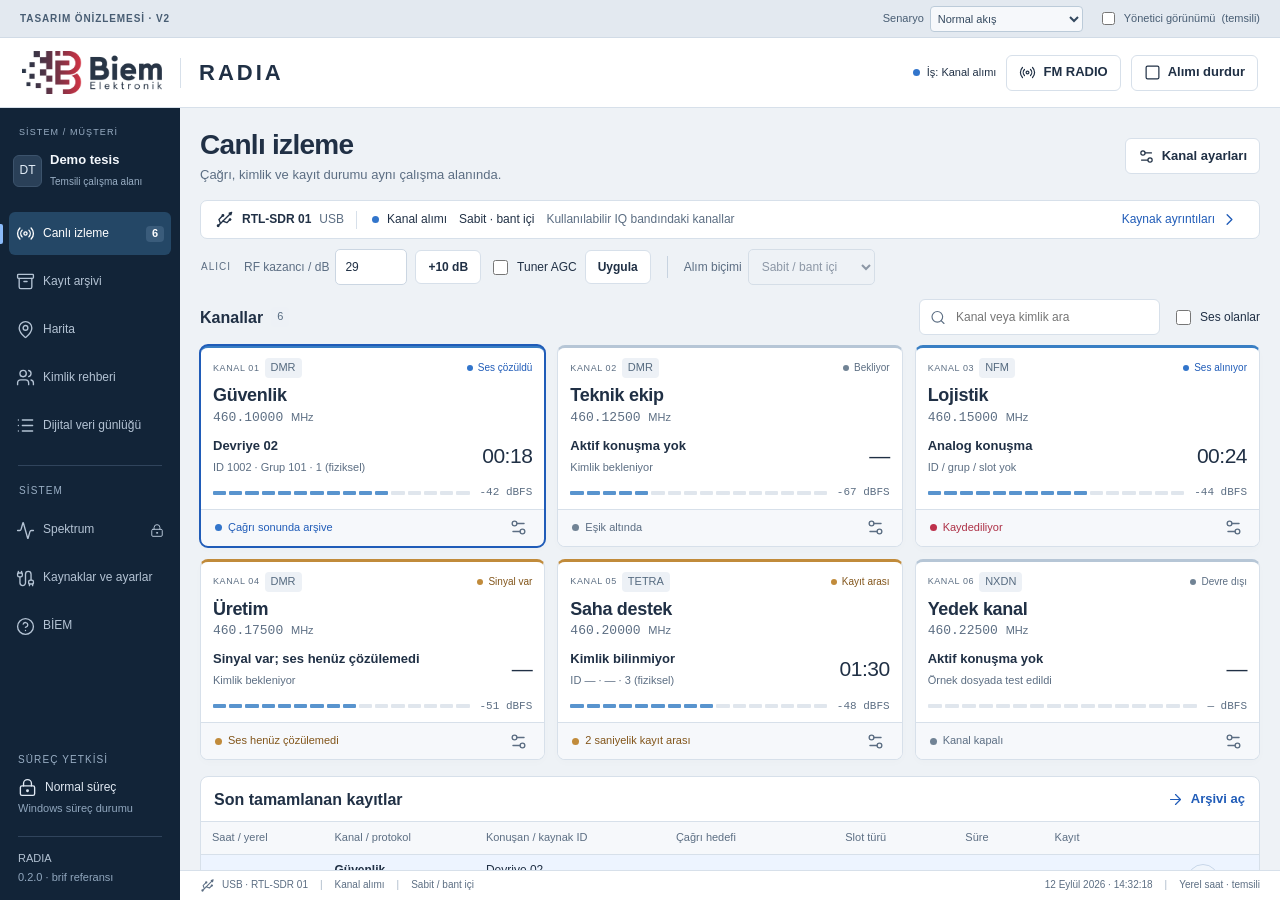
<file: docs/ui/BIEM_Radia_Arayuz_Onizleme.html>
<!doctype html>
<html lang="tr">
<head>
  <meta charset="utf-8">
  <meta name="viewport" content="width=device-width,initial-scale=1">
  <title>BIEM Radia — Operasyon / Güncel tasarım</title>
  <link rel="icon" href="[data-uri]">
  <style>:root {
  font-family:'Segoe UI',Arial,sans-serif; color-scheme:light; font-synthesis:none;
  --bg:#eef2f6; --surface:#fff; --alt:#f6f8fb; --ink:#203045; --muted:#5c6e83;
  --line:#d7e0ea; --brand:#ac3049; --blue:#205cb8; --blue-bg:#edf4ff;
  --green:#176c52; --amber:#82551a; --red:#ad3046; --rail:#122438;
}
*{box-sizing:border-box}body{margin:0;background:var(--bg);color:var(--ink);font-size:14px;line-height:1.45}
button,input,select{font:inherit}button{cursor:pointer;color:inherit;border:0;background:none}button:disabled{cursor:not-allowed;color:#647285;background:#edf0f4;border-color:#d4dbe4}
button:focus-visible,input:focus-visible,select:focus-visible,a:focus-visible,[tabindex]:focus-visible{outline:3px solid #417fdf;outline-offset:3px}
a{color:var(--blue)}h1,h2,h3,p{margin:0}h1{font-size:28px;letter-spacing:-.7px;font-weight:650}h2{font-size:16px;font-weight:650}h3{font-size:18px;font-weight:650}
strong,b{font-weight:600}small{font-size:12px}.muted,.helper{color:var(--muted)}.helper{font-size:12px;line-height:1.6}.space-top{margin-top:16px}
.mono{font-variant-numeric:tabular-nums;font-family:Consolas,'Liberation Mono',monospace;font-size:12px}.icon{width:19px;height:19px;fill:none;stroke:currentColor;stroke-width:1.7;stroke-linecap:round;stroke-linejoin:round;flex-shrink:0;vertical-align:middle}
.sr-only{position:absolute;width:1px;height:1px;padding:0;margin:-1px;overflow:hidden;clip:rect(0,0,0,0);white-space:nowrap}
.design-bar{height:38px;background:#e3e9f0;color:#485d73;display:flex;justify-content:space-between;align-items:center;gap:16px;padding:0 20px;font-size:11px;border-bottom:1px solid #d1dbe6}
.design-bar b{font-size:10px;letter-spacing:.9px;margin-right:12px}.demo-controls{display:flex;gap:15px;align-items:center}.demo-controls label{display:flex;gap:6px;align-items:center;white-space:nowrap}.demo-controls select{max-width:225px;border:1px solid #bccbd9;background:#f6f8fb;color:#34495f;border-radius:4px;padding:3px;font-size:11px;min-height:26px}.demo-controls input{accent-color:var(--blue)}
.app-shell{height:calc(100dvh - 38px);display:grid;grid-template-columns:210px minmax(0,1fr);grid-template-rows:70px minmax(0,1fr) 30px;grid-template-areas:'header header' 'sidebar main' 'sidebar footer'}
.app-header{grid-area:header;background:#fff;display:flex;justify-content:space-between;align-items:center;padding:0 26px;border-bottom:1px solid var(--line);gap:20px}.brand{display:flex;align-items:center;gap:18px;white-space:nowrap}.brand img{width:140px;height:44px;object-fit:contain}.brand-divider{width:1px;height:30px;background:var(--line)}.brand>strong{font-size:22px;letter-spacing:3px}.product-name{font-size:12px;color:var(--muted)}.header-right{display:flex;align-items:center;gap:15px;white-space:nowrap}.health{display:flex;gap:7px;align-items:center;font-size:12px}.button{border:1px solid var(--line);border-radius:6px;min-height:36px;padding:7px 12px;background:#fff;display:inline-flex;align-items:center;justify-content:center;gap:7px;white-space:nowrap;font-size:13px;font-weight:550}.button:hover:not(:disabled){background:var(--alt);border-color:#9aafc4}.button.primary{background:var(--blue);border-color:var(--blue);color:#fff}.button.primary:hover:not(:disabled){background:#184d9e}.button.primary:disabled{background:#e4eaf1;border-color:#d1dbe5;color:#647285}.button.subtle{border-color:transparent;color:var(--blue);background:none}.button.compact{padding:6px 9px}.button.active{color:var(--blue);border-color:var(--blue);background:var(--blue-bg)}.button .icon{width:17px;height:17px}.icon-button{display:inline-flex;align-items:center;justify-content:center;width:32px;height:32px;border-radius:5px;color:var(--muted);flex-shrink:0}.icon-button:hover{background:var(--blue-bg);color:var(--blue)}
.dot{width:7px;height:7px;border-radius:50%;display:inline-block;flex-shrink:0;background:#718395}.dot.blue{background:#3275cb}.dot.red{background:#bd304b}.dot.green{background:#1e8665}.dot.amber{background:#c18b3b}.blue{color:var(--blue)}.red{color:var(--red)}.amber{color:var(--amber)}
.sidebar{grid-area:sidebar;background:var(--rail);color:#b4c3d4;padding:22px 13px 0;display:flex;flex-direction:column;overflow-y:auto;min-height:0}.workspace-label,.nav-label,.sidebar-kicker{font-size:10px;letter-spacing:1.1px;color:#9aafc5}.workspace-label{padding-left:10px}.workspace-name{display:flex;align-items:center;gap:10px;margin:12px 8px 22px}.workspace-name strong{display:block;color:#f3f7fc}.workspace-name small{color:#9aafc5;font-size:11px}.workspace-avatar{display:grid;place-items:center;background:#2a4058;color:#e3edf8;border:1px solid #3c536c;border-radius:6px;width:34px;height:34px;font-size:12px;flex-shrink:0}.navigation{display:flex;flex-direction:column;gap:5px}.navigation>button{position:relative;display:flex;gap:10px;align-items:center;padding:11px 10px;border-radius:6px;text-align:left;font-size:13px;min-height:43px}.navigation>button:hover{background:#213950;color:#fff}.navigation>button.selected{background:#244766;color:#fff}.navigation>button.selected:before{content:'';position:absolute;left:-13px;height:20px;width:3px;background:#8abaf9;border-radius:0 2px 2px 0}.navigation>button>.icon:last-child:not(:first-child){width:14px;margin-left:auto}.navigation small{font-size:9px;margin-left:auto;color:#c0d2e6}.nav-count{margin-left:auto;background:#3a5c7b;border-radius:4px;padding:0 6px;font-size:11px}.nav-divider{height:1px;background:#30445c;margin:13px 9px}.nav-label{padding:0 10px 5px}.sidebar-bottom{margin-top:auto;padding:25px 9px 14px;font-size:12px}.sidebar-bottom small{font-size:11px;color:#91a7be}.sidebar-bottom #permission-state{display:flex;align-items:center;gap:8px;color:#e1e9f3;margin:9px 0 3px}.sidebar-version{border-top:1px solid #30445c;margin-top:19px;padding-top:14px;font-size:11px}.sidebar-version span{display:block;color:#91a7be;margin-top:3px}
main{grid-area:main;min-width:0;min-height:0;overflow:auto;padding:24px 26px 28px}.page-heading{display:flex;align-items:center;justify-content:space-between;gap:16px;margin-bottom:20px}.page-heading p{color:var(--muted);font-size:13px;margin-top:4px}.heading-actions{display:flex;gap:8px;align-items:center}.system-footer{grid-area:footer;display:flex;align-items:center;justify-content:space-between;gap:12px;border-top:1px solid var(--line);background:#fff;padding:0 25px;color:var(--muted);font-size:11px;overflow:hidden;white-space:nowrap}.system-footer>span{display:flex;align-items:center;gap:7px}.system-footer .icon{width:15px;height:15px}.footer-divider{color:#a8b7c7;margin:0 5px}
.source-strip{display:flex;align-items:center;gap:15px;background:#fff;border:1px solid var(--line);border-radius:7px;padding:11px 14px;margin-bottom:10px;font-size:12px}.source-strip>span{display:flex;gap:8px;align-items:center}.source-strip small{color:var(--muted)}.source-job{border-left:1px solid var(--line);padding-left:15px}.source-caption{color:var(--muted)}.source-link{margin-left:auto;color:var(--blue);font-size:12px;display:flex;align-items:center;gap:5px;white-space:nowrap}.quick-controls{display:flex;align-items:center;gap:10px;margin-bottom:20px;padding:8px 1px;flex-wrap:wrap}.quick-label{font-size:10px;letter-spacing:1px;color:var(--muted);margin-right:5px}.quick-controls .field{flex-direction:row;align-items:center;font-size:12px}.quick-controls .field input{width:72px}.quick-controls .field select{max-width:170px}.quick-controls .button{min-height:34px;font-size:12px}.control-divider{height:22px;width:1px;background:#c7d3e0;margin:0 8px}.checkbox{display:flex;align-items:center;gap:6px;font-size:12px;white-space:nowrap}.checkbox input{accent-color:var(--blue);width:15px;height:15px}
.live-workspace{display:grid;grid-template-columns:minmax(0,1fr) 290px;gap:18px;align-items:start}.channel-area{min-width:0}.section-toolbar{display:flex;justify-content:space-between;gap:12px;align-items:center;margin-bottom:12px;min-height:36px}.section-label{display:flex;align-items:center;gap:8px}.toolbar-filters{display:flex;gap:12px;align-items:center}.search{display:flex;gap:8px;align-items:center;border:1px solid var(--line);border-radius:6px;background:#fff;padding:7px 10px;min-height:36px}.search input{border:0;font-size:12px;background:none;width:195px;min-width:0}.search .icon{width:16px;color:var(--muted)}.channel-grid{display:grid;grid-template-columns:repeat(3,minmax(0,1fr));gap:12px}.channel-card{position:relative;border:1px solid var(--line);border-top:3px solid #b6c6d6;background:#fff;border-radius:8px;overflow:hidden;min-width:0;box-shadow:0 3px 8px #14243b04;color:var(--ink)}.channel-card.blue{border-top-color:#397fc4}.channel-card.amber{border-top-color:#c18b3b}.channel-card.red{border-top-color:#ba3c52}.channel-card.selected{outline:2px solid var(--blue);outline-offset:-1px}.card-main{display:block;width:100%;text-align:left;padding:12px 14px 0}.card-top{display:flex;gap:8px;align-items:center;min-height:22px;margin-bottom:9px}.channel-number{font-size:10px;letter-spacing:.6px;color:var(--muted)}.badge{display:inline-flex;align-items:center;border-radius:4px;background:#edf1f6;color:#566b80;padding:2px 6px;font-size:11px;white-space:nowrap;font-weight:500}.badge.blue{color:var(--blue);background:var(--blue-bg)}.badge.green{color:var(--green);background:#e9f4ed}.badge.amber{color:var(--amber);background:#fbf0df}.badge.red{color:var(--red);background:#ffedf1}.state-badge{font-size:11px;display:flex;gap:5px;align-items:center;margin-left:auto;white-space:nowrap}.state-badge.neutral{color:var(--muted)}.state-badge .dot{width:6px;height:6px}.card-name{font-size:18px;font-weight:650;letter-spacing:-.3px;text-overflow:ellipsis;white-space:nowrap;overflow:hidden}.frequency{color:var(--muted);margin-top:3px;font-size:13px}.frequency span{font-family:'Segoe UI',Arial,sans-serif;font-size:11px}.card-identity{display:flex;justify-content:space-between;align-items:center;gap:7px;margin:14px 0;min-height:41px}.card-identity strong{font-size:13px;font-weight:600;display:block}.card-identity small{display:block;margin-top:3px;font-size:11px;color:var(--muted);line-height:1.5}.call-timer{font-size:21px;letter-spacing:-.5px;font-variant-numeric:tabular-nums;white-space:nowrap}.signal-row{display:flex;align-items:center;gap:10px;margin-bottom:12px}.signal-row .mono{font-size:11px;color:var(--muted);white-space:nowrap}.meter{display:flex;gap:3px;flex:1}.meter span{background:#e0e6ed;height:4px;flex:1;border-radius:1px}.meter span.on{background:#5994ce}.card-footer{background:var(--alt);border-top:1px solid var(--line);padding:4px 10px 4px 14px;display:flex;align-items:center;justify-content:space-between;gap:6px;min-height:40px}.record-state{display:flex;align-items:center;gap:6px;font-size:11px}.record-state.neutral{color:var(--muted)}
.detail-panel{border:1px solid var(--line);background:#fff;border-radius:8px;min-width:0;overflow:hidden}.live-workspace>.detail-panel{margin-top:48px}.detail-header{display:flex;align-items:center;justify-content:space-between;border-bottom:1px solid var(--line);padding:12px 16px;font-size:12px;min-height:45px}.detail-body{padding:18px}.detail-eyebrow{font-size:10px;color:var(--blue);letter-spacing:.7px;display:block;margin-bottom:12px}.avatar-call{display:grid;place-items:center;color:var(--blue);background:var(--blue-bg);width:42px;height:42px;border-radius:8px;margin-bottom:11px}.detail-body h3{font-size:22px;letter-spacing:-.4px}.detail-subtitle{font-size:12px;color:var(--muted);margin:4px 0 17px}.detail-grid{display:grid;grid-template-columns:1fr 1fr;gap:14px 10px;margin:16px 0}.detail-grid dt{font-size:11px;color:var(--muted);margin-bottom:4px}.detail-grid dd{font-size:13px;font-weight:550;margin:0;overflow-wrap:anywhere}.detail-record{display:flex;align-items:center;justify-content:space-between;gap:6px;margin-top:17px;padding:9px 0;border-top:1px solid var(--line)}.detail-actions{display:flex;gap:7px;margin-top:10px}.detail-actions .button{flex:1;padding:7px 8px;font-size:12px}.detail-note{font-size:11px;color:var(--muted);border-top:1px solid var(--line);padding-top:14px;margin-top:16px;line-height:1.6}
.panel,.recent-panel{border:1px solid var(--line);background:#fff;border-radius:8px;overflow:hidden;min-width:0}.recent-panel{margin-top:20px}.panel-heading{display:flex;align-items:center;justify-content:space-between;gap:12px;border-bottom:1px solid var(--line);padding:12px 16px;min-height:52px}.panel-heading .button.subtle{padding:0;min-height:24px}.panel-body{padding:20px}.panel-body>.helper{margin:16px 0}.table-wrap{overflow:auto}table{width:100%;border-collapse:collapse;text-align:left;font-size:12px;white-space:nowrap}th{font-size:11px;color:var(--muted);background:var(--alt);font-weight:500;border-bottom:1px solid var(--line);padding:10px 14px}td{padding:11px 14px;border-bottom:1px solid var(--line);height:47px;font-variant-numeric:tabular-nums}tbody tr:last-child td{border-bottom:0}tbody tr:hover td{background:#f7f9fc}tbody tr.selected td{background:#edf4ff}.cell-secondary{display:inline-block;font-size:11px;margin-left:8px;color:var(--muted)}.protected{display:flex;align-items:center;gap:5px;font-size:11px;color:var(--green)}.protected .icon{width:15px}.row-play{border:1px solid #c7d6e9;color:var(--blue);background:#f0f5fc;display:grid;place-items:center;width:32px;height:32px;border-radius:50%}.row-play .icon{height:15px;width:15px}.archive-caption{padding:10px 16px;border-top:1px solid var(--line);font-size:11px;color:var(--muted)}.count-badge{font-size:11px;margin-left:8px;padding:1px 6px;background:#e9eef5;color:var(--muted);border-radius:4px}.empty{padding:35px 20px;grid-column:1/-1;color:var(--muted);text-align:center;white-space:normal}.empty h3{color:var(--ink);margin-bottom:6px}
.field{display:flex;flex-direction:column;gap:6px;color:var(--muted);font-size:12px;min-width:0}.field input,.field select{border:1px solid #cbd6e2;background:#fff;color:var(--ink);border-radius:5px;min-height:36px;padding:7px 9px;width:100%;min-width:0}.field input:disabled,.field select:disabled{background:#eef2f6;color:#647285}.field select{padding-right:20px}.form-grid{display:grid;grid-template-columns:1fr 1fr;gap:16px}.archive-filters{display:grid;grid-template-columns:minmax(240px,1fr) 190px 210px auto;align-items:end;gap:14px;border:1px solid var(--line);background:#fff;border-radius:8px;padding:16px;margin-bottom:18px}.archive-workspace{display:grid;grid-template-columns:minmax(0,1fr) 282px;gap:18px;align-items:start}.archive-workspace .recent-panel{margin-top:0}.archive-table{max-height:365px}.archive-table th{position:sticky;top:0;z-index:1}.archive-detail .detail-body{padding:16px}.archive-detail .detail-body h3{font-size:21px}.player{background:#fff;border:1px solid var(--line);border-radius:8px;margin-top:18px;overflow:hidden}.player-file{display:flex;align-items:center;gap:14px;padding:17px 20px}.player-file>.icon{width:24px;height:24px;color:var(--blue)}.player-file .mono{margin-left:auto}.player-file h2{font-size:15px}.filename{font-family:Consolas,monospace;color:var(--muted);font-size:12px;margin-top:5px;overflow-wrap:anywhere}.player-controls{display:flex;align-items:center;gap:10px;padding:13px 18px;background:var(--alt);border-top:1px solid var(--line);flex-wrap:wrap}.player-status{font-size:12px;color:var(--muted)}.player-controls>.subtle{margin-left:auto}.player.error{border-color:#d694a0}.player .notice{margin:0 18px 14px}.notice{display:flex;align-items:center;gap:12px;border:1px solid #dcc69e;background:#fff6e8;color:var(--amber);padding:13px 16px;border-radius:7px;margin-bottom:18px;font-size:13px}.notice>div{flex:1}.notice p{font-size:12px;margin-top:3px;line-height:1.6}.notice.blue{color:#285b90;background:#edf4fc;border-color:#c8dbf0}.notice.red{color:#943043;background:#fff0f3;border-color:#e6bbc5}.notice .button{margin-left:auto}
.tabs{display:flex;gap:4px;border-bottom:1px solid var(--line);margin-bottom:20px}.tabs button{padding:12px 18px;font-size:13px;border-bottom:3px solid transparent}.tabs button[aria-selected=true]{color:var(--blue);border-bottom-color:var(--blue);font-weight:600}.settings-grid{display:grid;grid-template-columns:1fr 1fr;gap:18px}.settings-grid .wide{grid-column:1/-1}.policy-row{padding:20px;display:flex;gap:34px;align-items:center}.policy-row>div{min-width:145px}.policy-row b{display:block;font-size:26px;color:var(--blue);letter-spacing:-.5px}.policy-row span,.policy-row p{font-size:12px;color:var(--muted)}.policy-row p{max-width:540px}.ownership{display:flex;align-items:center;gap:15px;border:1px solid var(--line);border-radius:8px;background:#fff;padding:20px;margin:20px 0}.ownership>div{display:flex;gap:10px;align-items:center;margin-right:auto}.ownership-job{padding:10px 16px;border:1px solid var(--line);border-radius:5px;font-size:12px;color:var(--muted)}.ownership-job.active{color:var(--blue);background:var(--blue-bg);border-color:#96b9e4}.hytera-panel{max-width:900px}.about-panel{padding:35px;max-width:850px}.about-panel img{width:260px;height:auto;margin-bottom:25px}.about-panel p{margin:12px 0}.about-panel .helper{max-width:550px;margin-top:25px}
.map-toolbar{display:flex;align-items:center;gap:15px;padding:13px 16px;background:#fff;border:1px solid var(--line);border-radius:7px;margin-bottom:15px;font-size:12px;flex-wrap:wrap}.map-toolbar>span:first-child{display:flex;gap:8px;align-items:center}.map-toolbar>.heading-actions{margin-left:auto}.map-workspace{display:flex;gap:17px;align-items:stretch;min-width:0}.map-stage{position:relative;background:#dce9ee;border:1px solid #b7cad4;border-radius:8px;overflow:hidden;flex:1;height:clamp(400px,calc(100dvh - 340px),670px);min-width:0;touch-action:none;cursor:grab}.map-stage:active{cursor:grabbing}#map-svg{width:100%;height:100%;display:block}#radio-marker{position:absolute;width:auto;object-fit:contain;transform:translate(-50%,-100%);pointer-events:none;filter:drop-shadow(0 3px 4px #12243838)}#radio-marker[hidden]{display:none}.map-info{width:282px;flex-shrink:0}.map-grid-label{font:11px 'Segoe UI',Arial,sans-serif;fill:#62818f}.map-city{font:12px 'Segoe UI',Arial,sans-serif;fill:#4e6465;paint-order:stroke;stroke:#f4f3e7;stroke-width:3px}.map-sea{font:12px 'Segoe UI',Arial,sans-serif;letter-spacing:2px;fill:#648d9e}.map-attribution{position:absolute;bottom:0;left:0;padding:5px 9px;background:#f6fafadb;font-size:10px;color:#526c78}.map-zoom{position:absolute;top:17px;left:17px;display:flex;flex-direction:column;gap:1px;box-shadow:0 3px 10px #27485c16}.map-zoom .button{border-radius:0;min-width:37px;font-size:20px;height:36px}.map-zoom>span{background:#fff;padding:4px;text-align:center;color:var(--muted);font-size:10px}.map-north{position:absolute;right:20px;top:16px;font-size:11px;color:#435e6b;font-weight:600;display:flex;flex-direction:column;align-items:center}.map-north span{font-size:30px;line-height:1.2}.map-scale{position:absolute;bottom:37px;left:17px;font-size:10px;color:#435e6b}.map-scale>span{display:block;border:2px solid #627c87;border-top:0;width:100px;height:6px;margin-bottom:2px}.map-demo-label{position:absolute;bottom:35px;right:18px;letter-spacing:1.3px;color:#597687;font-size:10px}.map-footer{display:flex;justify-content:space-between;gap:10px;margin-top:12px;color:var(--muted);font-size:11px}.location-age{display:flex;gap:10px;align-items:center;padding:12px;background:#edf4fa;border-radius:6px;margin:18px 0;color:#356583}.location-age.amber{background:#fff3e1;color:var(--amber)}.location-age strong{font-size:12px}.location-age small{font-size:10px;display:block;margin-top:3px}
.log-filters{display:flex;gap:18px;align-items:end;margin-bottom:18px;background:#fff;border:1px solid var(--line);border-radius:8px;padding:16px}.log-filters .field:first-child{flex:1}.log-filters .field:nth-child(2){min-width:190px}.log-console{background:#142438;color:#c9d8e9;border:1px solid #213b57;border-radius:8px;overflow:hidden;margin-bottom:18px}.log-heading,.log-status{display:flex;justify-content:space-between;padding:14px 17px;gap:12px;font-size:12px}.log-heading>span:first-child{display:flex;gap:8px;align-items:center;color:#e8f0fa;font-weight:600}.log-heading{border-bottom:1px solid #34485f}.log-console th{background:#1b3047;color:#abbed5;border-color:#34485f}.log-console td{border-color:#30455b;vertical-align:top;white-space:normal;padding-top:17px;padding-bottom:17px}.log-console .cell-secondary{color:#a2b6cc;display:block;margin-left:0}.log-console tbody tr:hover td{background:#1b3149}.log-console .badge{background:#28405b;color:#bcd1e9}.log-console .table-wrap{max-height:430px}.log-console th{position:sticky;top:0}.log-console .raw-line{font-family:Consolas,monospace;font-size:12px;min-width:300px;line-height:1.7;overflow-wrap:anywhere}.log-status{color:#a2b6cc;border-top:1px solid #34485f;font-size:11px}.prototype-control{display:flex;align-items:center;gap:12px;flex-wrap:wrap;padding-top:5px}.prototype-control>span{font-size:10px;letter-spacing:1px;color:var(--muted)}.prototype-control small{color:var(--muted)}
.spectrum-toolbar{display:flex;gap:12px;align-items:end;flex-wrap:wrap;margin-bottom:18px;background:#fff;border:1px solid var(--line);border-radius:8px;padding:14px}.spectrum-toolbar .field{flex:1;min-width:110px}.spectrum-toolbar .field:first-child,.spectrum-toolbar .field:nth-child(2){max-width:150px}.form-error{color:var(--red);font-size:12px}.form-error:empty{display:none}.spectrum-toolbar .form-error{width:100%}.spectrum-workspace{display:grid;grid-template-columns:108px minmax(0,1fr) 116px;gap:12px;align-items:stretch}.spectrum-side{background:#fff;border:1px solid var(--line);border-radius:7px;padding:13px 10px;display:flex;flex-wrap:wrap;justify-content:center;gap:13px;align-content:start}.spectrum-side h3{font-size:10px;letter-spacing:1px;color:var(--muted);text-align:center;width:100%}.vertical-control{display:flex;align-items:center;flex-direction:column;gap:5px;font-size:10px;color:var(--muted);width:100%}.vertical-control input{appearance:auto;writing-mode:vertical-lr;direction:rtl;height:56px;width:22px;accent-color:var(--blue);margin:2px 0}.vertical-control output{font-size:11px;color:var(--ink);font-variant-numeric:tabular-nums}.zoom-side .vertical-control input{height:110px}.spectrum-side .field{font-size:10px;width:100%}.spectrum-side .field input,.spectrum-side .field select{font-size:11px;padding:5px;min-height:32px}.spectrum-side .button{font-size:11px;white-space:normal;min-height:32px;width:100%}.spectrum-board{background:#112238;border:1px solid #203b59;border-radius:7px;overflow:hidden;min-width:0}.spectrum-board-heading{display:flex;justify-content:space-between;gap:10px;padding:12px 15px;font-size:11px;color:#b2c6dd;border-bottom:1px solid #304761}.spectrum-board-heading>span:first-child{display:flex;gap:7px;align-items:center;color:#e1ecf9}.spectrum-board>svg{width:100%;height:calc(100% - 79px);min-height:310px;display:block;cursor:crosshair}.chart-label{font:11px Consolas,monospace;fill:#abbfd6}.spectrum-readout{display:flex;justify-content:space-between;gap:10px;padding:10px 15px;border-top:1px solid #304761;color:#b2c6dd;font-size:11px}.spectrum-bottom{display:grid;grid-template-columns:minmax(0,1.2fr) minmax(0,1fr);gap:14px;margin-top:18px}.peak-list{display:grid;grid-template-columns:repeat(3,1fr);padding:13px;gap:9px}.peak{display:flex;flex-direction:column;gap:4px;padding:10px;border-radius:5px;text-align:left;border:1px solid var(--line);background:var(--alt)}.peak:hover{border-color:var(--blue)}.peak span{font-size:11px;color:var(--muted)}.spectrum-options .panel-body{display:flex;gap:10px;flex-wrap:wrap;align-items:end;padding:15px}.spectrum-options .field{width:100%}.spectrum-options .helper{margin:0}
.fm-panel{position:fixed;right:22px;top:111px;width:370px;max-width:calc(100vw - 30px);background:#fff;border:1px solid var(--line);box-shadow:0 12px 45px #142a4430;border-radius:8px;z-index:8}.fm-panel[hidden]{display:none}.fm-body{padding:20px}.fm-frequency{display:flex;align-items:baseline;gap:8px;margin-bottom:15px}.fm-frequency>b{font-size:38px;font-weight:550;letter-spacing:-1.5px;font-variant-numeric:tabular-nums}.fm-frequency>span:not(.badge){color:var(--muted);font-size:12px}.fm-frequency .badge{margin-left:auto}.fm-body .helper{margin-top:14px}.fm-body input[type=range]{accent-color:var(--blue);padding:0;border:0;min-height:25px}
dialog{padding:0;color:var(--ink);background:#fff;border:1px solid var(--line);box-shadow:0 10px 60px #10274330}dialog::backdrop{background:#10233a66}.drawer{height:100dvh;max-height:100dvh;margin:0 0 0 auto;width:450px;max-width:100vw;border:0;overflow:auto}.drawer-top{display:flex;justify-content:space-between;align-items:center;gap:12px;padding:20px 22px;border-bottom:1px solid var(--line)}.drawer-top h2{font-size:19px}.drawer-content{padding:22px;display:flex;flex-direction:column;gap:18px}.drawer-content .detail-header{display:none}.drawer-content>.detail-body{padding:0}.drawer-content p{font-size:13px;line-height:1.75}.drawer-content p.helper{font-size:12px}.drawer-content .notice{margin:0}.drawer-footer{display:flex;gap:8px;justify-content:flex-end;border-top:1px solid var(--line);padding:17px 22px;background:#fff;position:sticky;bottom:0}.drawer fieldset{border:0;margin:0;padding:0;display:flex;flex-direction:column;gap:18px}.drawer #mode-fields{display:flex;flex-direction:column;gap:12px}.confirmation{padding:26px;border-radius:10px;width:470px;max-width:calc(100vw - 32px)}.confirmation h2{font-size:21px}.confirmation p{font-size:13px;color:var(--muted);line-height:1.8;margin:16px 0 22px}.confirmation-actions{display:flex;gap:8px;justify-content:flex-end}.toast{position:fixed;bottom:47px;left:50%;transform:translateX(-50%);background:#193752;color:#fff;box-shadow:0 5px 25px #12243830;max-width:80vw;z-index:30;border-radius:6px;padding:13px 20px;font-size:13px;opacity:0;pointer-events:none;transition:opacity .15s}.toast.visible{opacity:1}
@media(min-width:1800px){.app-shell{grid-template-columns:220px minmax(0,1fr)}main{padding:26px 30px}.live-workspace{grid-template-columns:minmax(0,1fr) 310px;gap:20px}.card-main{padding:15px 17px 0}.card-identity{margin:18px 0}.card-name{font-size:20px}.card-identity strong{font-size:14px}.card-identity small{font-size:12px}.state-badge{font-size:12px}.card-footer{padding-top:6px;padding-bottom:6px}.map-info{width:300px}.archive-workspace{grid-template-columns:minmax(0,1fr) 300px}.archive-table{max-height:420px}}
@media(max-width:1549px){.live-workspace{grid-template-columns:1fr}.live-workspace>.detail-panel{display:none}.product-name{display:none}.source-caption{display:none}.design-note{display:none}.archive-workspace{grid-template-columns:minmax(0,1fr) 250px}.archive-workspace th,.archive-workspace td{padding:10px}.cell-secondary{display:block;margin:2px 0 0}.map-info{width:260px}.spectrum-bottom{grid-template-columns:1fr 1fr}.spectrum-board-heading>span:last-child{font-size:10px}}
@media(max-width:1380px){.app-shell{grid-template-columns:180px minmax(0,1fr)}.sidebar{padding:18px 9px 0}.navigation>button{font-size:12px;padding:11px 7px;gap:8px}.navigation>button.selected:before{left:-9px}.workspace-name{margin-left:4px;gap:8px}.workspace-name strong{font-size:13px}.workspace-name small{font-size:10px}.workspace-label{font-size:9px}.workspace-avatar{width:29px;height:32px}.navigation small{display:none}main{padding:20px}.header-right{gap:10px}.health{font-size:11px}.app-header{padding:0 22px}.quick-controls{gap:8px}.quick-controls>.helper{display:none}.source-strip{gap:12px}.card-main{padding:12px 12px 0}.card-name{font-size:17px}.card-top{gap:5px}.state-badge{font-size:10px}.channel-number{font-size:9px}.system-footer{font-size:10px;padding:0 20px}.map-toolbar>.helper{display:none}.archive-detail{display:none}.archive-workspace{grid-template-columns:1fr}.archive-table{max-height:320px}.player-controls>.subtle{margin-left:0}.spectrum-board-heading{flex-wrap:wrap}.peak-list{grid-template-columns:repeat(2,1fr)}}
@media(max-width:1179px){.app-shell{grid-template-columns:172px minmax(0,1fr)}.channel-grid{grid-template-columns:repeat(2,minmax(0,1fr))}.card-name{font-size:18px}.state-badge{font-size:11px}.map-workspace{flex-direction:column}.map-info{width:100%}.map-info .detail-grid{grid-template-columns:repeat(4,1fr)}.map-info .detail-body{padding:16px}.map-info .detail-note{margin-top:12px}.map-info .location-age{margin:12px 0}.map-info .detail-subtitle{margin-bottom:10px}.map-stage{flex:none;height:460px}.map-toolbar .button{font-size:12px;padding:7px 9px}.header-right .health{display:none}.settings-grid{grid-template-columns:1fr}.settings-grid .wide{grid-column:auto}.policy-row{gap:20px}.ownership{flex-wrap:wrap}.ownership>div{width:100%}.archive-filters{grid-template-columns:1fr 170px 180px}.archive-filters>.button{grid-column:3}.log-filters{flex-wrap:wrap}.log-filters>.helper{width:100%}.spectrum-workspace{grid-template-columns:88px minmax(0,1fr) 98px;gap:8px}.spectrum-side{padding:10px 6px}.spectrum-bottom{grid-template-columns:1fr}.peak-list{grid-template-columns:repeat(3,1fr)}.spectrum-readout{flex-direction:column;gap:4px}.spectrum-board>svg{height:350px}.spectrum-toolbar .field{min-width:135px}}
@media(max-width:980px){.app-shell{grid-template-columns:64px minmax(0,1fr)}.sidebar{padding:16px 8px}.workspace-label,.workspace-name,.nav-label,.sidebar-bottom,.navigation>button>span,.navigation>button>b,.navigation>button>small,.navigation>button>.icon:last-child:not(:first-child){display:none}.navigation>button{justify-content:center;padding:12px;min-height:44px}.navigation>button.selected:before{left:-8px}.nav-divider{margin:12px 7px}.design-bar{font-size:10px;padding:0 12px}.demo-controls{gap:8px}.demo-controls label>span{display:none}.demo-controls select{max-width:185px}.brand{gap:12px}.brand img{width:116px;height:40px}.brand>strong{font-size:19px}.header-right>.button{font-size:12px;padding:6px 10px}.system-footer>span:last-child{display:none}.quick-label{display:none}.card-identity{min-height:45px}.archive-filters{grid-template-columns:1fr 160px 175px}.archive-filters>.button{grid-column:auto}.source-strip{flex-wrap:wrap}.source-link{margin-left:auto}.page-heading p{font-size:12px}.page-heading h1{font-size:25px}.map-footer{flex-direction:column}.design-bar b{font-size:9px;margin:0}}
@media(max-width:700px){.design-bar{height:68px;flex-direction:column;align-items:start;justify-content:center;gap:5px}.app-shell{height:calc(100dvh - 68px);grid-template-rows:64px minmax(0,1fr) 28px}.brand img{width:88px;height:30px}.brand>strong{font-size:15px;letter-spacing:2px}.brand{gap:9px}.brand-divider{height:24px}.app-header{padding:0 12px}.header-right{gap:5px}.header-right .button{font-size:11px;padding:6px}.header-right .button .icon{display:none}.fm-panel{top:137px}.channel-grid{grid-template-columns:1fr}.page-heading{align-items:start;flex-direction:column;gap:12px}.toolbar-filters{flex-wrap:wrap;gap:8px}.section-toolbar{align-items:start;flex-direction:column}.search input{width:160px}.source-job{border:0;padding:0}.quick-controls .field{flex-direction:column;align-items:start}.quick-controls .control-divider{display:none}.quick-controls{align-items:end}.quick-controls .checkbox{align-self:center}.archive-filters{grid-template-columns:1fr 1fr}.archive-filters .field:first-child{grid-column:1/-1}.player-file{padding:15px;align-items:start}.player-file>.icon{display:none}.player-file h2{font-size:13px}.player-file .mono{font-size:11px}.player-controls{padding:12px}.player-status{width:100%}.map-toolbar>.heading-actions{margin:0;flex-wrap:wrap}.map-info .detail-grid{grid-template-columns:1fr 1fr}.form-grid{grid-template-columns:1fr}.tabs button{padding:12px 10px}.policy-row{flex-wrap:wrap}.spectrum-workspace{grid-template-columns:64px minmax(0,1fr) 75px}.spectrum-side h3{font-size:8px;letter-spacing:0}.spectrum-board-heading{font-size:10px;padding:9px}.spectrum-side .button{font-size:10px;padding:5px}.spectrum-readout{font-size:9px;padding:7px}.spectrum-board>svg{min-height:290px;height:380px}.peak-list{grid-template-columns:repeat(2,1fr)}.notice{align-items:start;flex-wrap:wrap}.notice .button{margin:0}.demo-controls{font-size:9px}.demo-controls select{font-size:10px;max-width:164px}.drawer{width:100%}}
@media(prefers-reduced-motion:reduce){*{transition:none!important;scroll-behavior:auto!important}}
/* Operator density: retain readable text while keeping six channels in view. */
h1{line-height:1.2}.page-heading{margin-bottom:16px}.source-strip{padding-top:8px;padding-bottom:8px;margin-bottom:6px}.quick-controls{padding-top:4px;padding-bottom:4px;margin-bottom:10px}.quick-controls .field>span{white-space:nowrap}.section-toolbar{margin-bottom:10px}.card-main{padding:10px 12px 0}.card-top{min-height:18px;margin-bottom:6px}.card-name{font-size:18px;line-height:1.3}.frequency{line-height:1.3;margin-top:2px}.card-identity{min-height:36px;margin:10px 0}.card-identity strong{font-size:13px}.card-identity small{font-size:11px}.signal-row{margin-bottom:8px}.card-footer{padding-top:2px;padding-bottom:2px;min-height:37px}.live-workspace>.detail-panel{margin-top:46px}.channel-area .recent-panel{margin-top:16px}.channel-area .recent-panel .panel-heading{padding:10px 13px;min-height:44px}.channel-area .recent-panel th{padding:8px 11px}.channel-area .recent-panel td{padding:7px 11px;height:42px}.channel-area .recent-panel .cell-secondary{display:block;margin:2px 0 0}.channel-area .recent-panel .table-wrap{max-height:222px}.archive-table{max-height:clamp(150px,calc(100dvh - 610px),350px)}.spectrum-board>svg{height:clamp(300px,calc(100dvh - 740px),420px)}
@media(min-width:1800px){main{padding-top:20px}.card-identity small{font-size:12px}}
@media(max-height:800px){.page-heading p{display:none}.page-heading h1{font-size:25px}.page-heading{margin-bottom:12px}main{padding-top:18px}.quick-controls{margin-bottom:8px}.section-toolbar{margin-bottom:8px}.live-workspace>.detail-panel{margin-top:44px}}
</style>



</head>
<body>
  <div class="design-bar">
    <span><b>TASARIM ÖNİZLEMESİ · V2</b><span class="design-note"> Temsili veri · Alıcı, gerçek ses ve çevrimiçi harita bağlantısı yok</span></span>
    <div class="demo-controls">
      <label>Senaryo <select id="demo-scenario" aria-label="Tasarım senaryosu"><option value="normal">Normal akış</option><option value="simplex">DMR özel / çözücü kanalı</option><option value="scan">Tarama sırası</option><option value="file-error">Kayıt okuma hatası</option><option value="missing">Cihaz bulunamadı</option><option value="busy">Cihaz başka uygulamada</option><option value="map-empty">Konum yok</option><option value="map-stale">Eski konum</option><option value="map-tile">Eksik harita karosu</option></select></label>
      <label><input type="checkbox" id="demo-admin"> Yönetici görünümü <span>(temsili)</span></label>
    </div>
  </div>
  <div class="app-shell">
    <header class="app-header">
      <div class="brand"><img src="[data-uri]" alt="Biem Elektronik"><span class="brand-divider"></span><strong>RADIA</strong><span class="product-name">İzleme ve kayıt</span></div>
      <div class="header-right"><span class="health"><i class="dot blue"></i><span id="global-status"></span></span><button class="button" data-action="fm-panel" id="fm-toggle" aria-expanded="false"><i data-icon="Radio"></i>FM RADIO</button><button class="button" id="receiver-toggle"></button></div>
    </header>
    <aside class="sidebar">
      <div class="workspace-label">SİSTEM / MÜŞTERİ</div>
      <div class="workspace-name"><span class="workspace-avatar">DT</span><span><strong>Demo tesis</strong><small>Temsili çalışma alanı</small></span></div>
      <nav class="navigation" aria-label="Ana gezinme">
        <button data-view="live" title="Canlı izleme"><i data-icon="Radio"></i><span>Canlı izleme</span><b class="nav-count">6</b></button>
        <button data-view="archive" title="Kayıt arşivi"><i data-icon="Archive"></i><span>Kayıt arşivi</span></button>
        <button data-view="map" title="Harita"><i data-icon="MapPin"></i><span>Harita</span><small>DEMO</small></button>
        <button data-view="directory" title="Kimlik rehberi"><i data-icon="Users"></i><span>Kimlik rehberi</span></button>
        <button data-view="logs" title="Dijital veri günlüğü"><i data-icon="List"></i><span>Dijital veri günlüğü</span></button>
        <div class="nav-divider"></div><span class="nav-label">SİSTEM</span>
        <button data-view="spectrum" title="Yönetici spektrumu"><i data-icon="Activity"></i><span>Spektrum</span><i data-icon="LockKeyhole"></i></button>
        <button data-view="sources" title="Kaynaklar ve ayarlar"><i data-icon="Cable"></i><span>Kaynaklar ve ayarlar</span></button>
        <button data-view="about" title="BIEM hakkında"><i data-icon="CircleHelp"></i><span>BİEM</span></button>
      </nav>
      <div class="sidebar-bottom"><span class="sidebar-kicker">SÜREÇ YETKİSİ</span><div id="permission-state"></div><small>Windows süreç durumu</small><div class="sidebar-version">RADIA <span>0.2.0 · brif referansı</span></div></div>
    </aside>
    <main id="main" tabindex="-1"></main>
    <footer class="system-footer"><span id="footer-state"></span><span>12 Eylül 2026 · 14:32:18 <span class="footer-divider">|</span> Yerel saat · temsili</span></footer>
  </div>
  <aside id="fm-panel" class="fm-panel" hidden aria-label="FM RADIO paneli"></aside>
  <dialog id="drawer" class="drawer" aria-labelledby="drawer-title"></dialog>
  <dialog id="confirmation" class="confirmation" aria-labelledby="confirmation-title"></dialog>
  <div class="toast" id="toast" role="status" aria-live="polite"></div>
<script>
/* Lucide icons; ISC license in LUCIDE-LICENSE. */
window.RADIA_ICONS = {"Radio":[["path",{"d":"M16.247 7.761a6 6 0 0 1 0 8.478"}],["path",{"d":"M19.075 4.933a10 10 0 0 1 0 14.134"}],["path",{"d":"M4.925 19.067a10 10 0 0 1 0-14.134"}],["path",{"d":"M7.753 16.239a6 6 0 0 1 0-8.478"}],["circle",{"cx":"12","cy":"12","r":"2"}]],"Headphones":[["path",{"d":"M3 14h3a2 2 0 0 1 2 2v3a2 2 0 0 1-2 2H5a2 2 0 0 1-2-2v-7a9 9 0 0 1 18 0v7a2 2 0 0 1-2 2h-1a2 2 0 0 1-2-2v-3a2 2 0 0 1 2-2h3"}]],"Archive":[["rect",{"width":"20","height":"5","x":"2","y":"3","rx":"1"}],["path",{"d":"M4 8v11a2 2 0 0 0 2 2h12a2 2 0 0 0 2-2V8"}],["path",{"d":"M10 12h4"}]],"Settings2":[["path",{"d":"M14 17H5"}],["path",{"d":"M19 7h-9"}],["circle",{"cx":"17","cy":"17","r":"3"}],["circle",{"cx":"7","cy":"7","r":"3"}]],"Activity":[["path",{"d":"M22 12h-2.48a2 2 0 0 0-1.93 1.46l-2.35 8.36a.25.25 0 0 1-.48 0L9.24 2.18a.25.25 0 0 0-.48 0l-2.35 8.36A2 2 0 0 1 4.49 12H2"}]],"Cable":[["path",{"d":"M17 19a1 1 0 0 1-1-1v-2a2 2 0 0 1 2-2h2a2 2 0 0 1 2 2v2a1 1 0 0 1-1 1z"}],["path",{"d":"M17 21v-2"}],["path",{"d":"M19 14V6.5a1 1 0 0 0-7 0v11a1 1 0 0 1-7 0V10"}],["path",{"d":"M21 21v-2"}],["path",{"d":"M3 5V3"}],["path",{"d":"M4 10a2 2 0 0 1-2-2V6a1 1 0 0 1 1-1h4a1 1 0 0 1 1 1v2a2 2 0 0 1-2 2z"}],["path",{"d":"M7 5V3"}]],"Users":[["path",{"d":"M16 21v-2a4 4 0 0 0-4-4H6a4 4 0 0 0-4 4v2"}],["path",{"d":"M16 3.128a4 4 0 0 1 0 7.744"}],["path",{"d":"M22 21v-2a4 4 0 0 0-3-3.87"}],["circle",{"cx":"9","cy":"7","r":"4"}]],"Search":[["path",{"d":"m21 21-4.34-4.34"}],["circle",{"cx":"11","cy":"11","r":"8"}]],"ChevronDown":[["path",{"d":"m6 9 6 6 6-6"}]],"ChevronRight":[["path",{"d":"m9 18 6-6-6-6"}]],"ArrowUpRight":[["path",{"d":"M7 7h10v10"}],["path",{"d":"M7 17 17 7"}]],"ArrowLeft":[["path",{"d":"m12 19-7-7 7-7"}],["path",{"d":"M19 12H5"}]],"Play":[["path",{"d":"M5 5a2 2 0 0 1 3.008-1.728l11.997 6.998a2 2 0 0 1 .003 3.458l-12 7A2 2 0 0 1 5 19z"}]],"Pause":[["rect",{"x":"14","y":"3","width":"5","height":"18","rx":"1"}],["rect",{"x":"5","y":"3","width":"5","height":"18","rx":"1"}]],"Square":[["rect",{"width":"18","height":"18","x":"3","y":"3","rx":"2"}]],"Volume2":[["path",{"d":"M11 4.702a.705.705 0 0 0-1.203-.498L6.413 7.587A1.4 1.4 0 0 1 5.416 8H3a1 1 0 0 0-1 1v6a1 1 0 0 0 1 1h2.416a1.4 1.4 0 0 1 .997.413l3.383 3.384A.705.705 0 0 0 11 19.298z"}],["path",{"d":"M16 9a5 5 0 0 1 0 6"}],["path",{"d":"M19.364 18.364a9 9 0 0 0 0-12.728"}]],"VolumeX":[["path",{"d":"M11 4.702a.705.705 0 0 0-1.203-.498L6.413 7.587A1.4 1.4 0 0 1 5.416 8H3a1 1 0 0 0-1 1v6a1 1 0 0 0 1 1h2.416a1.4 1.4 0 0 1 .997.413l3.383 3.384A.705.705 0 0 0 11 19.298z"}],["line",{"x1":"22","x2":"16","y1":"9","y2":"15"}],["line",{"x1":"16","x2":"22","y1":"9","y2":"15"}]],"Bell":[["path",{"d":"M10.268 21a2 2 0 0 0 3.464 0"}],["path",{"d":"M3.262 15.326A1 1 0 0 0 4 17h16a1 1 0 0 0 .74-1.673C19.41 13.956 18 12.499 18 8A6 6 0 0 0 6 8c0 4.499-1.411 5.956-2.738 7.326"}]],"Check":[["path",{"d":"M20 6 9 17l-5-5"}]],"CheckCheck":[["path",{"d":"M18 6 7 17l-5-5"}],["path",{"d":"m22 10-7.5 7.5L13 16"}]],"X":[["path",{"d":"M18 6 6 18"}],["path",{"d":"m6 6 12 12"}]],"CircleAlert":[["circle",{"cx":"12","cy":"12","r":"10"}],["line",{"x1":"12","x2":"12","y1":"8","y2":"12"}],["line",{"x1":"12","x2":"12.01","y1":"16","y2":"16"}]],"CircleCheck":[["circle",{"cx":"12","cy":"12","r":"10"}],["path",{"d":"m9 12 2 2 4-4"}]],"SlidersHorizontal":[["path",{"d":"M10 5H3"}],["path",{"d":"M12 19H3"}],["path",{"d":"M14 3v4"}],["path",{"d":"M16 17v4"}],["path",{"d":"M21 12h-9"}],["path",{"d":"M21 19h-5"}],["path",{"d":"M21 5h-7"}],["path",{"d":"M8 10v4"}],["path",{"d":"M8 12H3"}]],"MoreHorizontal":[["circle",{"cx":"12","cy":"12","r":"1"}],["circle",{"cx":"19","cy":"12","r":"1"}],["circle",{"cx":"5","cy":"12","r":"1"}]],"ArrowRight":[["path",{"d":"M5 12h14"}],["path",{"d":"m12 5 7 7-7 7"}]],"CalendarDays":[["path",{"d":"M8 2v4"}],["path",{"d":"M16 2v4"}],["rect",{"width":"18","height":"18","x":"3","y":"4","rx":"2"}],["path",{"d":"M3 10h18"}],["path",{"d":"M8 14h.01"}],["path",{"d":"M12 14h.01"}],["path",{"d":"M16 14h.01"}],["path",{"d":"M8 18h.01"}],["path",{"d":"M12 18h.01"}],["path",{"d":"M16 18h.01"}]],"Download":[["path",{"d":"M12 15V3"}],["path",{"d":"M21 15v4a2 2 0 0 1-2 2H5a2 2 0 0 1-2-2v-4"}],["path",{"d":"m7 10 5 5 5-5"}]],"Clock3":[["circle",{"cx":"12","cy":"12","r":"10"}],["path",{"d":"M12 6v6h4"}]],"HardDrive":[["path",{"d":"M10 16h.01"}],["path",{"d":"M2.212 11.577a2 2 0 0 0-.212.896V18a2 2 0 0 0 2 2h16a2 2 0 0 0 2-2v-5.527a2 2 0 0 0-.212-.896L18.55 5.11A2 2 0 0 0 16.76 4H7.24a2 2 0 0 0-1.79 1.11z"}],["path",{"d":"M21.946 12.013H2.054"}],["path",{"d":"M6 16h.01"}]],"PanelRightClose":[["rect",{"width":"18","height":"18","x":"3","y":"3","rx":"2"}],["path",{"d":"M15 3v18"}],["path",{"d":"m8 9 3 3-3 3"}]],"Bookmark":[["path",{"d":"M17 3a2 2 0 0 1 2 2v15a1 1 0 0 1-1.496.868l-4.512-2.578a2 2 0 0 0-1.984 0l-4.512 2.578A1 1 0 0 1 5 20V5a2 2 0 0 1 2-2z"}]],"List":[["path",{"d":"M3 5h.01"}],["path",{"d":"M3 12h.01"}],["path",{"d":"M3 19h.01"}],["path",{"d":"M8 5h13"}],["path",{"d":"M8 12h13"}],["path",{"d":"M8 19h13"}]],"LayoutGrid":[["rect",{"width":"7","height":"7","x":"3","y":"3","rx":"1"}],["rect",{"width":"7","height":"7","x":"14","y":"3","rx":"1"}],["rect",{"width":"7","height":"7","x":"14","y":"14","rx":"1"}],["rect",{"width":"7","height":"7","x":"3","y":"14","rx":"1"}]],"Moon":[["path",{"d":"M20.985 12.486a9 9 0 1 1-9.473-9.472c.405-.022.617.46.402.803a6 6 0 0 0 8.268 8.268c.344-.215.825-.004.803.401"}]],"Sun":[["circle",{"cx":"12","cy":"12","r":"4"}],["path",{"d":"M12 2v2"}],["path",{"d":"M12 20v2"}],["path",{"d":"m4.93 4.93 1.41 1.41"}],["path",{"d":"m17.66 17.66 1.41 1.41"}],["path",{"d":"M2 12h2"}],["path",{"d":"M20 12h2"}],["path",{"d":"m6.34 17.66-1.41 1.41"}],["path",{"d":"m19.07 4.93-1.41 1.41"}]],"Signal":[["path",{"d":"M2 20h.01"}],["path",{"d":"M7 20v-4"}],["path",{"d":"M12 20v-8"}],["path",{"d":"M17 20V8"}],["path",{"d":"M22 4v16"}]],"AudioLines":[["path",{"d":"M2 10v3"}],["path",{"d":"M6 6v11"}],["path",{"d":"M10 3v18"}],["path",{"d":"M14 8v7"}],["path",{"d":"M18 5v13"}],["path",{"d":"M22 10v3"}]],"CircleHelp":[["circle",{"cx":"12","cy":"12","r":"10"}],["path",{"d":"M9.09 9a3 3 0 0 1 5.83 1c0 2-3 3-3 3"}],["path",{"d":"M12 17h.01"}]],"Usb":[["circle",{"cx":"10","cy":"7","r":"1"}],["circle",{"cx":"4","cy":"20","r":"1"}],["path",{"d":"M4.7 19.3 19 5"}],["path",{"d":"m21 3-3 1 2 2Z"}],["path",{"d":"M9.26 7.68 5 12l2 5"}],["path",{"d":"m10 14 5 2 3.5-3.5"}],["path",{"d":"m18 12 1-1 1 1-1 1Z"}]],"Network":[["rect",{"x":"16","y":"16","width":"6","height":"6","rx":"1"}],["rect",{"x":"2","y":"16","width":"6","height":"6","rx":"1"}],["rect",{"x":"9","y":"2","width":"6","height":"6","rx":"1"}],["path",{"d":"M5 16v-3a1 1 0 0 1 1-1h12a1 1 0 0 1 1 1v3"}],["path",{"d":"M12 12V8"}]],"RotateCcw":[["path",{"d":"M3 12a9 9 0 1 0 9-9 9.75 9.75 0 0 0-6.74 2.74L3 8"}],["path",{"d":"M3 3v5h5"}]]};

Object.assign(window.RADIA_ICONS, {"MapPin":[["path",{"d":"M20 10c0 4.993-5.539 10.193-7.399 11.799a1 1 0 0 1-1.202 0C9.539 20.193 4 14.993 4 10a8 8 0 0 1 16 0"}],["circle",{"cx":"12","cy":"10","r":"3"}]],"LockKeyhole":[["circle",{"cx":"12","cy":"16","r":"1"}],["rect",{"x":"3","y":"10","width":"18","height":"12","rx":"2"}],["path",{"d":"M7 10V7a5 5 0 0 1 10 0v3"}]]});

/* Natural Earth 1:110m, public domain. Geographic reference only; no map tiles. */
window.RADIA_MAP = [{"id":"IRQ","coordinates":[[[[39.195468,32.161009],[38.792341,33.378686],[41.006159,34.419372],[41.383965,35.628317],[41.289707,36.358815],[41.837064,36.605854],[42.349591,37.229873],[42.779126,37.385264],[43.942259,37.256228],[44.293452,37.001514],[44.772677,37.170437],[45.420618,35.977546],[46.07634,35.677383],[46.151788,35.093259],[45.64846,34.748138],[45.416691,33.967798],[46.109362,33.017287],[47.334661,32.469155],[47.849204,31.709176],[47.685286,30.984853],[48.004698,30.985137],[48.014568,30.452457],[48.567971,29.926778],[47.974519,29.975819],[47.302622,30.05907],[46.568713,29.099025],[44.709499,29.178891],[41.889981,31.190009],[40.399994,31.889992],[39.195468,32.161009]]]]},{"id":"IRN","coordinates":[[[[48.567971,29.926778],[48.014568,30.452457],[48.004698,30.985137],[47.685286,30.984853],[47.849204,31.709176],[47.334661,32.469155],[46.109362,33.017287],[45.416691,33.967798],[45.64846,34.748138],[46.151788,35.093259],[46.07634,35.677383],[45.420618,35.977546],[44.772677,37.170437],[44.77267,37.17045],[44.225756,37.971584],[44.421403,38.281281],[44.109225,39.428136],[44.79399,39.713003],[44.952688,39.335765],[45.457722,38.874139],[46.143623,38.741201],[46.50572,38.770605],[47.685079,39.508364],[48.060095,39.582235],[48.355529,39.288765],[48.010744,38.794015],[48.634375,38.270378],[48.883249,38.320245],[49.199612,37.582874],[50.147771,37.374567],[50.842354,36.872814],[52.264025,36.700422],[53.82579,36.965031],[53.921598,37.198918],[54.800304,37.392421],[55.511578,37.964117],[56.180375,37.935127],[56.619366,38.121394],[57.330434,38.029229],[58.436154,37.522309],[59.234762,37.412988],[60.377638,36.527383],[61.123071,36.491597],[61.210817,35.650072],[60.803193,34.404102],[60.52843,33.676446],[60.9637,33.528832],[60.536078,32.981269],[60.863655,32.18292],[60.941945,31.548075],[61.699314,31.379506],[61.781222,30.73585],[60.874248,29.829239],[61.369309,29.303276],[61.771868,28.699334],[62.72783,28.259645],[62.755426,27.378923],[63.233898,27.217047],[63.316632,26.756532],[61.874187,26.239975],[61.497363,25.078237],[59.616134,25.380157],[58.525761,25.609962],[57.397251,25.739902],[56.970766,26.966106],[56.492139,27.143305],[55.72371,26.964633],[54.71509,26.480658],[53.493097,26.812369],[52.483598,27.580849],[51.520763,27.86569],[50.852948,28.814521],[50.115009,30.147773],[49.57685,29.985715],[48.941333,30.31709],[48.567971,29.926778]]]]},{"id":"SYR","coordinates":[[[[35.719918,32.709192],[35.700798,32.716014],[35.836397,32.868123],[35.821101,33.277426],[36.06646,33.824912],[36.61175,34.201789],[36.448194,34.593935],[35.998403,34.644914],[35.905023,35.410009],[36.149763,35.821535],[36.41755,36.040617],[36.685389,36.259699],[36.739494,36.81752],[37.066761,36.623036],[38.167727,36.90121],[38.699891,36.712927],[39.52258,36.716054],[40.673259,37.091276],[41.212089,37.074352],[42.349591,37.229873],[41.837064,36.605854],[41.289707,36.358815],[41.383965,35.628317],[41.006159,34.419372],[38.792341,33.378686],[36.834062,32.312938],[35.719918,32.709192]]]]},{"id":"ARM","coordinates":[[[[46.50572,38.770605],[46.143623,38.741201],[45.735379,39.319719],[45.739978,39.473999],[45.298145,39.471751],[45.001987,39.740004],[44.79399,39.713003],[44.400009,40.005],[43.656436,40.253564],[43.752658,40.740201],[43.582746,41.092143],[44.97248,41.248129],[45.179496,40.985354],[45.560351,40.81229],[45.359175,40.561504],[45.891907,40.218476],[45.610012,39.899994],[46.034534,39.628021],[46.483499,39.464155],[46.50572,38.770605]]]]},{"id":"BGR","coordinates":[[[[22.65715,44.234923],[22.944832,43.823785],[23.332302,43.897011],[24.100679,43.741051],[25.569272,43.688445],[26.065159,43.943494],[27.2424,44.175986],[27.970107,43.812468],[28.558081,43.707462],[28.039095,43.293172],[27.673898,42.577892],[27.99672,42.007359],[27.135739,42.141485],[26.117042,41.826905],[26.106138,41.328899],[25.197201,41.234486],[24.492645,41.583896],[23.692074,41.309081],[22.952377,41.337994],[22.881374,41.999297],[22.380526,42.32026],[22.545012,42.461362],[22.436595,42.580321],[22.604801,42.898519],[22.986019,43.211161],[22.500157,43.642814],[22.410446,44.008063],[22.65715,44.234923]]]]},{"id":"GRC","coordinates":[[[[26.290003,35.29999],[26.164998,35.004995],[24.724982,34.919988],[24.735007,35.084991],[23.514978,35.279992],[23.69998,35.705004],[24.246665,35.368022],[25.025015,35.424996],[25.769208,35.354018],[25.745023,35.179998],[26.290003,35.29999]]],[[[22.952377,41.337994],[23.692074,41.309081],[24.492645,41.583896],[25.197201,41.234486],[26.106138,41.328899],[26.117042,41.826905],[26.604196,41.562115],[26.294602,40.936261],[26.056942,40.824123],[25.447677,40.852545],[24.925848,40.947062],[23.714811,40.687129],[24.407999,40.124993],[23.899968,39.962006],[23.342999,39.960998],[22.813988,40.476005],[22.626299,40.256561],[22.849748,39.659311],[23.350027,39.190011],[22.973099,38.970903],[23.530016,38.510001],[24.025025,38.219993],[24.040011,37.655015],[23.115003,37.920011],[23.409972,37.409991],[22.774972,37.30501],[23.154225,36.422506],[22.490028,36.41],[21.670026,36.844986],[21.295011,37.644989],[21.120034,38.310323],[20.730032,38.769985],[20.217712,39.340235],[20.150016,39.624998],[20.615,40.110007],[20.674997,40.435],[20.99999,40.580004],[21.02004,40.842727],[21.674161,40.931275],[22.055378,41.149866],[22.597308,41.130487],[22.76177,41.3048],[22.952377,41.337994]]]]},{"id":"TUR","coordinates":[[[[44.772677,37.170437],[44.293452,37.001514],[43.942259,37.256228],[42.779126,37.385264],[42.349591,37.229873],[41.212089,37.074352],[40.673259,37.091276],[39.52258,36.716054],[38.699891,36.712927],[38.167727,36.90121],[37.066761,36.623036],[36.739494,36.81752],[36.685389,36.259699],[36.41755,36.040617],[36.149763,35.821535],[35.782085,36.274995],[36.160822,36.650606],[35.550936,36.565443],[34.714553,36.795532],[34.026895,36.21996],[32.509158,36.107564],[31.699595,36.644275],[30.621625,36.677865],[30.391096,36.262981],[29.699976,36.144357],[28.732903,36.676831],[27.641187,36.658822],[27.048768,37.653361],[26.318218,38.208133],[26.8047,38.98576],[26.170785,39.463612],[27.28002,40.420014],[28.819978,40.460011],[29.240004,41.219991],[31.145934,41.087622],[32.347979,41.736264],[33.513283,42.01896],[35.167704,42.040225],[36.913127,41.335358],[38.347665,40.948586],[39.512607,41.102763],[40.373433,41.013673],[41.554084,41.535656],[42.619549,41.583173],[43.582746,41.092143],[43.752658,40.740201],[43.656436,40.253564],[44.400009,40.005],[44.79399,39.713003],[44.109225,39.428136],[44.421403,38.281281],[44.225756,37.971584],[44.77267,37.17045],[44.772677,37.170437]]],[[[26.117042,41.826905],[27.135739,42.141485],[27.99672,42.007359],[28.115525,41.622886],[28.988443,41.299934],[28.806438,41.054962],[27.619017,40.999823],[27.192377,40.690566],[26.358009,40.151994],[26.043351,40.617754],[26.056942,40.824123],[26.294602,40.936261],[26.604196,41.562115],[26.117042,41.826905]]]]},{"id":"AZE","coordinates":[[[[46.404951,41.860675],[46.686071,41.827137],[47.373315,41.219732],[47.815666,41.151416],[47.987283,41.405819],[48.584353,41.808869],[49.110264,41.282287],[49.618915,40.572924],[50.08483,40.526157],[50.392821,40.256561],[49.569202,40.176101],[49.395259,39.399482],[49.223228,39.049219],[48.856532,38.815486],[48.883249,38.320245],[48.634375,38.270378],[48.010744,38.794015],[48.355529,39.288765],[48.060095,39.582235],[47.685079,39.508364],[46.50572,38.770605],[46.483499,39.464155],[46.034534,39.628021],[45.610012,39.899994],[45.891907,40.218476],[45.359175,40.561504],[45.560351,40.81229],[45.179496,40.985354],[44.97248,41.248129],[45.217426,41.411452],[45.962601,41.123873],[46.501637,41.064445],[46.637908,41.181673],[46.145432,41.722802],[46.404951,41.860675]]],[[[46.143623,38.741201],[45.457722,38.874139],[44.952688,39.335765],[44.79399,39.713003],[45.001987,39.740004],[45.298145,39.471751],[45.739978,39.473999],[45.735379,39.319719],[46.143623,38.741201]]]]},{"id":"GEO","coordinates":[[[[39.955009,43.434998],[40.076965,43.553104],[40.92219,43.38215],[42.3944,43.2203],[43.75599,42.74083],[43.93121,42.55496],[44.537623,42.711993],[45.470279,42.502781],[45.7764,42.09244],[46.404951,41.860675],[46.145432,41.722802],[46.637908,41.181673],[46.501637,41.064445],[45.962601,41.123873],[45.217426,41.411452],[44.97248,41.248129],[43.582746,41.092143],[42.619549,41.583173],[41.554084,41.535656],[41.703171,41.962943],[41.45347,42.645123],[40.875469,43.013628],[40.321394,43.128634],[39.955009,43.434998]]]]},{"id":"CYP","coordinates":[[[[32.73178,35.140026],[32.919572,35.087833],[33.190977,35.173125],[33.383833,35.162712],[33.455922,35.101424],[33.475817,35.000345],[33.525685,35.038688],[33.675392,35.017863],[33.86644,35.093595],[33.973617,35.058506],[34.004881,34.978098],[32.979827,34.571869],[32.490296,34.701655],[32.256667,35.103232],[32.73178,35.140026]]]]}];

/* BIEM Radia V2 design reference. Every datum is fictional. No hardware, network,
   credentials, elevation, real audio, or persistent application settings. */
'use strict';
const state = {
  view:'live', selected:1, record:1, owner:'radio', admin:false, scenario:'normal', receiveMode:'fixed',
  muted:new Set(), playing:false, fmOpen:false, fmFrequency:98.5, sourcesTab:'receiver',
  gain:29, gainApplied:29, agc:false, ppm:0, archive:{query:'',date:'2026-09-12',slot:''}, liveQuery:'', onlyActive:false,
  mapZoom:1, mapCenter:[35,39], mapInfo:true, logFilter:'', logCategory:'all',
  spectrum:{start:460,end:461,zoom:1,center:460.5,threshold:-48,top:-10,range:80,lock:null,window:'Hann',average:2,marker:12.5,peakHold:false,display:'both',settle:'Dengeli · 120 ms'}, toastTimer:null
};
const channels = [
 {id:1,name:'Güvenlik',mode:'DMR',frequency:'460.10000',enabled:true,status:'voice',radio:1002,alias:'Devriye 02',callType:'group',target:101,targetAlias:'Güvenlik ekibi',physicalSlot:1,decoderLane:1,cc:1,configuredCC:'Tümü',level:-42,duration:18},
 {id:2,name:'Teknik ekip',mode:'DMR',frequency:'460.12500',enabled:true,status:'idle',radio:null,physicalSlot:null,decoderLane:null,cc:null,configuredCC:'11',level:-67,duration:null},
 {id:3,name:'Lojistik',mode:'NFM',frequency:'460.15000',enabled:true,status:'recording',radio:null,physicalSlot:null,decoderLane:null,cc:null,level:-44,duration:24},
 {id:4,name:'Üretim',mode:'DMR',frequency:'460.17500',enabled:true,status:'signal',radio:null,physicalSlot:null,decoderLane:null,cc:null,configuredCC:'Tümü',level:-51,duration:null},
 {id:5,name:'Saha destek',mode:'TETRA',frequency:'460.20000',enabled:true,status:'gap',radio:null,physicalSlot:3,decoderLane:null,cc:7,configuredCC:'Tümü',level:-48,duration:90},
 {id:6,name:'Yedek kanal',mode:'NXDN',frequency:'460.22500',enabled:false,status:'disabled',radio:null,physicalSlot:null,decoderLane:null,cc:null,level:null,duration:null}
];
const records = [
 {id:1,time:'14:31:52',channel:1,mode:'DMR',alias:'Devriye 02',radio:1002,callType:'group',target:101,physicalSlot:1,decoderLane:1,seconds:22},
 {id:2,time:'14:30:41',channel:2,mode:'DMR',alias:'Teknik 03',radio:2003,callType:'private',target:9005,physicalSlot:null,decoderLane:1,seconds:14},
 {id:3,time:'14:29:18',channel:3,mode:'NFM',radio:null,callType:null,target:null,physicalSlot:null,decoderLane:null,seconds:31},
 {id:4,time:'14:28:04',channel:5,mode:'TETRA',radio:null,callType:null,target:null,physicalSlot:3,decoderLane:null,seconds:90},
 {id:5,time:'14:26:57',channel:3,mode:'NFM',radio:null,callType:null,target:null,physicalSlot:null,decoderLane:null,seconds:9},
 {id:6,time:'14:25:36',channel:2,mode:'DMR',alias:'Teknik 01',radio:2001,callType:'group',target:201,physicalSlot:2,decoderLane:2,seconds:19},
 {id:7,time:'14:24:02',channel:6,mode:'NXDN',radio:3002,callType:'group',target:301,physicalSlot:null,decoderLane:null,seconds:8},
 {id:8,time:'14:22:49',channel:4,mode:'APCO25',radio:4002,callType:'group',target:401,physicalSlot:null,decoderLane:null,seconds:17}
];
const logRows = [
 {time:'14:32:16',mode:'DMR',channel:'Güvenlik',category:'Ses',text:'[TEMSİLİ] Voice sync; source=1002; group=101; physical_slot=1'},
 {time:'14:32:15',mode:'DMR',channel:'Güvenlik',category:'Kimlik',text:'[TEMSİLİ] CC=1; kaynak kimliği=1002; çağrı türü=group'},
 {time:'14:32:13',mode:'TETRA',channel:'Saha destek',category:'Sistem',text:'[TEMSİLİ] Slot=3; sync=locked; kimlik ilişkilendirmesi bilinmiyor'},
 {time:'14:30:00',mode:'DMR',channel:'Teknik ekip',category:'Konum / SDS',text:'[TEMSİLİ] GPS/SDS anahtar sözcüğü; kategori etiketi, geçerli konum kanıtı değildir'}
];
const $ = (id) => document.getElementById(id);
const main=$('main');
const esc=v=>String(v??'—').replace(/[&<>"']/g,c=>({'&':'&amp;','<':'&lt;','>':'&gt;','"':'&quot;',"'":'&#39;'}[c]));
const low=v=>String(v??'').toLocaleLowerCase('tr-TR');
const pad=n=>String(n).padStart(2,'0');
const duration=n=>n==null?'—':pad(Math.floor(n/60))+':'+pad(n%60);
const icon=name=>'<i data-icon="'+name+'"></i>';
const button=(label,action,name,extra='')=>`<button class="button ${extra}" data-action="${action}">${name?icon(name):''}${label}</button>`;
const badge=(text,tone='neutral')=>`<span class="badge ${tone}">${esc(text)}</span>`;
const field=(label,content)=>`<label class="field"><span>${label}</span>${content}</label>`;
const input=(id,value,type='text',extra='')=>`<input id="${id}" type="${type}" value="${esc(value)}" ${extra}>`;
const options=(items,current)=>items.map(i=>`<option ${String(i)===String(current)?'selected':''}>${esc(i)}</option>`).join('');
const select=(id,items,current,extra='')=>`<select id="${id}" ${extra}>${options(items,current)}</select>`;
const dl=items=>`<dl class="detail-grid">${items.map(([k,v])=>`<div><dt>${k}</dt><dd>${v??'—'}</dd></div>`).join('')}</dl>`;
const notice=(title,text,tone='amber',action='')=>`<div class="notice ${tone}">${icon(tone==='red'?'CircleAlert':tone==='blue'?'CircleHelp':'LockKeyhole')}<div><strong>${title}</strong><p>${text}</p></div>${action}</div>`;
const heading=(title,sub,actions='')=>`<div class="page-heading"><div><h1>${title}</h1><p>${sub}</p></div><div class="heading-actions">${actions}</div></div>`;
const channel=id=>channels.find(c=>c.id===Number(id));
const record=id=>records.find(r=>r.id===Number(id));
const sourceUnavailable=()=>['missing','busy'].includes(state.scenario);
const ownerLabel=()=>({radio:'Kanal alımı',fm:'FM RADIO',spectrum:'Spektrum',none:'Boşta'})[state.owner];
const slotLabel=r=>r.physicalSlot!=null?`${r.physicalSlot} (fiziksel)`:r.decoderLane!=null?`${r.decoderLane} (çözücü)`:'—';
const targetLabel=r=>r.target==null?'—':`${r.callType==='private'?'Özel hedef':'Grup'} ${r.target}`;
function mountIcons(root=document){
 root.querySelectorAll('[data-icon]').forEach(node=>{
  const def=window.RADIA_ICONS[node.dataset.icon]; if(!def)return;
  const svg=document.createElementNS('http://www.w3.org/2000/svg','svg');
  svg.setAttribute('viewBox','0 0 24 24');svg.setAttribute('class','icon');svg.setAttribute('aria-hidden','true');
  def.forEach(([tag,attrs])=>{const n=document.createElementNS(svg.namespaceURI,tag);Object.entries(attrs).forEach(([k,v])=>n.setAttribute(k,v));svg.append(n);}); node.replaceWith(svg);
 });
}
function toast(message){$('toast').textContent=message;$('toast').classList.add('visible');clearTimeout(state.toastTimer);state.toastTimer=setTimeout(()=>$('toast').classList.remove('visible'),4200);}
function status(c){
 if(!c.enabled)return ['Devre dışı','neutral','Kanal kapalı'];
 if(sourceUnavailable())return [state.scenario==='missing'?'Cihaz bulunamadı':'Cihaz meşgul','red','Alım yapılamıyor'];
 if(state.owner!=='radio')return ['Alım durduruldu','neutral','Kayıt alınmıyor'];
 if(state.receiveMode==='scan'&&c.id!==1)return ['Sıra bekliyor','neutral','Önceki ölçüm · 6 sn önce'];
 return ({voice:['Ses çözüldü','blue','Çağrı sonunda arşive'],recording:['Ses alınıyor','blue','Kaydediliyor'],gap:['Kayıt arası','amber','2 saniyelik kayıt arası'],signal:['Sinyal var','amber','Ses henüz çözülemedi'],idle:['Bekliyor','neutral','Eşik altında']})[c.status];
}
function isCurrent(c){return c.enabled&&!sourceUnavailable()&&state.owner==='radio'&&(state.receiveMode!=='scan'||c.id===1);}
function updateChrome(){
 document.querySelectorAll('[data-view]').forEach(b=>{const on=b.dataset.view===state.view;b.classList.toggle('selected',on);if(on)b.setAttribute('aria-current','page');else b.removeAttribute('aria-current');});
 $('global-status').textContent=sourceUnavailable()?(state.scenario==='missing'?'Cihaz yok':'Cihaz meşgul'):`İş: ${ownerLabel()}`;
 $('receiver-toggle').innerHTML=icon(state.owner==='radio'?'Square':'Play')+(state.owner==='radio'?'Alımı durdur':'Alımı başlat');
 $('receiver-toggle').disabled=sourceUnavailable();
 $('permission-state').innerHTML=icon('LockKeyhole')+(state.admin?'Windows yönetici':'Normal süreç');
 $('footer-state').innerHTML=icon('Usb')+`USB · RTL-SDR 01 <span class="footer-divider">|</span> ${ownerLabel()} <span class="footer-divider">|</span> ${state.receiveMode==='scan'?'Sıralı tarama':'Sabit / bant içi'}`;
 $('fm-toggle').classList.toggle('active',state.owner==='fm');$('fm-toggle').setAttribute('aria-expanded',String(state.fmOpen));
 $('demo-admin').checked=state.admin; $('demo-scenario').value=state.scenario;
 renderFM();
}
function render(){
 updateChrome();const views={live:liveView,archive:archiveView,map:mapView,directory:directoryView,logs:logsView,spectrum:spectrumView,sources:sourcesView,about:aboutView};
 main.innerHTML=views[state.view]();mountIcons();
 if(state.view==='live')filterChannels();if(state.view==='archive')filterRecords();if(state.view==='map')paintMap();if(state.view==='spectrum')paintSpectrum();
}
function navigate(view){if(state.view!==view){state.view=view;main.scrollTop=0;}render();}
function showDrawer(title,body,footer=''){
 const d=$('drawer');d.innerHTML=`<div class="drawer-top"><h2 id="drawer-title">${title}</h2><button class="icon-button" data-action="close-drawer" aria-label="Paneli kapat">${icon('X')}</button></div><div class="drawer-content">${body}</div><div class="drawer-footer">${footer||button('Kapat','close-drawer')}</div>`;
 mountIcons(d);if(!d.open)d.showModal();
}
function confirmAction(title,text,action){
 const d=$('confirmation');d.innerHTML=`<h2 id="confirmation-title">${title}</h2><p>${text}</p><div class="confirmation-actions">${button('Vazgeç','cancel-confirmation')}<button class="button primary" id="confirm-yes">Geçişi önizle</button></div>`;
 $('confirm-yes').onclick=()=>{d.close();action();};d.showModal();
}
function changeOwner(next){
 if(sourceUnavailable()){toast('Seçili cihaz kullanılamıyor. Kaynaklar ekranını kontrol edin.');return;}
 if(next==='spectrum'&&!state.admin){toast('Ölçüm için Windows yönetici yetkisi gerekli.');return;}
 const apply=()=>{state.owner=next;render();toast(next==='none'?'İş durduruldu (temsili).':`${ownerLabel()} görünümüne geçildi (temsili).`);};
 if(state.owner!=='none'&&state.owner!==next&&!(next==='none'&&state.owner==='spectrum')){confirmAction('Seçili SDR işi değişecek',`${ownerLabel()} durdurulacak. Açık ses dosyaları güvenle sonlandırılıp cihaz bırakıldıktan sonra ${next==='none'?'alım duracak':({radio:'kanal alımı',fm:'FM RADIO',spectrum:'spektrum'})[next]+' başlayacak'}. Bu önizleme gerçek alıcıyı kontrol etmez.`,apply);}else apply();
}
function liveView(){
 const warning=sourceUnavailable()?notice(state.scenario==='missing'?'Seçili USB cihaz bulunamadı':'USB cihaz başka bir uygulama tarafından kullanılıyor','Cihaz listesini yenileyin; aynı cihazı kullanan uygulamayı kontrol edin.','red',button('Kaynaklar','sources','Cable')):'';
 return heading('Canlı izleme','Çağrı, kimlik ve kayıt durumu aynı çalışma alanında.',button('Kanal ayarları','edit-selected','Settings2'))+warning+
 `<div class="source-strip"><span>${icon('Usb')}<b>RTL-SDR 01</b><small>USB</small></span><span class="source-job"><i class="dot blue"></i>${ownerLabel()}</span><span>${state.receiveMode==='scan'?'Tarama · Kanal 01 / 5':'Sabit · bant içi'}</span><span class="source-caption">${state.receiveMode==='scan'?'Diğer kanallar sıra bekler':'Kullanılabilir IQ bandındaki kanallar'}</span><button class="source-link" data-action="sources">Kaynak ayrıntıları ${icon('ChevronRight')}</button></div>`+
 `<div class="quick-controls"><span class="quick-label">ALICI</span>${field('RF kazancı / dB',input('quick-gain',state.gain,'number','min="0" max="50" step="1"'))}${button('+10 dB','gain-plus')}<label class="checkbox"><input type="checkbox" id="quick-agc" ${state.agc?'checked':''}>Tuner AGC</label>${button('Uygula','apply-gain')}<span class="helper">Uygulanan: <b>${state.agc?'Tuner AGC':state.gainApplied+' dB'}</b></span><span class="control-divider"></span>${field('Alım biçimi',`<select id="receive-mode" ${state.owner==='radio'?'disabled':''}><option value="fixed" ${state.receiveMode==='fixed'?'selected':''}>Sabit / bant içi</option><option value="scan" ${state.receiveMode==='scan'?'selected':''}>Sıralı tarama</option></select>`)}</div>`+
 `<div class="live-workspace"><section class="channel-area"><div class="section-toolbar"><div class="section-label"><h2>Kanallar</h2>${badge('6')}</div><div class="toolbar-filters"><label class="search">${icon('Search')}<input id="channel-search" value="${esc(state.liveQuery)}" aria-label="Kanal veya kimlik ara" placeholder="Kanal veya kimlik ara"></label><label class="checkbox"><input type="checkbox" id="active-only" ${state.onlyActive?'checked':''}>Ses olanlar</label></div></div><div class="channel-grid" id="channel-grid"></div><section class="recent-panel"><div class="panel-heading"><h2>Son tamamlanan kayıtlar</h2>${button('Arşivi aç','archive','ArrowRight','subtle')}</div><div class="table-wrap">${recordsTable(records.slice(0,3),true)}</div></section></section><aside id="live-detail" class="detail-panel">${liveDetail(channel(state.selected))}</aside></div>`;
}
function card(c){
 const [label,tone,recordState]=status(c),current=isCurrent(c),voice=current&&['voice','recording','gap'].includes(c.status);
 const speaker=voice?(c.mode==='NFM'?'Analog konuşma':c.alias||'Kimlik bilinmiyor'):(c.status==='signal'&&current?'Sinyal var; ses henüz çözülemedi':'Aktif konuşma yok');
 const metadata=voice?(c.mode==='NFM'?'ID / grup / slot yok':`ID ${c.radio??'—'} · ${targetLabel(c)} · ${slotLabel(c)}`):c.mode==='TETRA'?'Ses çözücüsü mevcut · saha iyileştirmesi sürüyor':c.mode==='NXDN'?'Örnek dosyada test edildi':'Kimlik bekleniyor';
 return `<article class="channel-card ${tone} ${state.selected===c.id?'selected':''}"><button class="card-main" data-channel="${c.id}" aria-pressed="${state.selected===c.id}"><div class="card-top"><span class="channel-number">KANAL ${pad(c.id)}</span>${badge(c.mode)}<span class="state-badge ${tone}"><i class="dot ${tone}"></i>${label}</span></div><div class="card-name">${esc(c.name)}</div><div class="frequency mono">${c.frequency} <span>MHz</span></div><div class="card-identity"><div><strong>${esc(speaker)}</strong><small>${esc(metadata)}</small></div><span class="call-timer">${voice?duration(c.duration):'—'}</span></div><div class="signal-row"><div class="meter">${Array.from({length:16},(_,i)=>`<span class="${current&&c.level!=null&&i<Math.round((c.level+85)/4)?'on':''}"></span>`).join('')}</div><span class="mono">${current&&c.level!=null?c.level+' dBFS':state.receiveMode==='scan'&&state.owner==='radio'&&c.enabled?'Ölçüm eski':'— dBFS'}</span></div></button><div class="card-footer"><span class="record-state ${c.status==='recording'&&current?'red':tone}"><i class="dot ${c.status==='recording'&&current?'red':tone}"></i>${recordState}</span><button class="icon-button" data-edit="${c.id}" aria-label="${esc(c.name)} ayarlarını aç">${icon('Settings2')}</button></div></article>`;
}
function filterChannels(){
 if(!$('channel-grid'))return;
 const rows=channels.filter(c=>(!state.onlyActive||(isCurrent(c)&&['voice','recording'].includes(c.status)))&&low([c.name,c.mode,c.radio,c.alias,c.target,c.frequency].join(' ')).includes(low(state.liveQuery)));
 $('channel-grid').innerHTML=rows.map(card).join('')||'<div class="empty"><h3>Kanal bulunamadı</h3><p>Aramayı veya “Ses olanlar” filtresini değiştirin.</p></div>';mountIcons($('channel-grid'));
}
function liveDetail(c){
 const current=isCurrent(c),voice=current&&['voice','recording','gap'].includes(c.status);
 const analog=c.mode==='NFM';
 return `<div class="detail-header"><strong>Seçili kanal</strong><span class="mono">CH ${pad(c.id)}</span></div><div class="detail-body"><div class="detail-eyebrow">${voice?(c.callType==='private'?'GELEN ÖZEL ÇAĞRI':c.callType==='group'?'GELEN GRUP ÇAĞRISI':'SES AKIŞI'):'KANAL DURUMU'}</div><div class="avatar-call">${icon('Radio')}</div><h3>${esc(voice?c.alias||c.name:c.name)}</h3><p class="detail-subtitle">${esc(voice?c.targetAlias||targetLabel(c):c.frequency+' MHz')}</p>${dl([['Kaynak ID',voice&&!analog?c.radio??'Bilinmiyor':'—'],[c.callType==='private'?'Özel hedef':'Grup ID',voice&&!analog?c.target??'Bilinmiyor':'—'],['Fiziksel slot',voice&&!analog?c.physicalSlot??'Bilinmiyor':'—'],['Çözücü kanalı',voice&&!analog?c.decoderLane??'—':'—'],['Yapılandırılan mod',c.mode],['Çözülen protokol',voice&&!analog?c.mode:'—'],['CC filtresi',c.configuredCC??'—'],['Alınan CC',voice?c.cc??'—':'—']])}<div class="detail-record">${badge(status(c)[2],status(c)[1])}<b class="mono">${voice?duration(c.duration):'—'}</b></div><div class="detail-actions"><button class="button" data-action="monitor">${icon(state.muted.has(c.id)?'VolumeX':'Volume2')}${state.muted.has(c.id)?'Sesi aç':'Sesi kapat'}</button><button class="button" data-history="${c.id}">${icon('Archive')}Geçmiş</button></div><p class="detail-note">${analog?'Analogda otomatik ID, grup ve slot bulunmaz.':c.mode==='DMR'?'Çağrı tamamlanınca dosya arşive aktarılır.':c.mode==='TETRA'?'TETRA sesi mevcut; kesilmeler ve kimlik eşleştirmesi için saha çalışması sürüyor.':'Yalnız doğrulanan kimlik bilgisi gösterilir.'} Dinleme sesini kapatmak kaydı durdurmaz.</p></div>`;
}
function selectChannel(id){state.selected=Number(id);filterChannels();if($('live-detail')){$('live-detail').innerHTML=liveDetail(channel(id));mountIcons($('live-detail'));}if(innerWidth<1550)showDrawer('Seçili kanal',liveDetail(channel(id)));}
function filename(r){const prefix=r.mode==='NFM'?'analog':`${r.radio??'bilinmiyor'}_${r.target??'bilinmiyor'}`;return `${prefix}_2026-09-12_${r.time.replaceAll(':','_')}_${r.seconds.toFixed(2)}sn.wav.radia`;}
function recordsTable(rows,compact=false){return `<table><thead><tr><th>Saat / yerel</th><th>Kanal / protokol</th><th>Konuşan / kaynak ID</th><th>Çağrı hedefi</th><th>Slot türü</th><th>Süre</th><th>Kayıt</th><th><span class="sr-only">Dinleme</span></th></tr></thead><tbody id="${compact?'recent-rows':'archive-rows'}">${recordRows(rows)}</tbody></table>`;}
function recordRows(rows){return rows.map(r=>`<tr class="${state.record===r.id?'selected':''}" data-record-row="${r.id}"><td class="mono">${r.time}</td><td><strong>${esc(channel(r.channel).name)}</strong><small class="cell-secondary">${r.mode}</small></td><td>${esc(r.alias||(r.mode==='NFM'?'Analog konuşma':r.radio!=null?'Ad eşleşmesi yok':'Kimlik bilinmiyor'))}<small class="cell-secondary">${r.radio==null?'—':'ID '+r.radio}</small></td><td>${targetLabel(r)}</td><td>${slotLabel(r)}</td><td class="mono">${duration(r.seconds)}</td><td><span class="protected">${icon('LockKeyhole')}Korumalı</span></td><td><button class="row-play" data-record="${r.id}" aria-label="${r.time} ${esc(channel(r.channel).name)} kaydını seç">${icon(state.admin?'Play':'LockKeyhole')}</button></td></tr>`).join('');}
function archiveView(){return heading('Kayıt arşivi','Tamamlanan çağrıları tarih, başlık veya kimlikle bulun.',badge('Korumalı kayıtlar','green'))+
 (!state.admin?notice('Dinlemek için yönetici yetkisi gerekli','Kayıtları arayabilir ve ayrıntılarını inceleyebilirsiniz. Ses, aynı Windows hesabıyla yönetici olarak açılan Radia içinde dinlenir.','blue'):'')+
 `<div class="archive-filters">${field('Başlık, kanal veya ID',input('archive-search',state.archive.query,'search','placeholder="Örn. Devriye 02 veya 1002"'))}${field('Tarih / YYYY-AA-GG',input('archive-date',state.archive.date,'text','inputmode="numeric" placeholder="2026-09-12"'))}${field('Slot türü',`<select id="archive-slot"><option value="">Tümü</option><option value="p1">Fiziksel 1</option><option value="p2">Fiziksel 2</option><option value="p3">Fiziksel 3</option><option value="lane">Yalnız çözücü kanalı</option><option value="none">Slot yok</option></select>`)}${button('Temizle','reset-filters','RotateCcw')}</div>`+
 `<div class="archive-workspace"><section class="recent-panel"><div class="panel-heading"><h2>Konuşma kayıtları <span id="archive-count" class="count-badge"></span></h2><span class="helper">En yeni önce</span></div><div class="table-wrap archive-table">${recordsTable(records)}</div><div id="archive-caption" class="archive-caption"></div></section><aside class="detail-panel archive-detail" id="record-detail">${recordDetail(record(state.record))}</aside></div><div id="player-container">${player()}</div>`;}
function filterRecords(){
 const a=state.archive,rows=records.filter(r=>(!a.date||a.date==='2026-09-12')&&(!a.slot||(a.slot[0]==='p'?r.physicalSlot===Number(a.slot[1]):a.slot==='lane'?r.physicalSlot==null&&r.decoderLane!=null:r.physicalSlot==null&&r.decoderLane==null))&&low([r.alias,r.radio,r.target,channel(r.channel).name,r.mode].join(' ')).includes(low(a.query)));
 if(!$('archive-rows'))return;$('archive-slot').value=a.slot;
 $('archive-rows').innerHTML=rows.length?recordRows(rows):'<tr><td colspan="8"><div class="empty"><h3>Kayıt bulunamadı</h3><p>Örnek kayıtlar 12.09.2026 tarihindedir. Filtreleri genişletin.</p></div></td></tr>';
 $('archive-count').textContent=rows.length;$('archive-caption').textContent=`${rows.length} temsili kayıt · En fazla 1.000 sonuç · Seçili kayıt filtre değişiminde korunur`;mountIcons($('archive-rows'));
}
function recordDetail(r){return `<div class="detail-header"><strong>Kayıt ayrıntıları</strong>${icon('LockKeyhole')}</div><div class="detail-body"><h3>${esc(r.alias||channel(r.channel).name)}</h3><p class="detail-subtitle">12.09.2026 · ${r.time}</p>${dl([['Kaynak ID',r.radio??(r.mode==='NFM'?'—':'Bilinmiyor')],[r.callType==='private'?'Özel hedef':'Grup ID',r.target??'—'],['Fiziksel slot',r.physicalSlot??'—'],['Çözücü kanalı',r.decoderLane??'—'],['Çözülen protokol',r.mode],['Süre',duration(r.seconds)]])}<p class="detail-note">${r.mode==='DMR'?'Çağrı sonunda arşive aktarıldı. ':''}Dosya durumu: tamamlandı ve korumalı.<br>Kaynak: USB · RTL-SDR 01</p></div>`;}
function player(){const r=record(state.record),error=state.scenario==='file-error';return `<section class="player ${error?'error':''}"><div class="player-file">${icon(error?'CircleAlert':'LockKeyhole')}<div><h2>${esc(r.alias||channel(r.channel).name)} <span class="muted">/ seçili kayıt</span></h2><p class="filename">${filename(r)}</p></div><span class="mono">${duration(r.seconds)}</span></div>${error?notice('Kayıt çözülemedi','Örnek hata: Windows kullanıcı bağlamı bu dosyanın koruma anahtarına erişemiyor. Dosya korunur; eksik kayıt olarak etiketlenmez.','red'):''}<div class="player-controls"><button class="button primary" data-action="playback" ${!state.admin||error?'disabled':''}>${icon('Play')}${state.playing?'Baştan dinle':'Seçili kaydı dinle'}</button><button class="button" data-action="stop-playback" ${!state.playing?'disabled':''}>${icon('Square')}Sesi kes</button><span class="player-status">${!state.admin?'Dinleme kilitli · Windows yönetici yetkisi gerekli':state.playing?'Dinleme görünümü · temsili, gerçek ses yok':'Dinlemeye hazır · örnek dosya'}</span>${button('Kayıt ayrıntısı','record-info','List','subtle')}${button('Koruma bilgisi','protection','CircleHelp','subtle')}</div></section>`;}
function selectRecord(id,play=false){state.record=Number(id);state.playing=Boolean(play&&state.admin&&state.scenario!=='file-error');if(state.view!=='archive'){navigate('archive');return;}$('record-detail').innerHTML=recordDetail(record(id));$('player-container').innerHTML=player();filterRecords();mountIcons();}
function mapView(){
 const empty=state.scenario==='map-empty',stale=state.scenario==='map-stale',tile=state.scenario==='map-tile';
 return heading('Harita','Son geçerli telsiz konumu · çevrimdışı sunum görünümü',badge('SUNUM / DEMO','blue'))+
 `<div class="map-toolbar"><span>${icon('MapPin')}<b>Türkiye / bölge görünümü</b></span><span class="helper">Natural Earth · şematik altlık</span><div class="heading-actions">${button('Ülke görünümü','map-country','RotateCcw')}${button('Son konuma git','map-locate','MapPin')}${button('Konum kartı','map-info','PanelRightClose')}</div></div>`+
 (empty?notice('Henüz geçerli konum mesajı yok','Alıcıyı açmak bu ekranın görevi değildir. Geçerli mesaj geldiğinde son konum burada görünür.','blue'):stale?notice('Son konum güncel değil','Son geçerli mesaj 42 dakika önce alındı. Geçersiz yeni veri eski noktayı değiştirmez.','amber'):tile?notice('Bu yakınlıkta harita karosu bulunamadı','Alt katman kullanılırsa görüntü bulanık olabilir. Önizlemede yalnız şematik ülke altlığı gösteriliyor.','amber'):'')+
 `<div class="map-workspace"><section class="map-stage" id="map-stage" aria-label="Çevrimdışı temsili harita"><svg id="map-svg" role="img" aria-label="Türkiye coğrafi altlığı ve tek temsili konum"></svg><div class="map-attribution">Natural Earth · 1:110m · sokak / uydu haritası değildir</div><div class="map-zoom">${button('+','map-plus','', 'zoom-button')}${button('−','map-minus','', 'zoom-button')}<span id="map-zoom-label"></span></div><div class="map-north">K<span>↑</span></div><div class="map-scale" id="map-scale"></div>${!empty?'<img id="radio-marker" src="[data-uri]" alt="Son geçerli konumdaki telsiz" draggable="false">':''}<span class="map-demo-label">TEMSİLİ KONUM</span></section>${state.mapInfo?`<aside class="detail-panel map-info"><div class="detail-header"><strong>Son geçerli konum</strong><button class="icon-button" data-action="map-info" aria-label="Konum kartını kapat">${icon('X')}</button></div><div class="detail-body"><span class="detail-eyebrow">TEK TELSİZ · SON MESAJ</span><h3>${empty?'Konum bekleniyor':'Devriye 02'}</h3><p class="detail-subtitle">${empty?'Geçerli veri yok':'Kaynak ID 1002 · DMR'}</p><div class="location-age ${stale?'amber':''}">${icon('Clock3')}<div><strong>${empty?'—':stale?'42 dakika önce':'2 dakika 18 saniye önce'}</strong><small>PC tarafından alınma yaşı · temsili</small></div></div>${dl([['Enlem',empty?'—':'39.00000° N'],['Boylam',empty?'—':'35.00000° E'],['Mesaj zamanı',empty?'—':'14:29:56'],['PC alma zamanı',empty?'—':'14:30:00'],['Özel hedef',empty?'—':'9005'],['Alınan CC',empty?'—':'1'],['Çözücü kanalı',empty?'—':'1 (çözücü)'],['Fiziksel slot','Bilinmiyor']])}<p class="detail-note">${empty?'Son konum önbelleği de boş.':'Yalnız son geçerli nokta gösterilir. Sürekli GPS takibi veya rota geçmişi değildir.'} Bu görünüm alımı başlatmaz ve durdurmaz.</p></div></aside>`:''}</div><div class="map-footer"><span>Paket alanı: şematik altlık · gerçek karo paketi yüklenmedi</span><span>${empty?'Son konum yok':'39.00000, 35.00000 · temsili'}</span></div>`;
}
function mapProject(lon,lat,w,h){const scale=w/(23/state.mapZoom);return [(lon-state.mapCenter[0])*scale+w/2,(state.mapCenter[1]-lat)*scale/Math.cos(39*Math.PI/180)+h/2];}
function paintMap(){
 const svg=$('map-svg');if(!svg)return;const stage=$('map-stage'),w=stage.clientWidth,h=stage.clientHeight;svg.setAttribute('viewBox',`0 0 ${w} ${h}`);
 const project=([x,y])=>mapProject(x,y,w,h),point=p=>p.map(v=>v.toFixed(1)).join(',');
 let content='<rect width="100%" height="100%" fill="#dce9ee"/>';
 for(let lon=20;lon<=50;lon+=2){let a=project([lon,20]),b=project([lon,60]);content+=`<path d="M${point(a)}L${point(b)}" stroke="#c4d6df" fill="none"/><text x="${a[0]+5}" y="${h-28}" class="map-grid-label">${lon}° E</text>`;}
 for(let lat=28;lat<=50;lat+=2){let a=project([15,lat]),b=project([55,lat]);content+=`<path d="M${point(a)}L${point(b)}" stroke="#c4d6df" fill="none"/>`;}
 for(const country of window.RADIA_MAP||[]){const d=country.coordinates.flatMap(poly=>poly.map(ring=>'M'+ring.map(p=>point(project(p))).join('L')+'Z')).join('');content+=`<path d="${d}" fill="${country.id==='TUR'?'#f5f4e9':'#e8e9e3'}" stroke="#adbfbd" stroke-width="1.1"/>`;}
 const cities=[['İstanbul',28.97,41.01],['Ankara',32.85,39.93],['İzmir',27.14,38.42],['Konya',32.48,37.87],['Antalya',30.71,36.90],['Samsun',36.33,41.29],['Erzurum',41.27,39.91],['Diyarbakır',40.21,37.91],['Van',43.37,38.49]];
 cities.forEach(([name,lon,lat])=>{const [x,y]=project([lon,lat]);content+=`<circle cx="${x}" cy="${y}" r="3" fill="#829b9a"/><text x="${x+8}" y="${y+4}" class="map-city">${name}</text>`;});
 const seas=[['KARADENİZ',35.1,42.2],['AKDENİZ',30.4,35.5]];seas.forEach(([t,lon,lat])=>{const [x,y]=project([lon,lat]);content+=`<text x="${x}" y="${y}" class="map-sea">${t}</text>`;});
 const [x,y]=project([35,39]),marker=$('radio-marker');
 if(marker){const mh=Math.max(44,Math.min(192,80+28*Math.log2(state.mapZoom)));const visible=x>=0&&x<=w&&y>=0&&y<=h;marker.hidden=!visible;marker.style.height=mh+'px';marker.style.left=x+'px';const bottom=Math.max(mh+10,y);marker.style.top=bottom+'px';marker.dataset.anchor=`${x},${y}`;content+=`<circle cx="${x}" cy="${y}" r="7" fill="#ac3049" stroke="#fff" stroke-width="3"/>`;if(bottom!==y)content+=`<path d="M${x},${bottom}L${x},${y}" stroke="#ac3049" stroke-width="2"/>`;}
 svg.innerHTML=content;$('map-zoom-label').textContent=state.mapZoom.toFixed(1)+'×';
 const km=100*(23/state.mapZoom)/w*111.32*Math.cos(39*Math.PI/180);$('map-scale').innerHTML=`<span></span>≈ ${Math.round(km)} km`;
}
function zoomMap(factor){state.mapZoom=Math.max(.5,Math.min(11,state.mapZoom*factor));paintMap();}
function logsView(){return heading('Dijital veri günlüğü','Çözücü metni, kimlik olayları ve mesaj kategorileri.',badge('Son oturumlar · en fazla 1.000 satır'))+
 `<div class="log-filters">${field('Yeni satırlarda metin filtresi',input('log-search',state.logFilter,'search','placeholder="Örn. GPS, ID veya sync"'))}${field('Yeni satırlarda kategori',`<select id="log-category"><option value="all" ${state.logCategory==='all'?'selected':''}>Tümü</option>${options(['Ses','Kimlik','Sistem','Konum / SDS'],state.logCategory)}</select>`)}<span class="helper">Filtre değişikliği yeni gelen satırlara uygulanır.<br>Görünen geçmiş satırlar silinmez.</span></div><section class="log-console"><div class="log-heading"><span><i class="dot blue"></i> Çözücü olayları</span><span>PC zamanı / yerel gösterim</span></div><div class="table-wrap"><table><thead><tr><th>Saat</th><th>Protokol / kanal</th><th>Kategori</th><th>Çözücü metni</th></tr></thead><tbody id="log-rows">${logRowHTML()}</tbody></table></div><div class="log-status"><span id="log-count">${logRows.length} temsili satır</span><span>UTC kaydı → yerel saat gösterimi</span></div></section><div class="notice blue"><div><strong>Etiket, doğrulama sonucu değildir</strong><p>GPS / SDS kategorisi geçerli koordinat kanıtı sayılmaz. Bu ekran çözücünün sunduğu metni gösterir; ham RF/IQ veya bütün protokol bitleri değildir.</p></div></div><div class="prototype-control"><span>ETKİLEŞİM ÖRNEĞİ</span>${button('Örnek GPS satırı ekle','log-gps','List')}${button('Örnek ses satırı ekle','log-voice','AudioLines')}<small id="log-sample-result">Gerçek günlük dosyası okunmaz.</small></div>`;}
function logRowHTML(){return logRows.map(r=>`<tr><td class="mono">${r.time}</td><td>${r.mode}<small class="cell-secondary">${esc(r.channel)}</small></td><td>${badge(r.category)}</td><td class="raw-line">${esc(r.text)}</td></tr>`).join('');}
function appendLog(gps){const row={time:'14:32:18',mode:'DMR',channel:'Güvenlik',category:gps?'Konum / SDS':'Ses',text:gps?'[TEMSİLİ] GPS/SDS metni alındı; konum geçerliliği henüz doğrulanmadı':'[TEMSİLİ] Voice sync; source=1002; konuşma sürüyor'};const match=low(row.text).includes(low(state.logFilter))&&(state.logCategory==='all'||state.logCategory===row.category);if(match){logRows.unshift(row);logRows.splice(1000);$('log-rows').innerHTML=logRowHTML();$('log-count').textContent=logRows.length+' temsili satır';mountIcons($('log-rows'));}$('log-sample-result').textContent=match?'Örnek yeni satır eklendi.':'Yeni satır filtre dışında kaldı; geçmiş korundu.';}
function sourcesView(){
 const tabs=[['receiver','Alıcı ayarları'],['devices','SDR cihazları'],['hytera','Hytera Ethernet']];
 return heading('Kaynaklar ve ayarlar','Seçili cihaz, alım parametreleri ve ağ yapılandırması.')+`<div class="tabs" role="tablist">${tabs.map(([id,label])=>`<button role="tab" aria-selected="${state.sourcesTab===id}" data-tab="${id}">${label}</button>`).join('')}</div>`+({receiver:receiverSettings,devices:deviceSettings,hytera:hyteraSettings})[state.sourcesTab]();
}
function receiverSettings(){const busy=state.owner!=='none';return `<div class="settings-grid"><section class="panel"><div class="panel-heading"><h2>Alıcı bağlantısı</h2>${badge(busy?'Kullanımda':'Boşta',busy?'blue':'neutral')}</div><div class="panel-body"><div class="form-grid">${field('Kaynak türü',select('source-type',['USB','rtl_tcp'], 'USB',busy?'disabled':''))}${field('Seçili cihaz',input('selected-device','RTL-SDR 01','text','disabled'))}${field('rtl_tcp sunucu adresi',input('tcp-address','127.0.0.1','text',busy?'disabled':''))}${field('rtl_tcp portu',input('tcp-port',1234,'number',busy?'disabled':''))}${field('PPM düzeltme',input('source-ppm',state.ppm,'number',busy?'disabled':''))}${field('Alım biçimi',`<select id="source-mode" ${busy?'disabled':''}><option value="fixed" ${state.receiveMode==='fixed'?'selected':''}>Sabit / bant içi</option><option value="scan" ${state.receiveMode==='scan'?'selected':''}>Sıralı tarama</option></select>`)}</div><p class="helper">Bağlantı ve kanal yapılandırmasını değiştirmek için alımı durdurun. Gain / Tuner AGC desteklenen canlı kontrol yolunu kullanır.</p><button class="button primary" data-action="save-source" ${busy?'disabled':''}>Ayarları uygula</button></div></section><section class="panel"><div class="panel-heading"><h2>Kazanç ve tarama</h2></div><div class="panel-body"><div class="form-grid">${field('İstenen RF kazancı / dB',input('source-gain',state.gain,'number','min="0" max="50"'))}${field('Kazanç kontrolü',select('source-agc',['Manuel','Tuner AGC'],state.agc?'Tuner AGC':'Manuel'))}${field('Kanalı dinle / saniye',input('scan-dwell',1,'number','min="0.1" step="0.1"'))}${field('Eşik altı bekle / saniye',input('scan-wait',1,'number','min="0.1" step="0.1"'))}</div>${button('Kazancı uygula','apply-source-gain','SlidersHorizontal')}<p class="helper">Uygulanan değer: ${state.agc?'Tuner AGC':state.gainApplied+' dB'} · temsili. Donanımın desteklediği en yakın değer ayrı gösterilmelidir. Tuner AGC, ses AGC’si değildir.</p></div></section><section class="panel wide"><div class="panel-heading"><h2>Kayıt davranışı</h2>${badge('Mevcut kural')}</div><div class="policy-row"><div><b>90 sn</b><span>En fazla kayıt bölümü</span></div><div><b>2 sn</b><span>Süre sınırında kayıt arası</span></div><p>DMR / APCO25 / NXDN bölümleri, çözücü dosyayı çağrı sonunda teslim ettiğinde arşive girer. Doğal çağrı sonu ayrıca 2 saniye bekleme oluşturmaz.</p></div></section></div>`;}
function deviceSettings(){return (sourceUnavailable()?notice(state.scenario==='missing'?'Seçili cihaz bulunamadı':'Seçili cihaz meşgul',state.scenario==='missing'?'USB bağlantısını kontrol edin ve envanteri yenileyin.':'Listelenmesi boşta olduğunu göstermez. Aynı cihazı kullanan diğer uygulamayı kontrol edin.','red'):'')+`<section class="panel"><div class="panel-heading"><h2>USB envanteri</h2>${button('Listeyi yenile','refresh-devices','RotateCcw')}</div><div class="table-wrap"><table><thead><tr><th>Seçim</th><th>USB ürün adı</th><th>Tuner</th><th>Seri no</th><th>İndeks</th><th>Kullanım</th></tr></thead><tbody>${state.scenario==='missing'?'<tr><td colspan="6"><div class="empty">Cihaz bulunamadı</div></td></tr>':`<tr class="selected"><td>Seçili</td><td>RTL2838UHIDIR<small class="cell-secondary">RTL-SDR 01 · temsili envanter</small></td><td>E4000</td><td class="mono">DEMO-0001</td><td>0</td><td>${state.scenario==='busy'?'Başka uygulama':ownerLabel()}</td></tr>`}</tbody></table></div><div class="archive-caption">Envanter anlık görüntüdür; hotplug izleyicisi değildir. Benzersiz seri ile yeniden eşleştirme; yinelenen seride indeks kontrolü.</div></section><div class="ownership"><div>${icon('Usb')}<strong>Tek seçili USB</strong></div>${['radio','fm','spectrum'].map(v=>`<span class="ownership-job ${state.owner===v?'active':''}">${({radio:'Kanal alımı',fm:'FM RADIO',spectrum:'Spektrum'})[v]}${state.owner===v?' · kullanıyor':''}</span>`).join('')}</div><p class="helper">Bu üç iş aynı fiziksel cihazı paylaşır. Bağımsız çoklu SDR işçileri sonraki aşamadır.</p>`;}
function hyteraSettings(){return notice('Çevrimdışı yapılandırma','Ayar kaydı, repeater bağlantısı veya IP ses alımı anlamına gelmez. HR659 IP ses sürücüsü henüz entegre değil.','blue')+`<section class="panel hytera-panel"><div class="panel-heading"><h2>Hytera HR659 / UHF</h2>${badge('Bağlantı kurulmadı')}</div><div class="panel-body"><div class="form-grid">${field('PC IPv4',input('hytera-pc','','text','placeholder="Hazırlık için boş bırakılabilir"'))}${field('Repeater IPv4',input('hytera-ip','','text','placeholder="Henüz bağlanmadı"'))}${field('Slot 1 kontrol portu',input('hytera-c1',30009,'number'))}${field('Slot 2 kontrol portu',input('hytera-c2',30010,'number'))}${field('Slot 1 ses portu',input('hytera-v1',30012,'number'))}${field('Slot 2 ses portu',input('hytera-v2',30014,'number'))}</div><p class="helper">Portlar doğrulanmamış örneklerdir. rtl_tcp ham IQ bağlantısı bu entegrasyondan ayrıdır.</p>${button('Yapılandırmayı kaydet','save-hytera','Check')}<span id="hytera-result" class="helper"></span></div></section>`;}
function directoryView(){return heading('Kimlik rehberi','Kaynak ve hedef kimlikleri için sistem kapsamında görünen adlar.')+`<section class="panel"><div class="panel-heading"><h2>Demo tesis</h2>${badge('Sistem / müşteri kapsamı')}</div><div class="table-wrap"><table><thead><tr><th>Tür</th><th>ID</th><th>Görünen ad</th><th>Kapsam</th><th></th></tr></thead><tbody>${[['Telsiz',1002,'Devriye 02'],['Telsiz',2003,'Teknik 03'],['Grup',101,'Güvenlik ekibi'],['Grup',201,'Teknik ekip']].map(([type,id,name])=>`<tr><td>${type}</td><td class="mono">${id}</td><td>${name}</td><td>Demo tesis</td><td><button class="button" data-alias="${id}">İncele</button></td></tr>`).join('')}</tbody></table></div></section><p class="helper space-top">Bilinmeyen ID için ad üretilmez. Özel çağrının hedef ID’si grup kimliği değildir. Aynı ID başka sistemlerde ayrı eşleşebilir.</p>`;}
function aboutView(){return heading('BİEM Radia','VHF / UHF izleme ve kayıt çalışma alanı.')+`<section class="panel about-panel"><img src="[data-uri]" alt="Biem Elektronik"><h2>BİEM Teknoloji Elektronik</h2><p>Operasyon arayüzü · 12 Eylül 2026 güncel tasarım brifi</p><a href="https://biemelektronik.com/" target="_blank" rel="noopener">biemelektronik.com ${icon('ArrowUpRight')}</a><p class="helper">Bu paket Python / Tkinter / ttk uygulamasına görsel referanstır. Üstteki senaryo ve yönetici seçenekleri yalnız önizleme içindir; gerçek uygulama kontrolü değildir.</p></section>`;}
function renderFM(){const p=$('fm-panel');p.hidden=!state.fmOpen;if(!state.fmOpen)return;p.innerHTML=`<div class="panel-heading"><h2>FM RADIO</h2><button class="icon-button" data-action="fm-panel" aria-label="FM panelini gizle">${icon('ChevronDown')}</button></div><div class="fm-body"><div class="fm-frequency"><b id="fm-value">${state.fmFrequency.toFixed(1)}</b><span>MHz</span>${badge('WFM · mono')}</div><label class="field"><span>88,5–108 MHz · 100 kHz adım</span><input id="fm-frequency" type="range" min="88.5" max="108" step="0.1" value="${state.fmFrequency}" aria-label="FM frekansı"></label><div class="detail-actions">${button(state.owner==='fm'?'Dinleniyor':'Dinlemeyi başlat','fm-start','Play')}${button('Kapat','fm-stop','Square')}</div><p class="helper">${state.owner==='fm'?'FM RADIO cihazı kullanıyor.':'Seçili USB paylaşılır; gerekirse mevcut iş güvenle durdurulur.'} Kayıt alınmaz. Paneli gizlemek sesi durdurmaz; Kapat durdurur.</p></div>`;mountIcons(p);}
const spectrumPeaks=[{frequency:460.100,level:-36},{frequency:460.263,level:-29},{frequency:460.414,level:-41},{frequency:460.628,level:-24},{frequency:460.777,level:-37},{frequency:460.902,level:-44}];
function spectrumView(){const s=state.spectrum;return heading('Spektrum / şelale','Yönetici ölçümü · FFT bin seviyesi / dBFS',`<button class="button primary" data-action="measurement" ${!state.admin||sourceUnavailable()?'disabled':''}>${icon(state.owner==='spectrum'?'Square':'Activity')}${state.owner==='spectrum'?'Ölçümü durdur':'Ölçümü başlat'}</button>`)+
 (!state.admin?notice('Ölçüm için Windows yönetici yetkisi gerekli','Normal süreç ölçüm başlatamaz. Yönetici açılışı Windows UAC üzerinden yapılır; bu önizleme yetki yükseltmez.','blue'):state.owner==='radio'||state.owner==='fm'?notice(`${ownerLabel()} seçili USB cihazını kullanıyor`,'Ölçüme geçişte mevcut iş güvenle sonlandırılır. Spektrum ölçümü konuşma kaydetmez.','amber'):'')+
 `<div class="spectrum-toolbar">${field('Başlangıç / MHz',input('spec-start',s.start,'number','step="0.001"'))}${field('Bitiş / MHz',input('spec-end',s.end,'number','step="0.001"'))}${field('FFT penceresi',select('spec-window',['Hann','Hamming','Blackman','Dikdörtgen'],s.window))}${field('Ortalama / tarama',select('spec-average',[1,2,4,8],s.average))}${field('Gösterim',`<select id="spec-display"><option value="both" ${s.display==='both'?'selected':''}>Spektrum + şelale</option><option value="spectrum" ${s.display==='spectrum'?'selected':''}>Spektrum</option><option value="waterfall" ${s.display==='waterfall'?'selected':''}>Şelale</option></select>`)}${button('Bandı uygula','spec-apply')}<span id="spec-error" class="form-error" role="alert"></span></div>`+
 `<div class="spectrum-workspace"><aside class="spectrum-side"><h3>SEVİYE</h3>${verticalSlider('spec-threshold','Tepe eşiği',-90,-10,s.threshold,'dBFS')}${verticalSlider('spec-top','Üst seviye',-60,0,s.top,'dBFS')}${verticalSlider('spec-range','Aralık',20,100,s.range,'dB')}${button('Otomatik','spec-auto','RotateCcw','compact')}</aside><section class="spectrum-board"><div class="spectrum-board-heading"><span><i class="dot ${state.owner==='spectrum'?'blue':'neutral'}"></i>${state.owner==='spectrum'?'Ölçüm görünümü (temsili)':'Ölçüm durdu · örnek grafik'}</span><span>960 kS/s · FFT 2048 · ≈468,75 Hz/bin</span></div><svg id="spectrum-svg" role="img" aria-label="Temsili spektrum ve şelale"></svg><div class="spectrum-readout"><span id="spectrum-cursor">Fare: frekans / seviye · sol tık tepeye kilitler</span><span id="spectrum-lock">Kilit yok</span></div></section><aside class="spectrum-side zoom-side"><h3>GÖRÜNÜM</h3>${verticalSlider('spec-zoom','Yakınlık',1,20,s.zoom,'×')}<label class="field"><span>Merkez / MHz</span><input id="spec-center" type="number" step="0.001" min="${s.start}" max="${s.end}" value="${s.center}"></label>${field('İşaretçi / kHz',select('spec-marker',[6.25,12.5,25,200],s.marker))}${button('Tüm bant','spec-reset','RotateCcw','compact')}</aside></div>`+
 `<div class="spectrum-bottom"><section class="panel peak-panel"><div class="panel-heading"><h2>Eşik üstü belirgin tepeler</h2><label class="checkbox"><input type="checkbox" id="spec-hold" ${s.peakHold?'checked':''}>Tepe tut</label>${button('Sıfırla','spec-clear')}</div><div id="peak-list" class="peak-list"></div></section><section class="panel spectrum-options"><div class="panel-body">${field('Retune bekleme',select('spec-settle',['Hızlı · 60 ms','Dengeli · 120 ms','Kararlı · 250 ms'],s.settle))}${button('Görünür bandı ölçüme al','spec-visible','Activity')}${button('Kilit çevresi / 250 kHz','spec-lock-band','Search')}<p class="helper">Bant değiştirme durdurulmuş ölçümde hazırlanır. Zoom RF çözünürlüğünü değiştirmez; işaretçi genişliği RF filtresi değildir.</p></div></section></div><p class="helper space-top">Turuncu çizgi tepe eşiğidir; kanal squelch eşiğinden ayrıdır. FFT tepesinden protokol doğrulanmaz. Şelalede her 3 piksel bir tam taramadır; yeni tarama üsttedir. Grafik yeniden çizimi yeni ölçüm oluşturmaz.</p>`;}
function verticalSlider(id,label,min,max,value,unit){return `<label class="vertical-control"><span>${label}</span><input id="${id}" type="range" min="${min}" max="${max}" value="${value}" aria-label="${label}"><output id="${id}-value">${value} ${unit}</output></label>`;}
function spectrumBounds(){const s=state.spectrum,width=(s.end-s.start)/s.zoom;const center=Math.max(s.start+width/2,Math.min(s.end-width/2,s.center));return [center-width/2,center+width/2];}
function spectrumLevel(f){return Math.min(-14,-70+2.1*Math.sin(f*3250)+1.8*Math.cos(f*5500)+spectrumPeaks.reduce((v,p)=>v+(p.level+70)*Math.exp(-Math.pow((f-p.frequency)/.003,2)),0));}
function paintSpectrum(){
 const svg=$('spectrum-svg');if(!svg)return;const s=state.spectrum,[lo,hi]=spectrumBounds();const x=f=>50+(f-lo)/(hi-lo)*920,y=db=>Math.max(14,Math.min(230,14+(s.top-db)/s.range*216));
 let plot='';for(let i=0;i<5;i++){let yy=14+i*54;plot+=`<path d="M50,${yy}H970" stroke="#33465b"/><text x="39" y="${yy+4}" text-anchor="end" class="chart-label">${Math.round(s.top-i*s.range/4)}</text>`;}
 for(let i=0;i<=5;i++){const f=lo+(hi-lo)*i/5,xx=x(f);plot+=`<path d="M${xx},14V420" stroke="#263e54"/><text x="${xx}" y="253" text-anchor="${i===0?'start':i===5?'end':'middle'}" class="chart-label">${f.toFixed(5)}</text>`;}
 const points=Array.from({length:1000},(_,i)=>{let f=lo+(hi-lo)*i/999;return x(f).toFixed(2)+','+y(spectrumLevel(f)).toFixed(2);}).join(' ');
 if(s.display!=='waterfall')plot+=`<polyline points="${points}" fill="none" stroke="#76d5b7" stroke-width="1.4"/><path d="M50,${y(s.threshold)}H970" stroke="#e5a455" stroke-dasharray="7 5"/><text x="965" y="${y(s.threshold)-7}" text-anchor="end" fill="#edb973" font-size="12">Tepe eşiği ${s.threshold} dBFS</text>`;
 if(s.display!=='spectrum'){
  const stops=[`<stop offset="0%" stop-color="#122b42"/>`,`<stop offset="100%" stop-color="#122b42"/>`];
  const colorStops=[];spectrumPeaks.forEach(p=>{const pct=(p.frequency-lo)/(hi-lo)*100,spread=.006/(hi-lo)*100;if(pct>-spread&&pct<100+spread)colorStops.push([Math.max(0,pct-spread),'#143b57'],[Math.max(0,pct-spread/3),'#388a99'],[Math.max(0,Math.min(100,pct)),'#74c2b4'],[Math.min(100,pct+spread/3),'#236f89'],[Math.min(100,pct+spread),'#122b42']);});
  colorStops.sort((a,b)=>a[0]-b[0]);stops.splice(1,0,...colorStops.map(([p,c])=>`<stop offset="${p}%" stop-color="${c}"/>`));
  plot+=`<defs><linearGradient id="water-gradient">${stops.join('')}</linearGradient></defs><rect x="50" y="268" width="920" height="152" fill="#0a1524"/>`;
  for(let i=0;i<39;i++)plot+=`<rect x="50" y="${268+i*3}" width="920" height="3" fill="url(#water-gradient)" opacity="${.58+.15*Math.sin(i*.9)}"/>`;
  plot+='<text x="62" y="410" class="chart-label">Ölçülmemiş geçmiş / koyu alan</text>';
 }
 if(s.lock!=null&&s.lock>=lo&&s.lock<=hi){const xx=x(s.lock),width=Math.max(1,s.marker/1000/(hi-lo)*920);plot+=`<rect x="${Math.max(50,xx-width/2)}" y="14" width="${Math.min(width,970-Math.max(50,xx-width/2))}" height="406" fill="#6eacf5" opacity=".16"/><path d="M${xx},14V420" stroke="#88b9f7"/>`;}
 svg.setAttribute('viewBox','0 0 1000 440');svg.innerHTML=plot;
 $('spectrum-lock').textContent=s.lock==null?'Kilit yok':s.lock.toFixed(5)+' MHz · sağ tık bırakır';
 $('peak-list').innerHTML=spectrumPeaks.filter(p=>p.frequency>=lo&&p.frequency<=hi&&p.level>=s.threshold).sort((a,b)=>b.level-a.level).map(p=>`<button class="peak" data-peak="${p.frequency}"><b class="mono">${p.frequency.toFixed(5)}</b><span>${p.level} dBFS</span></button>`).join('')||'<span class="helper">Görünür bantta eşik üstü tepe yok.</span>';
 mountIcons();
}
function editChannel(id){const c=channel(id),locked=state.owner==='radio';showDrawer(`${c.name} / kanal ayarları`,`${locked?notice('Kanal düzenleme kilitli','Frekans ve protokol ayarları için kanal alımını durdurun. RF kazancı canlı kontrol çubuğundan uygulanabilir.','blue'):''}<form id="channel-form"><input id="edit-id" type="hidden" value="${c.id}"><fieldset ${locked?'disabled':''}>${field('Kanal adı',input('edit-name',c.name))}<div class="form-grid">${field('Mod',select('edit-mode',['NFM','DMR','TETRA','APCO25','NXDN'],c.mode))}${field('Frekans / MHz',input('edit-frequency',c.frequency,'number','step="0.00001" min="1"'))}${field('Kanal aralığı / kHz',select('edit-spacing',[6.25,12.5,25],12.5))}${field('RF filtre genişliği / Hz',input('edit-bandwidth',12500,'number','min="1"'))}${field('Squelch / dBFS',input('edit-squelch',-60,'number','min="-120" max="0"'))}${field('Sistem / müşteri',input('edit-scope','Demo tesis'))}</div><div id="mode-fields">${modeFields(c.mode,c.configuredCC)}</div><label class="checkbox"><input id="edit-enabled" type="checkbox" ${c.enabled?'checked':''}>Kanal etkin</label></fieldset><p id="channel-error" class="form-error" role="alert"></p></form><p class="helper">Aralık, RF filtresi ve frekans adımı ayrı kavramlardır. Bilinmeyen kimlikler ayarlardan üretilmez.</p>`,button('Vazgeç','close-drawer')+`<button class="button primary" data-action="save-channel" ${locked?'disabled':''}>Önizlemeye uygula</button>`);}
function modeFields(mode,cc='Tümü'){
 if(mode==='NFM')return `<div class="form-grid">${field('Ton filtresi',select('edit-tone',['CSQ','CTCSS','DCS','DCS ters'],'CSQ'))}${field('Ton / kod',input('edit-tone-value','67.0','text','placeholder="Seçilen ton türüne göre"'))}</div><p class="helper">CTCSS: standart 67–254,1 Hz. DCS ve ters DCS ayrı seçeneklerdir.</p>`;
 const [name,max]=({DMR:['Color code',15],TETRA:['Color code',63],APCO25:['NAC / ondalık',4095],NXDN:['RAN',63]})[mode];
 return field(`${name} · 0–${max} / boş = tümü`,input('edit-code',cc==='Tümü'?'':cc,'number',`min="0" max="${max}"`))+`<p class="helper">${mode==='TETRA'?'Ses çözümü mevcut; kesintiler ve güvenli kimlik ilişkilendirmesi için saha iyileştirmesi sürüyor.':mode==='APCO25'?'Phase 1 örnek dosyada test edildi; Phase 2 / saha kabulü yapılmış sayılmaz.':mode==='NXDN'?'NXDN96 örnek dosyada test edildi; NXDN48 / saha kabulü bekliyor.':'CC filtresi ile alınan CC ayrı gösterilir. Simplex çözücü kanalı fiziksel slot değildir.'}</p>`;
}
function saveChannel(){if(state.owner==='radio')return;const name=$('edit-name').value.trim(),f=Number($('edit-frequency').value),form=$('channel-form');if(!name||!Number.isFinite(f)||f<=0||!form.reportValidity()){$('channel-error').textContent='Kanal adı ve geçerli frekans / filtre değerlerini kontrol edin.';return;}const c=channel($('edit-id').value);c.name=name;c.frequency=f.toFixed(5);c.mode=$('edit-mode').value;c.enabled=$('edit-enabled').checked;c.status='idle';c.radio=null;c.alias=null;c.target=null;c.targetAlias=null;c.physicalSlot=null;c.decoderLane=null;c.cc=null;c.configuredCC=$('edit-code')?.value||'Tümü';$('drawer').close();render();toast('Yalnız önizleme güncellendi; dosya veya alıcı ayarı değiştirilmedi.');}
function applyScenario(name){
 state.scenario=name;state.owner=['missing','busy'].includes(name)?'none':'radio';state.receiveMode=name==='scan'?'scan':'fixed';state.playing=false;
 const c=channel(1);Object.assign(c,{callType:name==='simplex'?'private':'group',target:name==='simplex'?9005:101,targetAlias:name==='simplex'?'Özel çağrı':'Güvenlik ekibi',physicalSlot:name==='simplex'?null:1,decoderLane:1});
 if(name==='file-error')state.view='archive';else if(name.startsWith('map-'))state.view='map';else if(['missing','busy'].includes(name)){state.view='sources';state.sourcesTab='devices';}else state.view='live';render();
}
const actions={
 'sources':()=>navigate('sources'),'archive':()=>navigate('archive'),'edit-selected':()=>editChannel(state.selected),
 'close-drawer':()=>$('drawer').close(),'cancel-confirmation':()=>$('confirmation').close(),'save-channel':saveChannel,
 'gain-plus':()=>{state.gain=Math.min(50,Number($('quick-gain').value)+10);$('quick-gain').value=state.gain;},
 'apply-gain':()=>{state.gain=Math.max(0,Math.min(50,Number($('quick-gain').value)||0));state.agc=$('quick-agc').checked;state.gainApplied=state.gain;render();toast('Kazanç / Tuner AGC görünümü güncellendi. Gerçek donanım komutu gönderilmedi.');},
 'apply-source-gain':()=>{state.gain=Math.max(0,Math.min(50,Number($('source-gain').value)||0));state.agc=$('source-agc').value==='Tuner AGC';state.gainApplied=state.gain;render();toast('Kazanç önizlemesi uygulandı.');},
 'save-source':()=>{state.receiveMode=$('source-mode').value;state.ppm=Number($('source-ppm').value);toast('Bağlantı formu önizlemesi; yapılandırma dosyası yazılmaz.');},
 'save-hytera':()=>{$('hytera-result').textContent=' Önizleme kaydedildi · bağlantı kurulmadı';},'refresh-devices':()=>toast('Örnek envanter gösteriliyor; gerçek USB taranmaz.'),
 'reset-filters':()=>{state.archive={query:'',date:'2026-09-12',slot:''};render();},
 'playback':()=>{if(!state.admin||state.scenario==='file-error')return;state.playing=true;$('player-container').innerHTML=player();mountIcons();},
 'stop-playback':()=>{state.playing=false;$('player-container').innerHTML=player();mountIcons();toast('Dinleme kesildi. Alıcı ve kayıt işi aynı durumda.');},
 'record-info':()=>showDrawer('Kayıt ayrıntısı',recordDetail(record(state.record))),
 'protection':()=>showDrawer('Korumalı kayıt',`<p>Tamamlanan .wav.radia dosyaları Windows kullanıcısına bağlı DPAPI ile korunur. Dinleme aynı Windows hesabındaki yönetici süreçte, RAM içinde yapılır.</p><p>Başka hesaba veya PC’ye dosya kopyalamak taşınabilir ses dışa aktarma değildir. Aynı kullanıcı bağlamındaki başka yazılıma veya yerel yöneticiye karşı “yalnız Radia açabilir” garantisi verilmez.</p><p class="helper">Aktif analog .wav.part, çözücü WAV’ı veya çökme kalıntıları düz ses içerebilir. Dijital günlükler ve konum JSON’u bu ses koruması kapsamında değildir. Dalga biçimi, ileri sarma ve hız kontrolü sonraki aşamadır.</p>`),
 'monitor':()=>{const id=state.selected;state.muted.has(id)?state.muted.delete(id):state.muted.add(id);if($('drawer').open)$('drawer').close();render();toast('Yerel dinleme görünümü değişti; kayıt durumu korunuyor.');},
 'fm-panel':()=>{state.fmOpen=!state.fmOpen;updateChrome();mountIcons();},'fm-start':()=>changeOwner('fm'),'fm-stop':()=>{if(state.owner==='fm'){state.owner='none';render();}toast('FM RADIO kapalı. Paneli gizlemekten farklı olarak FM işini durdurur.');},
 'map-country':()=>{state.mapZoom=1;state.mapCenter=[35,39];paintMap();},'map-locate':()=>{if(state.scenario==='map-empty'){toast('Henüz geçerli konum yok.');return;}state.mapCenter=[35,39];state.mapZoom=3;paintMap();},'map-info':()=>{state.mapInfo=!state.mapInfo;render();},'map-plus':()=>zoomMap(1.35),'map-minus':()=>zoomMap(1/1.35),
 'log-gps':()=>appendLog(true),'log-voice':()=>appendLog(false),
 'measurement':()=>changeOwner(state.owner==='spectrum'?'none':'spectrum'),
 'spec-apply':()=>{const a=Number($('spec-start').value),b=Number($('spec-end').value);if(!Number.isFinite(a+b)||a<=0||b<=a||b-a>24){$('spec-error').textContent='Geçerli başlangıç / bitiş girin; aralık en fazla 24 MHz.';return;}if(state.owner==='spectrum'){toast('Bandı değiştirmek için ölçümü durdurun.');return;}Object.assign(state.spectrum,{start:a,end:b,center:(a+b)/2,zoom:1,lock:null});render();},
 'spec-auto':()=>{Object.assign(state.spectrum,{top:-10,range:80,lock:null});render();},'spec-reset':()=>{state.spectrum.zoom=1;state.spectrum.center=(state.spectrum.start+state.spectrum.end)/2;render();},'spec-clear':()=>{state.spectrum.peakHold=false;state.spectrum.lock=null;render();toast('Tepe tutma / kilit önizlemesi sıfırlandı.');},
 'spec-visible':()=>{if(state.owner==='spectrum'){toast('Önce ölçümü durdurun.');return;}const [a,b]=spectrumBounds();Object.assign(state.spectrum,{start:a,end:b,center:(a+b)/2,zoom:1});render();toast('Görünür bant hazırlandı. Ölçüm ayrıca başlatılır.');},
 'spec-lock-band':()=>{const s=state.spectrum;if(state.owner==='spectrum'){toast('Önce ölçümü durdurun.');return;}if(s.lock==null){toast('Önce bir tepeye kilitlenin.');return;}Object.assign(s,{start:s.lock-.125,end:s.lock+.125,center:s.lock,zoom:1});render();toast('Kilit çevresinde 250 kHz bant hazırlandı.');}
};
document.addEventListener('click',e=>{
 const b=e.target.closest('button');if(!b){const row=e.target.closest('[data-record-row]');if(row)selectRecord(row.dataset.recordRow);return;}
 if(b.dataset.view)navigate(b.dataset.view);else if(b.dataset.channel)selectChannel(b.dataset.channel);else if(b.dataset.edit)editChannel(b.dataset.edit);
 else if(b.dataset.record)selectRecord(b.dataset.record,true);else if(b.dataset.history){$('drawer').close();state.archive.query=channel(b.dataset.history).name;navigate('archive');}
 else if(b.dataset.tab){state.sourcesTab=b.dataset.tab;render();}else if(b.dataset.peak){state.spectrum.lock=Number(b.dataset.peak);paintSpectrum();}
 else if(b.dataset.alias)showDrawer('Kimlik eşleştirmesi',dl([['Kapsam','Demo tesis'],['ID',b.dataset.alias]])+'<p class="helper">Salt okunur önizleme. Üretimde mevcut sistem kapsamındaki kimlik rehberi düzenleme ekranına bağlanır.</p>');
 else if(b.dataset.action&&actions[b.dataset.action])actions[b.dataset.action]();
});
$('receiver-toggle').addEventListener('click',()=>changeOwner(state.owner==='radio'?'none':'radio'));
document.addEventListener('input',e=>{
 const id=e.target.id,v=e.target.value;
 if(id==='channel-search'){state.liveQuery=v;filterChannels();}
 if(id==='archive-search'||id==='archive-date'){state.archive[id==='archive-search'?'query':'date']=v;filterRecords();}
 if(id==='log-search')state.logFilter=v;
 if(id==='fm-frequency'){state.fmFrequency=Number(v);$('fm-value').textContent=state.fmFrequency.toFixed(1);}
 const params={'spec-threshold':['threshold','dBFS'],'spec-top':['top','dBFS'],'spec-range':['range','dB'],'spec-zoom':['zoom','×']};
 if(params[id]){state.spectrum[params[id][0]]=Number(v);$(id+'-value').textContent=v+' '+params[id][1];paintSpectrum();}
 if(id==='spec-center'&&v!==''&&Number.isFinite(Number(v))){state.spectrum.center=Number(v);paintSpectrum();}
});
document.addEventListener('change',e=>{
 const id=e.target.id,v=e.target.value;
 if(id==='demo-admin'){state.admin=e.target.checked;state.playing=false;if(!state.admin&&state.owner==='spectrum')state.owner='none';render();}
 if(id==='demo-scenario')applyScenario(v);
 if(id==='active-only'){state.onlyActive=e.target.checked;filterChannels();}
 if(id==='archive-slot'){state.archive.slot=v;filterRecords();}
 if(id==='receive-mode'){state.receiveMode=v;render();}
 if(id==='edit-mode')$('mode-fields').innerHTML=modeFields(v);
 if(id==='log-category')state.logCategory=v;
 const params={'spec-window':'window','spec-average':'average','spec-display':'display','spec-marker':'marker','spec-settle':'settle'};
 if(params[id]){state.spectrum[params[id]]=v;if(['spec-window'].includes(id))state.spectrum.lock=null;paintSpectrum();}
 if(id==='spec-hold'){state.spectrum.peakHold=e.target.checked;toast('Tepe tutma görünümü seçildi; gerçek tarama verisi bu prototipte birikmez.');}
});
let mapDrag=null;
document.addEventListener('pointerdown',e=>{if(e.button!==0||!e.target.closest('#map-stage')||e.target.closest('button'))return;mapDrag={x:e.clientX,y:e.clientY,center:[...state.mapCenter]};$('map-stage').setPointerCapture(e.pointerId);});
document.addEventListener('pointermove',e=>{
 if(mapDrag&&$('map-stage')){const scale=$('map-stage').clientWidth/(23/state.mapZoom);state.mapCenter=[mapDrag.center[0]-(e.clientX-mapDrag.x)/scale,mapDrag.center[1]+(e.clientY-mapDrag.y)*Math.cos(39*Math.PI/180)/scale];paintMap();}
 if(e.target.closest('#spectrum-svg')){const r=$('spectrum-svg').getBoundingClientRect(),[lo,hi]=spectrumBounds(),frac=(e.clientX-r.left)/r.width,frequency=lo+Math.max(0,Math.min(1,(frac-.05)/.92))*(hi-lo),level=spectrumLevel(frequency);$('spectrum-cursor').textContent=`${frequency.toFixed(5)} MHz · ${level.toFixed(1)} dBFS · eşik farkı ${(level-state.spectrum.threshold).toFixed(1)} dB`;}
});
document.addEventListener('pointerup',()=>mapDrag=null);document.addEventListener('pointercancel',()=>mapDrag=null);
document.addEventListener('wheel',e=>{if(e.target.closest('#map-stage')){e.preventDefault();zoomMap(e.deltaY>0?1/1.15:1.15);}},{passive:false});
document.addEventListener('click',e=>{if(!e.target.closest('#spectrum-svg'))return;const rect=$('spectrum-svg').getBoundingClientRect(),[lo,hi]=spectrumBounds(),f=lo+Math.max(0,Math.min(1,((e.clientX-rect.left)/rect.width-.05)/.92))*(hi-lo);const peaks=spectrumPeaks.filter(p=>p.frequency>=lo&&p.frequency<=hi);if(peaks.length){state.spectrum.lock=peaks.reduce((a,b)=>Math.abs(a.frequency-f)<Math.abs(b.frequency-f)?a:b).frequency;paintSpectrum();}});
document.addEventListener('contextmenu',e=>{if(e.target.closest('#spectrum-svg')){e.preventDefault();state.spectrum.lock=null;paintSpectrum();}});
addEventListener('resize',()=>{if(state.view==='map')paintMap();});
const initial=location.hash.slice(1);if(['live','archive','map','logs','sources','spectrum','directory','about'].includes(initial))state.view=initial;
render();

</script>
</body>
</html>
</file>
<file: docs/ui/radia.css>
:root {
  font-family:'Segoe UI',Arial,sans-serif; color-scheme:light; font-synthesis:none;
  --bg:#eef2f6; --surface:#fff; --alt:#f6f8fb; --ink:#203045; --muted:#5c6e83;
  --line:#d7e0ea; --brand:#ac3049; --blue:#205cb8; --blue-bg:#edf4ff;
  --green:#176c52; --amber:#82551a; --red:#ad3046; --rail:#122438;
}
*{box-sizing:border-box}body{margin:0;background:var(--bg);color:var(--ink);font-size:14px;line-height:1.45}
button,input,select{font:inherit}button{cursor:pointer;color:inherit;border:0;background:none}button:disabled{cursor:not-allowed;color:#647285;background:#edf0f4;border-color:#d4dbe4}
button:focus-visible,input:focus-visible,select:focus-visible,a:focus-visible,[tabindex]:focus-visible{outline:3px solid #417fdf;outline-offset:3px}
a{color:var(--blue)}h1,h2,h3,p{margin:0}h1{font-size:28px;letter-spacing:-.7px;font-weight:650}h2{font-size:16px;font-weight:650}h3{font-size:18px;font-weight:650}
strong,b{font-weight:600}small{font-size:12px}.muted,.helper{color:var(--muted)}.helper{font-size:12px;line-height:1.6}.space-top{margin-top:16px}
.mono{font-variant-numeric:tabular-nums;font-family:Consolas,'Liberation Mono',monospace;font-size:12px}.icon{width:19px;height:19px;fill:none;stroke:currentColor;stroke-width:1.7;stroke-linecap:round;stroke-linejoin:round;flex-shrink:0;vertical-align:middle}
.sr-only{position:absolute;width:1px;height:1px;padding:0;margin:-1px;overflow:hidden;clip:rect(0,0,0,0);white-space:nowrap}
.design-bar{height:38px;background:#e3e9f0;color:#485d73;display:flex;justify-content:space-between;align-items:center;gap:16px;padding:0 20px;font-size:11px;border-bottom:1px solid #d1dbe6}
.design-bar b{font-size:10px;letter-spacing:.9px;margin-right:12px}.demo-controls{display:flex;gap:15px;align-items:center}.demo-controls label{display:flex;gap:6px;align-items:center;white-space:nowrap}.demo-controls select{max-width:225px;border:1px solid #bccbd9;background:#f6f8fb;color:#34495f;border-radius:4px;padding:3px;font-size:11px;min-height:26px}.demo-controls input{accent-color:var(--blue)}
.app-shell{height:calc(100dvh - 38px);display:grid;grid-template-columns:210px minmax(0,1fr);grid-template-rows:70px minmax(0,1fr) 30px;grid-template-areas:'header header' 'sidebar main' 'sidebar footer'}
.app-header{grid-area:header;background:#fff;display:flex;justify-content:space-between;align-items:center;padding:0 26px;border-bottom:1px solid var(--line);gap:20px}.brand{display:flex;align-items:center;gap:18px;white-space:nowrap}.brand img{width:140px;height:44px;object-fit:contain}.brand-divider{width:1px;height:30px;background:var(--line)}.brand>strong{font-size:22px;letter-spacing:3px}.product-name{font-size:12px;color:var(--muted)}.header-right{display:flex;align-items:center;gap:15px;white-space:nowrap}.health{display:flex;gap:7px;align-items:center;font-size:12px}.button{border:1px solid var(--line);border-radius:6px;min-height:36px;padding:7px 12px;background:#fff;display:inline-flex;align-items:center;justify-content:center;gap:7px;white-space:nowrap;font-size:13px;font-weight:550}.button:hover:not(:disabled){background:var(--alt);border-color:#9aafc4}.button.primary{background:var(--blue);border-color:var(--blue);color:#fff}.button.primary:hover:not(:disabled){background:#184d9e}.button.primary:disabled{background:#e4eaf1;border-color:#d1dbe5;color:#647285}.button.subtle{border-color:transparent;color:var(--blue);background:none}.button.compact{padding:6px 9px}.button.active{color:var(--blue);border-color:var(--blue);background:var(--blue-bg)}.button .icon{width:17px;height:17px}.icon-button{display:inline-flex;align-items:center;justify-content:center;width:32px;height:32px;border-radius:5px;color:var(--muted);flex-shrink:0}.icon-button:hover{background:var(--blue-bg);color:var(--blue)}
.dot{width:7px;height:7px;border-radius:50%;display:inline-block;flex-shrink:0;background:#718395}.dot.blue{background:#3275cb}.dot.red{background:#bd304b}.dot.green{background:#1e8665}.dot.amber{background:#c18b3b}.blue{color:var(--blue)}.red{color:var(--red)}.amber{color:var(--amber)}
.sidebar{grid-area:sidebar;background:var(--rail);color:#b4c3d4;padding:22px 13px 0;display:flex;flex-direction:column;overflow-y:auto;min-height:0}.workspace-label,.nav-label,.sidebar-kicker{font-size:10px;letter-spacing:1.1px;color:#9aafc5}.workspace-label{padding-left:10px}.workspace-name{display:flex;align-items:center;gap:10px;margin:12px 8px 22px}.workspace-name strong{display:block;color:#f3f7fc}.workspace-name small{color:#9aafc5;font-size:11px}.workspace-avatar{display:grid;place-items:center;background:#2a4058;color:#e3edf8;border:1px solid #3c536c;border-radius:6px;width:34px;height:34px;font-size:12px;flex-shrink:0}.navigation{display:flex;flex-direction:column;gap:5px}.navigation>button{position:relative;display:flex;gap:10px;align-items:center;padding:11px 10px;border-radius:6px;text-align:left;font-size:13px;min-height:43px}.navigation>button:hover{background:#213950;color:#fff}.navigation>button.selected{background:#244766;color:#fff}.navigation>button.selected:before{content:'';position:absolute;left:-13px;height:20px;width:3px;background:#8abaf9;border-radius:0 2px 2px 0}.navigation>button>.icon:last-child:not(:first-child){width:14px;margin-left:auto}.navigation small{font-size:9px;margin-left:auto;color:#c0d2e6}.nav-count{margin-left:auto;background:#3a5c7b;border-radius:4px;padding:0 6px;font-size:11px}.nav-divider{height:1px;background:#30445c;margin:13px 9px}.nav-label{padding:0 10px 5px}.sidebar-bottom{margin-top:auto;padding:25px 9px 14px;font-size:12px}.sidebar-bottom small{font-size:11px;color:#91a7be}.sidebar-bottom #permission-state{display:flex;align-items:center;gap:8px;color:#e1e9f3;margin:9px 0 3px}.sidebar-version{border-top:1px solid #30445c;margin-top:19px;padding-top:14px;font-size:11px}.sidebar-version span{display:block;color:#91a7be;margin-top:3px}
main{grid-area:main;min-width:0;min-height:0;overflow:auto;padding:24px 26px 28px}.page-heading{display:flex;align-items:center;justify-content:space-between;gap:16px;margin-bottom:20px}.page-heading p{color:var(--muted);font-size:13px;margin-top:4px}.heading-actions{display:flex;gap:8px;align-items:center}.system-footer{grid-area:footer;display:flex;align-items:center;justify-content:space-between;gap:12px;border-top:1px solid var(--line);background:#fff;padding:0 25px;color:var(--muted);font-size:11px;overflow:hidden;white-space:nowrap}.system-footer>span{display:flex;align-items:center;gap:7px}.system-footer .icon{width:15px;height:15px}.footer-divider{color:#a8b7c7;margin:0 5px}
.source-strip{display:flex;align-items:center;gap:15px;background:#fff;border:1px solid var(--line);border-radius:7px;padding:11px 14px;margin-bottom:10px;font-size:12px}.source-strip>span{display:flex;gap:8px;align-items:center}.source-strip small{color:var(--muted)}.source-job{border-left:1px solid var(--line);padding-left:15px}.source-caption{color:var(--muted)}.source-link{margin-left:auto;color:var(--blue);font-size:12px;display:flex;align-items:center;gap:5px;white-space:nowrap}.quick-controls{display:flex;align-items:center;gap:10px;margin-bottom:20px;padding:8px 1px;flex-wrap:wrap}.quick-label{font-size:10px;letter-spacing:1px;color:var(--muted);margin-right:5px}.quick-controls .field{flex-direction:row;align-items:center;font-size:12px}.quick-controls .field input{width:72px}.quick-controls .field select{max-width:170px}.quick-controls .button{min-height:34px;font-size:12px}.control-divider{height:22px;width:1px;background:#c7d3e0;margin:0 8px}.checkbox{display:flex;align-items:center;gap:6px;font-size:12px;white-space:nowrap}.checkbox input{accent-color:var(--blue);width:15px;height:15px}
.live-workspace{display:grid;grid-template-columns:minmax(0,1fr) 290px;gap:18px;align-items:start}.channel-area{min-width:0}.section-toolbar{display:flex;justify-content:space-between;gap:12px;align-items:center;margin-bottom:12px;min-height:36px}.section-label{display:flex;align-items:center;gap:8px}.toolbar-filters{display:flex;gap:12px;align-items:center}.search{display:flex;gap:8px;align-items:center;border:1px solid var(--line);border-radius:6px;background:#fff;padding:7px 10px;min-height:36px}.search input{border:0;font-size:12px;background:none;width:195px;min-width:0}.search .icon{width:16px;color:var(--muted)}.channel-grid{display:grid;grid-template-columns:repeat(3,minmax(0,1fr));gap:12px}.channel-card{position:relative;border:1px solid var(--line);border-top:3px solid #b6c6d6;background:#fff;border-radius:8px;overflow:hidden;min-width:0;box-shadow:0 3px 8px #14243b04;color:var(--ink)}.channel-card.blue{border-top-color:#397fc4}.channel-card.amber{border-top-color:#c18b3b}.channel-card.red{border-top-color:#ba3c52}.channel-card.selected{outline:2px solid var(--blue);outline-offset:-1px}.card-main{display:block;width:100%;text-align:left;padding:12px 14px 0}.card-top{display:flex;gap:8px;align-items:center;min-height:22px;margin-bottom:9px}.channel-number{font-size:10px;letter-spacing:.6px;color:var(--muted)}.badge{display:inline-flex;align-items:center;border-radius:4px;background:#edf1f6;color:#566b80;padding:2px 6px;font-size:11px;white-space:nowrap;font-weight:500}.badge.blue{color:var(--blue);background:var(--blue-bg)}.badge.green{color:var(--green);background:#e9f4ed}.badge.amber{color:var(--amber);background:#fbf0df}.badge.red{color:var(--red);background:#ffedf1}.state-badge{font-size:11px;display:flex;gap:5px;align-items:center;margin-left:auto;white-space:nowrap}.state-badge.neutral{color:var(--muted)}.state-badge .dot{width:6px;height:6px}.card-name{font-size:18px;font-weight:650;letter-spacing:-.3px;text-overflow:ellipsis;white-space:nowrap;overflow:hidden}.frequency{color:var(--muted);margin-top:3px;font-size:13px}.frequency span{font-family:'Segoe UI',Arial,sans-serif;font-size:11px}.card-identity{display:flex;justify-content:space-between;align-items:center;gap:7px;margin:14px 0;min-height:41px}.card-identity strong{font-size:13px;font-weight:600;display:block}.card-identity small{display:block;margin-top:3px;font-size:11px;color:var(--muted);line-height:1.5}.call-timer{font-size:21px;letter-spacing:-.5px;font-variant-numeric:tabular-nums;white-space:nowrap}.signal-row{display:flex;align-items:center;gap:10px;margin-bottom:12px}.signal-row .mono{font-size:11px;color:var(--muted);white-space:nowrap}.meter{display:flex;gap:3px;flex:1}.meter span{background:#e0e6ed;height:4px;flex:1;border-radius:1px}.meter span.on{background:#5994ce}.card-footer{background:var(--alt);border-top:1px solid var(--line);padding:4px 10px 4px 14px;display:flex;align-items:center;justify-content:space-between;gap:6px;min-height:40px}.record-state{display:flex;align-items:center;gap:6px;font-size:11px}.record-state.neutral{color:var(--muted)}
.detail-panel{border:1px solid var(--line);background:#fff;border-radius:8px;min-width:0;overflow:hidden}.live-workspace>.detail-panel{margin-top:48px}.detail-header{display:flex;align-items:center;justify-content:space-between;border-bottom:1px solid var(--line);padding:12px 16px;font-size:12px;min-height:45px}.detail-body{padding:18px}.detail-eyebrow{font-size:10px;color:var(--blue);letter-spacing:.7px;display:block;margin-bottom:12px}.avatar-call{display:grid;place-items:center;color:var(--blue);background:var(--blue-bg);width:42px;height:42px;border-radius:8px;margin-bottom:11px}.detail-body h3{font-size:22px;letter-spacing:-.4px}.detail-subtitle{font-size:12px;color:var(--muted);margin:4px 0 17px}.detail-grid{display:grid;grid-template-columns:1fr 1fr;gap:14px 10px;margin:16px 0}.detail-grid dt{font-size:11px;color:var(--muted);margin-bottom:4px}.detail-grid dd{font-size:13px;font-weight:550;margin:0;overflow-wrap:anywhere}.detail-record{display:flex;align-items:center;justify-content:space-between;gap:6px;margin-top:17px;padding:9px 0;border-top:1px solid var(--line)}.detail-actions{display:flex;gap:7px;margin-top:10px}.detail-actions .button{flex:1;padding:7px 8px;font-size:12px}.detail-note{font-size:11px;color:var(--muted);border-top:1px solid var(--line);padding-top:14px;margin-top:16px;line-height:1.6}
.panel,.recent-panel{border:1px solid var(--line);background:#fff;border-radius:8px;overflow:hidden;min-width:0}.recent-panel{margin-top:20px}.panel-heading{display:flex;align-items:center;justify-content:space-between;gap:12px;border-bottom:1px solid var(--line);padding:12px 16px;min-height:52px}.panel-heading .button.subtle{padding:0;min-height:24px}.panel-body{padding:20px}.panel-body>.helper{margin:16px 0}.table-wrap{overflow:auto}table{width:100%;border-collapse:collapse;text-align:left;font-size:12px;white-space:nowrap}th{font-size:11px;color:var(--muted);background:var(--alt);font-weight:500;border-bottom:1px solid var(--line);padding:10px 14px}td{padding:11px 14px;border-bottom:1px solid var(--line);height:47px;font-variant-numeric:tabular-nums}tbody tr:last-child td{border-bottom:0}tbody tr:hover td{background:#f7f9fc}tbody tr.selected td{background:#edf4ff}.cell-secondary{display:inline-block;font-size:11px;margin-left:8px;color:var(--muted)}.protected{display:flex;align-items:center;gap:5px;font-size:11px;color:var(--green)}.protected .icon{width:15px}.row-play{border:1px solid #c7d6e9;color:var(--blue);background:#f0f5fc;display:grid;place-items:center;width:32px;height:32px;border-radius:50%}.row-play .icon{height:15px;width:15px}.archive-caption{padding:10px 16px;border-top:1px solid var(--line);font-size:11px;color:var(--muted)}.count-badge{font-size:11px;margin-left:8px;padding:1px 6px;background:#e9eef5;color:var(--muted);border-radius:4px}.empty{padding:35px 20px;grid-column:1/-1;color:var(--muted);text-align:center;white-space:normal}.empty h3{color:var(--ink);margin-bottom:6px}
.field{display:flex;flex-direction:column;gap:6px;color:var(--muted);font-size:12px;min-width:0}.field input,.field select{border:1px solid #cbd6e2;background:#fff;color:var(--ink);border-radius:5px;min-height:36px;padding:7px 9px;width:100%;min-width:0}.field input:disabled,.field select:disabled{background:#eef2f6;color:#647285}.field select{padding-right:20px}.form-grid{display:grid;grid-template-columns:1fr 1fr;gap:16px}.archive-filters{display:grid;grid-template-columns:minmax(240px,1fr) 190px 210px auto;align-items:end;gap:14px;border:1px solid var(--line);background:#fff;border-radius:8px;padding:16px;margin-bottom:18px}.archive-workspace{display:grid;grid-template-columns:minmax(0,1fr) 282px;gap:18px;align-items:start}.archive-workspace .recent-panel{margin-top:0}.archive-table{max-height:365px}.archive-table th{position:sticky;top:0;z-index:1}.archive-detail .detail-body{padding:16px}.archive-detail .detail-body h3{font-size:21px}.player{background:#fff;border:1px solid var(--line);border-radius:8px;margin-top:18px;overflow:hidden}.player-file{display:flex;align-items:center;gap:14px;padding:17px 20px}.player-file>.icon{width:24px;height:24px;color:var(--blue)}.player-file .mono{margin-left:auto}.player-file h2{font-size:15px}.filename{font-family:Consolas,monospace;color:var(--muted);font-size:12px;margin-top:5px;overflow-wrap:anywhere}.player-controls{display:flex;align-items:center;gap:10px;padding:13px 18px;background:var(--alt);border-top:1px solid var(--line);flex-wrap:wrap}.player-status{font-size:12px;color:var(--muted)}.player-controls>.subtle{margin-left:auto}.player.error{border-color:#d694a0}.player .notice{margin:0 18px 14px}.notice{display:flex;align-items:center;gap:12px;border:1px solid #dcc69e;background:#fff6e8;color:var(--amber);padding:13px 16px;border-radius:7px;margin-bottom:18px;font-size:13px}.notice>div{flex:1}.notice p{font-size:12px;margin-top:3px;line-height:1.6}.notice.blue{color:#285b90;background:#edf4fc;border-color:#c8dbf0}.notice.red{color:#943043;background:#fff0f3;border-color:#e6bbc5}.notice .button{margin-left:auto}
.tabs{display:flex;gap:4px;border-bottom:1px solid var(--line);margin-bottom:20px}.tabs button{padding:12px 18px;font-size:13px;border-bottom:3px solid transparent}.tabs button[aria-selected=true]{color:var(--blue);border-bottom-color:var(--blue);font-weight:600}.settings-grid{display:grid;grid-template-columns:1fr 1fr;gap:18px}.settings-grid .wide{grid-column:1/-1}.policy-row{padding:20px;display:flex;gap:34px;align-items:center}.policy-row>div{min-width:145px}.policy-row b{display:block;font-size:26px;color:var(--blue);letter-spacing:-.5px}.policy-row span,.policy-row p{font-size:12px;color:var(--muted)}.policy-row p{max-width:540px}.ownership{display:flex;align-items:center;gap:15px;border:1px solid var(--line);border-radius:8px;background:#fff;padding:20px;margin:20px 0}.ownership>div{display:flex;gap:10px;align-items:center;margin-right:auto}.ownership-job{padding:10px 16px;border:1px solid var(--line);border-radius:5px;font-size:12px;color:var(--muted)}.ownership-job.active{color:var(--blue);background:var(--blue-bg);border-color:#96b9e4}.hytera-panel{max-width:900px}.about-panel{padding:35px;max-width:850px}.about-panel img{width:260px;height:auto;margin-bottom:25px}.about-panel p{margin:12px 0}.about-panel .helper{max-width:550px;margin-top:25px}
.map-toolbar{display:flex;align-items:center;gap:15px;padding:13px 16px;background:#fff;border:1px solid var(--line);border-radius:7px;margin-bottom:15px;font-size:12px;flex-wrap:wrap}.map-toolbar>span:first-child{display:flex;gap:8px;align-items:center}.map-toolbar>.heading-actions{margin-left:auto}.map-workspace{display:flex;gap:17px;align-items:stretch;min-width:0}.map-stage{position:relative;background:#dce9ee;border:1px solid #b7cad4;border-radius:8px;overflow:hidden;flex:1;height:clamp(400px,calc(100dvh - 340px),670px);min-width:0;touch-action:none;cursor:grab}.map-stage:active{cursor:grabbing}#map-svg{width:100%;height:100%;display:block}#radio-marker{position:absolute;width:auto;object-fit:contain;transform:translate(-50%,-100%);pointer-events:none;filter:drop-shadow(0 3px 4px #12243838)}#radio-marker[hidden]{display:none}.map-info{width:282px;flex-shrink:0}.map-grid-label{font:11px 'Segoe UI',Arial,sans-serif;fill:#62818f}.map-city{font:12px 'Segoe UI',Arial,sans-serif;fill:#4e6465;paint-order:stroke;stroke:#f4f3e7;stroke-width:3px}.map-sea{font:12px 'Segoe UI',Arial,sans-serif;letter-spacing:2px;fill:#648d9e}.map-attribution{position:absolute;bottom:0;left:0;padding:5px 9px;background:#f6fafadb;font-size:10px;color:#526c78}.map-zoom{position:absolute;top:17px;left:17px;display:flex;flex-direction:column;gap:1px;box-shadow:0 3px 10px #27485c16}.map-zoom .button{border-radius:0;min-width:37px;font-size:20px;height:36px}.map-zoom>span{background:#fff;padding:4px;text-align:center;color:var(--muted);font-size:10px}.map-north{position:absolute;right:20px;top:16px;font-size:11px;color:#435e6b;font-weight:600;display:flex;flex-direction:column;align-items:center}.map-north span{font-size:30px;line-height:1.2}.map-scale{position:absolute;bottom:37px;left:17px;font-size:10px;color:#435e6b}.map-scale>span{display:block;border:2px solid #627c87;border-top:0;width:100px;height:6px;margin-bottom:2px}.map-demo-label{position:absolute;bottom:35px;right:18px;letter-spacing:1.3px;color:#597687;font-size:10px}.map-footer{display:flex;justify-content:space-between;gap:10px;margin-top:12px;color:var(--muted);font-size:11px}.location-age{display:flex;gap:10px;align-items:center;padding:12px;background:#edf4fa;border-radius:6px;margin:18px 0;color:#356583}.location-age.amber{background:#fff3e1;color:var(--amber)}.location-age strong{font-size:12px}.location-age small{font-size:10px;display:block;margin-top:3px}
.log-filters{display:flex;gap:18px;align-items:end;margin-bottom:18px;background:#fff;border:1px solid var(--line);border-radius:8px;padding:16px}.log-filters .field:first-child{flex:1}.log-filters .field:nth-child(2){min-width:190px}.log-console{background:#142438;color:#c9d8e9;border:1px solid #213b57;border-radius:8px;overflow:hidden;margin-bottom:18px}.log-heading,.log-status{display:flex;justify-content:space-between;padding:14px 17px;gap:12px;font-size:12px}.log-heading>span:first-child{display:flex;gap:8px;align-items:center;color:#e8f0fa;font-weight:600}.log-heading{border-bottom:1px solid #34485f}.log-console th{background:#1b3047;color:#abbed5;border-color:#34485f}.log-console td{border-color:#30455b;vertical-align:top;white-space:normal;padding-top:17px;padding-bottom:17px}.log-console .cell-secondary{color:#a2b6cc;display:block;margin-left:0}.log-console tbody tr:hover td{background:#1b3149}.log-console .badge{background:#28405b;color:#bcd1e9}.log-console .table-wrap{max-height:430px}.log-console th{position:sticky;top:0}.log-console .raw-line{font-family:Consolas,monospace;font-size:12px;min-width:300px;line-height:1.7;overflow-wrap:anywhere}.log-status{color:#a2b6cc;border-top:1px solid #34485f;font-size:11px}.prototype-control{display:flex;align-items:center;gap:12px;flex-wrap:wrap;padding-top:5px}.prototype-control>span{font-size:10px;letter-spacing:1px;color:var(--muted)}.prototype-control small{color:var(--muted)}
.spectrum-toolbar{display:flex;gap:12px;align-items:end;flex-wrap:wrap;margin-bottom:18px;background:#fff;border:1px solid var(--line);border-radius:8px;padding:14px}.spectrum-toolbar .field{flex:1;min-width:110px}.spectrum-toolbar .field:first-child,.spectrum-toolbar .field:nth-child(2){max-width:150px}.form-error{color:var(--red);font-size:12px}.form-error:empty{display:none}.spectrum-toolbar .form-error{width:100%}.spectrum-workspace{display:grid;grid-template-columns:108px minmax(0,1fr) 116px;gap:12px;align-items:stretch}.spectrum-side{background:#fff;border:1px solid var(--line);border-radius:7px;padding:13px 10px;display:flex;flex-wrap:wrap;justify-content:center;gap:13px;align-content:start}.spectrum-side h3{font-size:10px;letter-spacing:1px;color:var(--muted);text-align:center;width:100%}.vertical-control{display:flex;align-items:center;flex-direction:column;gap:5px;font-size:10px;color:var(--muted);width:100%}.vertical-control input{appearance:auto;writing-mode:vertical-lr;direction:rtl;height:56px;width:22px;accent-color:var(--blue);margin:2px 0}.vertical-control output{font-size:11px;color:var(--ink);font-variant-numeric:tabular-nums}.zoom-side .vertical-control input{height:110px}.spectrum-side .field{font-size:10px;width:100%}.spectrum-side .field input,.spectrum-side .field select{font-size:11px;padding:5px;min-height:32px}.spectrum-side .button{font-size:11px;white-space:normal;min-height:32px;width:100%}.spectrum-board{background:#112238;border:1px solid #203b59;border-radius:7px;overflow:hidden;min-width:0}.spectrum-board-heading{display:flex;justify-content:space-between;gap:10px;padding:12px 15px;font-size:11px;color:#b2c6dd;border-bottom:1px solid #304761}.spectrum-board-heading>span:first-child{display:flex;gap:7px;align-items:center;color:#e1ecf9}.spectrum-board>svg{width:100%;height:calc(100% - 79px);min-height:310px;display:block;cursor:crosshair}.chart-label{font:11px Consolas,monospace;fill:#abbfd6}.spectrum-readout{display:flex;justify-content:space-between;gap:10px;padding:10px 15px;border-top:1px solid #304761;color:#b2c6dd;font-size:11px}.spectrum-bottom{display:grid;grid-template-columns:minmax(0,1.2fr) minmax(0,1fr);gap:14px;margin-top:18px}.peak-list{display:grid;grid-template-columns:repeat(3,1fr);padding:13px;gap:9px}.peak{display:flex;flex-direction:column;gap:4px;padding:10px;border-radius:5px;text-align:left;border:1px solid var(--line);background:var(--alt)}.peak:hover{border-color:var(--blue)}.peak span{font-size:11px;color:var(--muted)}.spectrum-options .panel-body{display:flex;gap:10px;flex-wrap:wrap;align-items:end;padding:15px}.spectrum-options .field{width:100%}.spectrum-options .helper{margin:0}
.fm-panel{position:fixed;right:22px;top:111px;width:370px;max-width:calc(100vw - 30px);background:#fff;border:1px solid var(--line);box-shadow:0 12px 45px #142a4430;border-radius:8px;z-index:8}.fm-panel[hidden]{display:none}.fm-body{padding:20px}.fm-frequency{display:flex;align-items:baseline;gap:8px;margin-bottom:15px}.fm-frequency>b{font-size:38px;font-weight:550;letter-spacing:-1.5px;font-variant-numeric:tabular-nums}.fm-frequency>span:not(.badge){color:var(--muted);font-size:12px}.fm-frequency .badge{margin-left:auto}.fm-body .helper{margin-top:14px}.fm-body input[type=range]{accent-color:var(--blue);padding:0;border:0;min-height:25px}
dialog{padding:0;color:var(--ink);background:#fff;border:1px solid var(--line);box-shadow:0 10px 60px #10274330}dialog::backdrop{background:#10233a66}.drawer{height:100dvh;max-height:100dvh;margin:0 0 0 auto;width:450px;max-width:100vw;border:0;overflow:auto}.drawer-top{display:flex;justify-content:space-between;align-items:center;gap:12px;padding:20px 22px;border-bottom:1px solid var(--line)}.drawer-top h2{font-size:19px}.drawer-content{padding:22px;display:flex;flex-direction:column;gap:18px}.drawer-content .detail-header{display:none}.drawer-content>.detail-body{padding:0}.drawer-content p{font-size:13px;line-height:1.75}.drawer-content p.helper{font-size:12px}.drawer-content .notice{margin:0}.drawer-footer{display:flex;gap:8px;justify-content:flex-end;border-top:1px solid var(--line);padding:17px 22px;background:#fff;position:sticky;bottom:0}.drawer fieldset{border:0;margin:0;padding:0;display:flex;flex-direction:column;gap:18px}.drawer #mode-fields{display:flex;flex-direction:column;gap:12px}.confirmation{padding:26px;border-radius:10px;width:470px;max-width:calc(100vw - 32px)}.confirmation h2{font-size:21px}.confirmation p{font-size:13px;color:var(--muted);line-height:1.8;margin:16px 0 22px}.confirmation-actions{display:flex;gap:8px;justify-content:flex-end}.toast{position:fixed;bottom:47px;left:50%;transform:translateX(-50%);background:#193752;color:#fff;box-shadow:0 5px 25px #12243830;max-width:80vw;z-index:30;border-radius:6px;padding:13px 20px;font-size:13px;opacity:0;pointer-events:none;transition:opacity .15s}.toast.visible{opacity:1}
@media(min-width:1800px){.app-shell{grid-template-columns:220px minmax(0,1fr)}main{padding:26px 30px}.live-workspace{grid-template-columns:minmax(0,1fr) 310px;gap:20px}.card-main{padding:15px 17px 0}.card-identity{margin:18px 0}.card-name{font-size:20px}.card-identity strong{font-size:14px}.card-identity small{font-size:12px}.state-badge{font-size:12px}.card-footer{padding-top:6px;padding-bottom:6px}.map-info{width:300px}.archive-workspace{grid-template-columns:minmax(0,1fr) 300px}.archive-table{max-height:420px}}
@media(max-width:1549px){.live-workspace{grid-template-columns:1fr}.live-workspace>.detail-panel{display:none}.product-name{display:none}.source-caption{display:none}.design-note{display:none}.archive-workspace{grid-template-columns:minmax(0,1fr) 250px}.archive-workspace th,.archive-workspace td{padding:10px}.cell-secondary{display:block;margin:2px 0 0}.map-info{width:260px}.spectrum-bottom{grid-template-columns:1fr 1fr}.spectrum-board-heading>span:last-child{font-size:10px}}
@media(max-width:1380px){.app-shell{grid-template-columns:180px minmax(0,1fr)}.sidebar{padding:18px 9px 0}.navigation>button{font-size:12px;padding:11px 7px;gap:8px}.navigation>button.selected:before{left:-9px}.workspace-name{margin-left:4px;gap:8px}.workspace-name strong{font-size:13px}.workspace-name small{font-size:10px}.workspace-label{font-size:9px}.workspace-avatar{width:29px;height:32px}.navigation small{display:none}main{padding:20px}.header-right{gap:10px}.health{font-size:11px}.app-header{padding:0 22px}.quick-controls{gap:8px}.quick-controls>.helper{display:none}.source-strip{gap:12px}.card-main{padding:12px 12px 0}.card-name{font-size:17px}.card-top{gap:5px}.state-badge{font-size:10px}.channel-number{font-size:9px}.system-footer{font-size:10px;padding:0 20px}.map-toolbar>.helper{display:none}.archive-detail{display:none}.archive-workspace{grid-template-columns:1fr}.archive-table{max-height:320px}.player-controls>.subtle{margin-left:0}.spectrum-board-heading{flex-wrap:wrap}.peak-list{grid-template-columns:repeat(2,1fr)}}
@media(max-width:1179px){.app-shell{grid-template-columns:172px minmax(0,1fr)}.channel-grid{grid-template-columns:repeat(2,minmax(0,1fr))}.card-name{font-size:18px}.state-badge{font-size:11px}.map-workspace{flex-direction:column}.map-info{width:100%}.map-info .detail-grid{grid-template-columns:repeat(4,1fr)}.map-info .detail-body{padding:16px}.map-info .detail-note{margin-top:12px}.map-info .location-age{margin:12px 0}.map-info .detail-subtitle{margin-bottom:10px}.map-stage{flex:none;height:460px}.map-toolbar .button{font-size:12px;padding:7px 9px}.header-right .health{display:none}.settings-grid{grid-template-columns:1fr}.settings-grid .wide{grid-column:auto}.policy-row{gap:20px}.ownership{flex-wrap:wrap}.ownership>div{width:100%}.archive-filters{grid-template-columns:1fr 170px 180px}.archive-filters>.button{grid-column:3}.log-filters{flex-wrap:wrap}.log-filters>.helper{width:100%}.spectrum-workspace{grid-template-columns:88px minmax(0,1fr) 98px;gap:8px}.spectrum-side{padding:10px 6px}.spectrum-bottom{grid-template-columns:1fr}.peak-list{grid-template-columns:repeat(3,1fr)}.spectrum-readout{flex-direction:column;gap:4px}.spectrum-board>svg{height:350px}.spectrum-toolbar .field{min-width:135px}}
@media(max-width:980px){.app-shell{grid-template-columns:64px minmax(0,1fr)}.sidebar{padding:16px 8px}.workspace-label,.workspace-name,.nav-label,.sidebar-bottom,.navigation>button>span,.navigation>button>b,.navigation>button>small,.navigation>button>.icon:last-child:not(:first-child){display:none}.navigation>button{justify-content:center;padding:12px;min-height:44px}.navigation>button.selected:before{left:-8px}.nav-divider{margin:12px 7px}.design-bar{font-size:10px;padding:0 12px}.demo-controls{gap:8px}.demo-controls label>span{display:none}.demo-controls select{max-width:185px}.brand{gap:12px}.brand img{width:116px;height:40px}.brand>strong{font-size:19px}.header-right>.button{font-size:12px;padding:6px 10px}.system-footer>span:last-child{display:none}.quick-label{display:none}.card-identity{min-height:45px}.archive-filters{grid-template-columns:1fr 160px 175px}.archive-filters>.button{grid-column:auto}.source-strip{flex-wrap:wrap}.source-link{margin-left:auto}.page-heading p{font-size:12px}.page-heading h1{font-size:25px}.map-footer{flex-direction:column}.design-bar b{font-size:9px;margin:0}}
@media(max-width:700px){.design-bar{height:68px;flex-direction:column;align-items:start;justify-content:center;gap:5px}.app-shell{height:calc(100dvh - 68px);grid-template-rows:64px minmax(0,1fr) 28px}.brand img{width:88px;height:30px}.brand>strong{font-size:15px;letter-spacing:2px}.brand{gap:9px}.brand-divider{height:24px}.app-header{padding:0 12px}.header-right{gap:5px}.header-right .button{font-size:11px;padding:6px}.header-right .button .icon{display:none}.fm-panel{top:137px}.channel-grid{grid-template-columns:1fr}.page-heading{align-items:start;flex-direction:column;gap:12px}.toolbar-filters{flex-wrap:wrap;gap:8px}.section-toolbar{align-items:start;flex-direction:column}.search input{width:160px}.source-job{border:0;padding:0}.quick-controls .field{flex-direction:column;align-items:start}.quick-controls .control-divider{display:none}.quick-controls{align-items:end}.quick-controls .checkbox{align-self:center}.archive-filters{grid-template-columns:1fr 1fr}.archive-filters .field:first-child{grid-column:1/-1}.player-file{padding:15px;align-items:start}.player-file>.icon{display:none}.player-file h2{font-size:13px}.player-file .mono{font-size:11px}.player-controls{padding:12px}.player-status{width:100%}.map-toolbar>.heading-actions{margin:0;flex-wrap:wrap}.map-info .detail-grid{grid-template-columns:1fr 1fr}.form-grid{grid-template-columns:1fr}.tabs button{padding:12px 10px}.policy-row{flex-wrap:wrap}.spectrum-workspace{grid-template-columns:64px minmax(0,1fr) 75px}.spectrum-side h3{font-size:8px;letter-spacing:0}.spectrum-board-heading{font-size:10px;padding:9px}.spectrum-side .button{font-size:10px;padding:5px}.spectrum-readout{font-size:9px;padding:7px}.spectrum-board>svg{min-height:290px;height:380px}.peak-list{grid-template-columns:repeat(2,1fr)}.notice{align-items:start;flex-wrap:wrap}.notice .button{margin:0}.demo-controls{font-size:9px}.demo-controls select{font-size:10px;max-width:164px}.drawer{width:100%}}
@media(prefers-reduced-motion:reduce){*{transition:none!important;scroll-behavior:auto!important}}
/* Operator density: retain readable text while keeping six channels in view. */
h1{line-height:1.2}.page-heading{margin-bottom:16px}.source-strip{padding-top:8px;padding-bottom:8px;margin-bottom:6px}.quick-controls{padding-top:4px;padding-bottom:4px;margin-bottom:10px}.quick-controls .field>span{white-space:nowrap}.section-toolbar{margin-bottom:10px}.card-main{padding:10px 12px 0}.card-top{min-height:18px;margin-bottom:6px}.card-name{font-size:18px;line-height:1.3}.frequency{line-height:1.3;margin-top:2px}.card-identity{min-height:36px;margin:10px 0}.card-identity strong{font-size:13px}.card-identity small{font-size:11px}.signal-row{margin-bottom:8px}.card-footer{padding-top:2px;padding-bottom:2px;min-height:37px}.live-workspace>.detail-panel{margin-top:46px}.channel-area .recent-panel{margin-top:16px}.channel-area .recent-panel .panel-heading{padding:10px 13px;min-height:44px}.channel-area .recent-panel th{padding:8px 11px}.channel-area .recent-panel td{padding:7px 11px;height:42px}.channel-area .recent-panel .cell-secondary{display:block;margin:2px 0 0}.channel-area .recent-panel .table-wrap{max-height:222px}.archive-table{max-height:clamp(150px,calc(100dvh - 610px),350px)}.spectrum-board>svg{height:clamp(300px,calc(100dvh - 740px),420px)}
@media(min-width:1800px){main{padding-top:20px}.card-identity small{font-size:12px}}
@media(max-height:800px){.page-heading p{display:none}.page-heading h1{font-size:25px}.page-heading{margin-bottom:12px}main{padding-top:18px}.quick-controls{margin-bottom:8px}.section-toolbar{margin-bottom:8px}.live-workspace>.detail-panel{margin-top:44px}}
</file>
